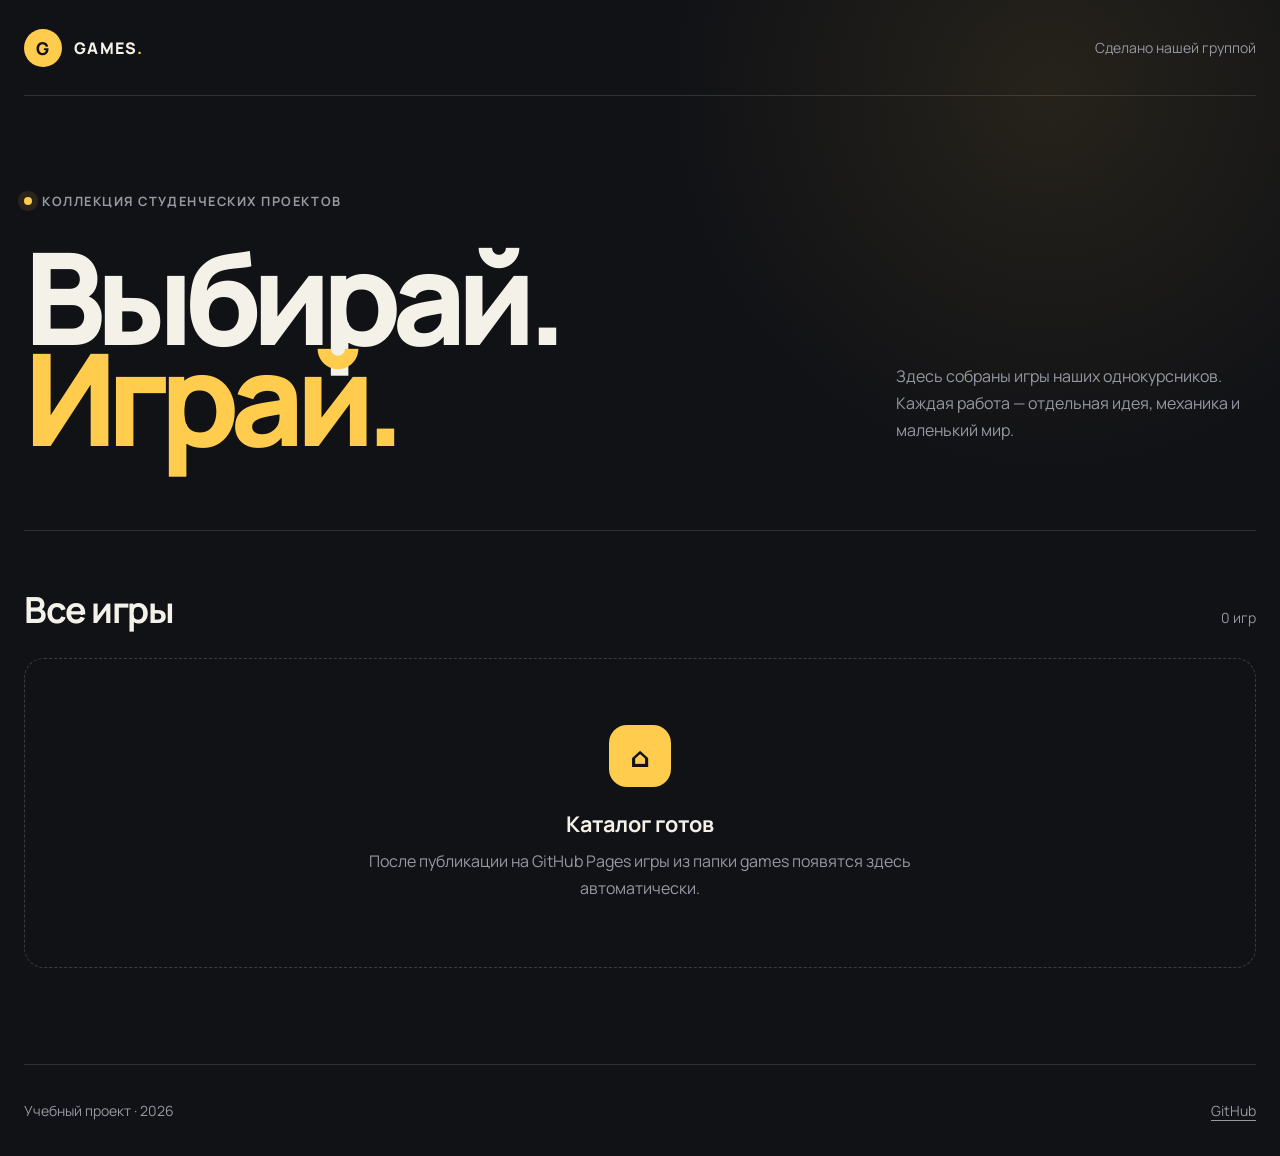
<file: index.html>
<!doctype html>
<html lang="ru">
  <head>
    <meta charset="UTF-8" />
    <meta name="viewport" content="width=device-width, initial-scale=1.0" />
    <meta
      name="description"
      content="Каталог браузерных игр, созданных нашей группой"
    />
    <meta name="theme-color" content="#111216" />
    <link
      rel="icon"
      type="image/svg+xml"
      href="data:image/svg+xml,%3Csvg xmlns='http://www.w3.org/2000/svg' viewBox='0 0 64 64'%3E%3Crect width='64' height='64' rx='16' fill='%23ffcc4d'/%3E%3Cpath d='M20 23h24a10 10 0 0 1 9 14l-4 10a6 6 0 0 1-10 2l-3-4h-8l-3 4a6 6 0 0 1-10-2l-4-10a10 10 0 0 1 9-14Z' fill='%23111216'/%3E%3Cpath d='M21 32v8m-4-4h8' stroke='%23ffcc4d' stroke-width='3' stroke-linecap='round'/%3E%3Ccircle cx='42' cy='33' r='2' fill='%23ffcc4d'/%3E%3Ccircle cx='46' cy='38' r='2' fill='%23ffcc4d'/%3E%3C/svg%3E"
    />
    <title>Игры нашей группы</title>
    <link rel="stylesheet" href="./style.css" />
  </head>
  <body>
    <header class="site-header">
      <a class="brand" href="./" aria-label="Игры нашей группы — главная">
        <span class="brand-mark" aria-hidden="true">G</span>
        <span>GAMES<span class="brand-dot">.</span></span>
      </a>
      <p class="header-note">Сделано нашей группой</p>
    </header>

    <main>
      <section class="intro" aria-labelledby="page-title">
        <p class="eyebrow"><span></span> Коллекция студенческих проектов</p>
        <div class="intro-row">
          <h1 id="page-title">Выбирай.<br /><em>Играй.</em></h1>
          <p class="intro-copy">
            Здесь собраны игры наших однокурсников. Каждая работа — отдельная
            идея, механика и маленький мир.
          </p>
        </div>
      </section>

      <section class="catalog-section" aria-labelledby="catalog-title">
        <div class="section-heading">
          <h2 id="catalog-title">Все игры</h2>
          <span id="games-count" class="games-count" aria-live="polite"></span>
        </div>

        <div id="catalog" class="catalog" aria-live="polite" aria-busy="true">
          <div class="status-card">
            <span class="loader" aria-hidden="true"></span>
            <h3>Загружаем игры</h3>
            <p>Собираем последние проекты из каталога.</p>
          </div>
        </div>
      </section>
    </main>

    <footer>
      <p>Учебный проект · <span id="year"></span></p>
      <a href="https://github.com/" target="_blank" rel="noreferrer">GitHub</a>
    </footer>

    <template id="game-card-template">
      <article class="game-card">
        <div class="game-visual" aria-hidden="true">
          <span class="game-number"></span>
          <span class="game-symbol"></span>
        </div>
        <div class="game-info">
          <p class="game-label">Игра</p>
          <h3 class="game-title"></h3>
          <a class="play-link" href="#">
            Запустить
            <span aria-hidden="true">↗</span>
          </a>
        </div>
      </article>
    </template>

    <script src="./script.js" defer></script>
  </body>
</html>
</file>
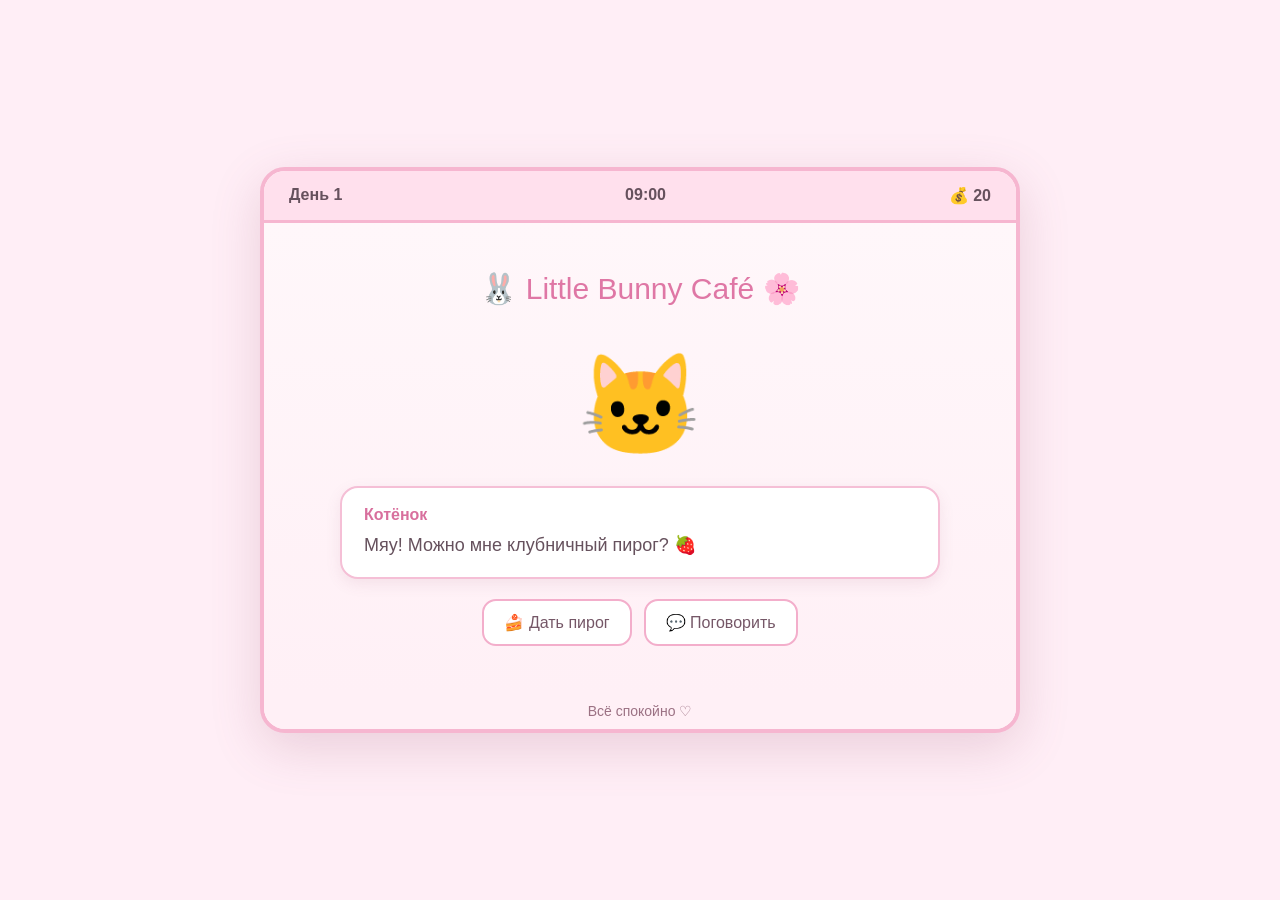
<file: sweet cafe/index.html>
<!DOCTYPE html>
<html lang="ru">
<head>
    <meta charset="UTF-8">
    <meta name="viewport" content="width=device-width, initial-scale=1.0">

    <title>Little Bunny Café</title>

    <link rel="stylesheet" href="style.css">
</head>

<body>

    <div class="game">

        <!-- Верхняя панель -->
        <header class="top-bar">
            <div id="day">День 1</div>
            <div id="time">09:00</div>
            <div id="money">💰 20</div>
        </header>


        <!-- Само кафе -->
        <main class="cafe">

            <div class="cafe-name">
                🐰 Little Bunny Café 🌸
            </div>

            <!-- Посетитель -->
            <div id="customer" class="customer">
                🐱
            </div>

            <!-- Реплика -->
            <div class="dialogue">

                <div id="customer-name" class="customer-name">
                    Котёнок
                </div>

                <div id="dialogue-text">
                    Мяу! Можно мне клубничный пирог? 🍓
                </div>

            </div>


            <!-- Кнопки -->
            <div id="choices" class="choices">

                <button onclick="serveCake()">
                    🍰 Дать пирог
                </button>

                <button onclick="talkToCustomer()">
                    💬 Поговорить
                </button>

            </div>

        </main>


        <!-- Нижняя панель -->
        <footer>
            <span id="status">
                Всё спокойно ♡
            </span>
        </footer>

    </div>

    <script src="script.js"></script>

</body>
</html>
</file>
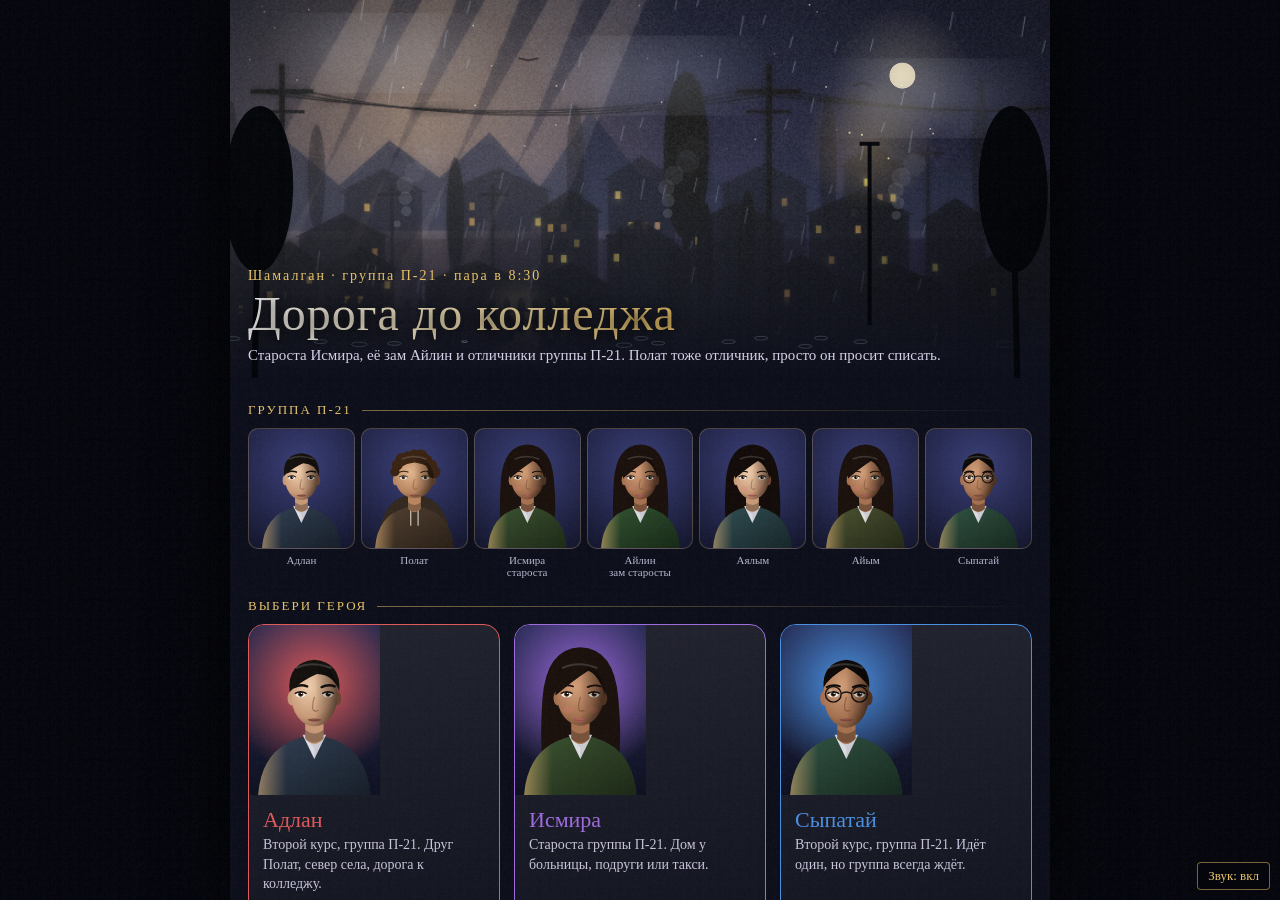
<file: games/12345капрнн/index.html>
<!DOCTYPE html>
<html lang="ru">
<head>
<meta charset="utf-8">
<meta name="viewport" content="width=device-width, initial-scale=1">
<title>Дорога до колледжа</title>
<style>
*{box-sizing:border-box}
html,body{height:100%;margin:0}
body{font-family:Georgia,"Times New Roman",serif;background:#05060d;color:#e8e6f0}
#app{max-width:820px;height:100%;margin:0 auto;display:flex;flex-direction:column;background:#0c0e1a;box-shadow:0 0 60px #000}
#stage{flex:1;min-height:180px;position:relative;display:flex;align-items:center;justify-content:center;transition:background .6s;overflow:hidden}
#stage::after{content:"";position:absolute;inset:0;background:radial-gradient(ellipse at center,transparent 35%,rgba(0,0,0,.65) 100%);pointer-events:none}
#scene{font-size:min(30vw,170px);filter:drop-shadow(0 8px 14px rgba(0,0,0,.6)) brightness(.85)}
#sp{position:absolute;right:6%;bottom:-18px;font-size:min(22vw,110px);z-index:2;animation:pop .25s;filter:drop-shadow(0 0 12px rgba(0,0,0,.8))}
@keyframes pop{from{transform:translateY(20px);opacity:0}to{transform:none;opacity:1}}
#clock,#place{position:absolute;top:10px;z-index:3;background:rgba(5,6,13,.75);color:#e9c46a;padding:4px 10px;border-radius:4px;font-size:14px;border:1px solid rgba(233,196,106,.35)}
#clock{left:12px}
#place{right:12px;color:#c9c6dc;border-color:rgba(255,255,255,.2)}
#box{background:rgba(8,9,18,.96);border-top:2px solid #e9c46a;padding:18px 18px 22px;min-height:230px;display:flex;flex-direction:column;gap:12px}
#name{align-self:flex-start;background:#e9c46a;color:#0c0e1a;font-weight:700;padding:3px 14px;border-radius:4px;min-height:26px;letter-spacing:.5px}
#name:empty{visibility:hidden}
#txt{font-size:19px;line-height:1.55;min-height:84px;cursor:pointer;color:#f1eff8}
#ch{display:flex;flex-direction:column;gap:8px}
button{font:inherit;cursor:pointer}
.opt{background:rgba(255,255,255,.06);color:#f1eff8;border:1px solid rgba(233,196,106,.45);border-radius:6px;padding:12px 14px;text-align:left;font-size:17px}
.opt:hover,.opt:focus-visible{background:#e9c46a;color:#0c0e1a;outline:none}
#hint{font-size:13px;opacity:.5;align-self:flex-end;font-style:italic}
.menu{padding:28px 18px;overflow:auto;flex:1;background:radial-gradient(circle at 50% 0,#1d2144,#0c0e1a 70%)}
.menu h1{margin:0 0 4px;font-size:32px;color:#e9c46a;font-weight:400;letter-spacing:1px}
.menu p{margin:0 0 20px;color:#b9b6cf}
.card{display:flex;gap:14px;align-items:center;width:100%;background:rgba(255,255,255,.05);border:1px solid rgba(233,196,106,.4);border-radius:8px;padding:12px 14px;margin-bottom:12px;text-align:left;color:#e8e6f0}
.card:hover,.card:focus-visible{background:rgba(233,196,106,.18);outline:none}
.card .e{font-size:44px}
.card b{font-size:20px;display:block;color:#e9c46a;font-weight:400}
.card small{font-size:14px;color:#b9b6cf}
.end{padding:22px 18px;background:#05060d;color:#e8e6f0;text-align:center;display:flex;flex-direction:column;gap:10px;align-items:center;border-top:2px solid #e9c46a}
.end h2{margin:0;font-size:28px;color:#e9c46a;font-weight:400}
.end p{margin:0;font-size:18px;line-height:1.5;max-width:560px}
.row{display:flex;gap:8px;flex-wrap:wrap;justify-content:center}
.btn{background:#e9c46a;color:#0c0e1a;border:0;border-radius:6px;padding:11px 16px;font-weight:700}
.btn.alt{background:transparent;color:#e9c46a;border:1px solid #e9c46a}

@keyframes fall{from{transform:translateY(-30px) rotate(0);opacity:0}15%{opacity:.8}to{transform:translateY(105vh) rotate(300deg);opacity:0}}
@keyframes shk{0%,100%{transform:none}20%{transform:translate(-9px,5px)}40%{transform:translate(8px,-6px)}60%{transform:translate(-6px,-4px)}80%{transform:translate(5px,6px)}}
@keyframes fin{from{opacity:0}to{opacity:1}}
.pt{position:absolute;top:0;z-index:1;pointer-events:none;animation:fall linear infinite}
.dec{position:absolute;bottom:6px;z-index:1;opacity:.5;filter:brightness(.7);pointer-events:none}
#stage.shake #scene{animation:shk .5s 2}
#stage{animation:fin .7s}

#cv{position:absolute;inset:0;width:100%;height:100%;animation:zm 40s linear forwards}
@keyframes zm{to{transform:scale(1.1)}}
@keyframes gr{to{background-position:60px 40px}}
body::after{content:"";position:fixed;inset:0;pointer-events:none;z-index:9;opacity:.08;background-image:url("data:image/svg+xml;utf8,<svg xmlns='http://www.w3.org/2000/svg' width='160' height='160'><filter id='n'><feTurbulence baseFrequency='.9' numOctaves='2'/></filter><rect width='160' height='160' filter='url(%23n)'/></svg>");animation:gr .5s steps(3) infinite}
#stage::before{content:"";position:absolute;inset:0;z-index:2;pointer-events:none;background:linear-gradient(#000 0 5%,transparent 5% 95%,#000 95%)}
#stage::after{z-index:2}
#clock,#place{z-index:4;top:calc(5% + 8px)}
#sp{z-index:3;right:3%;bottom:0;width:min(34%,210px);font-size:0}
#sp svg{width:100%;display:block;filter:drop-shadow(0 0 18px #000) brightness(.78) contrast(1.1)}
.menu{padding:0;display:flex;flex-direction:column;background:#0c0e1a}
.hd{flex:0 0 42%;min-height:230px;position:relative;overflow:hidden}
.hd::after{content:"";position:absolute;inset:0;background:linear-gradient(transparent 40%,#0c0e1a)}
.ttl{position:absolute;left:18px;bottom:14px;z-index:3}
.ttl small{color:#e9c46a;letter-spacing:2px;font-size:14px}
.ttl h1{margin:2px 0 0;font-size:clamp(30px,8vw,48px);text-shadow:0 2px 14px #000}
.list{padding:8px 18px 22px}
.card{background:linear-gradient(90deg,rgba(255,255,255,.07),rgba(255,255,255,.02))}
.card svg{width:54px;height:70px;border-radius:6px;background:linear-gradient(#2b3260,#10121f);flex:none}
#snd{position:fixed;right:10px;bottom:10px;z-index:10;background:rgba(5,6,13,.8);color:#e9c46a;border:1px solid rgba(233,196,106,.5);border-radius:4px;padding:5px 10px;font-size:13px}
.end{max-height:58%;overflow:auto}

.tcard{position:absolute;z-index:5;left:50%;top:42%;transform:translate(-50%,-50%);font-size:clamp(22px,6vw,36px);letter-spacing:3px;color:#e9c46a;text-shadow:0 2px 14px #000;white-space:nowrap;opacity:0;animation:tc 2.6s ease forwards;pointer-events:none}
@keyframes tc{0%{opacity:0;letter-spacing:12px}25%,70%{opacity:1;letter-spacing:3px}100%{opacity:0}}
.wcap{position:absolute;z-index:5;left:50%;bottom:11%;transform:translateX(-50%);width:86%;text-align:center;font-size:19px;line-height:1.4;color:#f1eff8;text-shadow:0 2px 10px #000;animation:fin 1.4s}
.wskip{position:absolute;right:12px;bottom:8px;z-index:5;font-size:12px;opacity:.5}
@keyframes br{50%{transform:translateY(-3px) scale(1.012)}}
#sp svg{animation:br 3.6s ease-in-out infinite;transform-origin:bottom}
.opt{transition:transform .15s,background .15s}.opt:hover{transform:translateX(6px)}
@media (prefers-reduced-motion:reduce){.tcard,.wcap,#sp svg{animation:none}.tcard{opacity:1}}
@media (prefers-reduced-motion:reduce){.pt,#stage,#stage.shake #scene,#sp{animation:none}#stage{transition:none}}
#sp svg{filter:drop-shadow(0 0 18px #000) brightness(.92) contrast(1.08)}
</style>
</head>
<body>
<div id="app"></div>
<script>
// ====== ДАННЫЕ ======
var BG={home_a:['#2b2a4c','#7a4e6b','🏢','7:30','Дом Адлана'],home_i:['#3a2540','#a0566e','🏡','7:30','Дом Исмиры'],home_s:['#1c3a3a','#4d6b4a','🛖','7:30','Дом Сыпатая'],street:['#1e2a4a','#3e5a6e','🏙️','8:10','Улица'],park:['#10302a','#2d6a4f','🌳','8:10','Парк'],bus:['#20263a','#4a5670','🚌','8:10','Маршрутка'],college:['#23284d','#4a5fa8','🏫','8:30','Колледж'],taxi:['#3a2d14','#9a6a26','🚕','8:05','Такси'],yard:['#2e2418','#6a7a3a','🏘️','7:50','Дворы'],stop:['#1c2f3a','#4a5a9a','🚏','7:55','Остановка']};
var SP={'Адлан':'🧑‍🎓','Полат':'😎','Исмира':'👩‍🎓','Айлин':'👧','Аялым':'👩‍🦰','Айым':'👱‍♀️','Сыпатай':'🧒','Староста':'🧐','Таксист':'👨‍✈️','Старичок':'👴','Девушка':'🙍‍♀️','Препод':'👨‍🏫'};
var HEROES={a:['Адлан','🧑‍🎓','Ходит с другом Полатом. Ждать его или уйти?','a0'],i:['Исмира','👩‍🎓','Подруги, такси или пешком — и риск опоздать.','i0'],s:['Сыпатай','🧒','Идёт один: велосипед, автобус, самокат или дворы.','s0']};
var S={};
function sc(id,bg,lines,ch){S[id]={bg:bg,lines:lines,ch:ch}}
function en(id,bg,title,text,icon){S[id]={bg:bg,end:1,title:title,text:text,icon:icon}}

// --- АДЛАН ---
sc('a0','home_a',['|Утро. Будильник орёт в третий раз, до пары в колледже, а она начинается в 8:30, остался час.','|Телефон вибрирует — пишет Полат.','Полат|Адлан, я проснулся! Подожди меня у подъезда, я выйду через пять минут.','Адлан|Твои «пять минут» меряют геологическими эпохами. За это время вымирали мамонты.','|Ты уже одет и стоишь у двери.'],[['Подождать Полата','a_wait'],['Уйти без него','a_go']]);
sc('a_wait','street',['|Проходит пять минут. Потом десять.','Адлан|Полат, ты где?','Полат|Уже бегу! Только носок найду!','Адлан|Один носок найдёшь, второй потеряешь по дороге. Я тебя знаю.'],[['Подождать ещё','a_wait2'],['Сказать «догоняй» и уйти','a_go']]);
sc('a_wait2','street',['|Из-за поворота выскакивает Полат: куртка нараспашку, волосы торчат в разные стороны, в зубах зажат кусок хлеба.','Полат|Всё, я тут! Побежали?','Адлан|У тебя носки разные.','Полат|Это стиль. Называется «авангард».','|Часы показывают 8:10. Пара в 8:30.'],[['Бежать на маршрутку','a_bus'],['Идти пешком через парк','a_park']]);
sc('a_bus','bus',['|Маршрутка застряла позади трактора на Жибек Жолы. Водитель разводит руками.','Полат|Может, выйдем и побежим?','Адлан|Мы стоим так долго, что рядом уже начали строить дом.'],[['Выйти и бежать','e_a_run'],['Ждать, вдруг поедет','e_a_late']]);
sc('a_park','park',['Полат|Адлан, ты лабораторную по программированию сделал? Дай списать, как всегда.','Адлан|Конечно сделал. А свою ты опять не открывал?','Полат|Открывал! Открыл и закрыл. Это считается?','Адлан|Это считается, как похороны: пришёл, постоял, ушёл.'],[['Дать списать','e_a_cheat'],['Объяснить тему по дороге','e_a_help']]);
sc('a_go','street',['|Ты идёшь один. Через пару минут телефон вибрирует.','Полат|Серьёзно?! Я же сказал, что бегу…','Полат|Ты бросил меня, как мою лабораторную: на самом интересном месте.'],[['Ответить: «Встретимся на паре»','e_a_solo'],['Позвонить и извиниться','e_a_sorry']]);
en('e_a_run','college','Спринтеры','Вы влетаете в аудиторию за секунду до препода. Полат падает на парту: «Адлан, я сейчас упаду». Но вы успели!','🏃');
en('e_a_late','college','Опоздали вместе','Маршрутка дотащилась в 8:50. Препод посмотрел на вас и на часы. Зато было о чём поговорить в пробке.','🕘');
en('e_a_cheat','college','Одинаковые ошибки','Препод сразу заметил две одинаковые ошибки в программах. Теперь вы оба пересдаёте, а отличникам это обидно вдвойне. Дружба крепкая, репутация — нет.','📝');
en('e_a_help','college','Верный друг','Пока шли через парк, Адлан объяснил тему, и Полат впервые за месяц написал код сам. На паре он получил пятёрку, как и положено отличнику, и купил тебе шаурму.','🤝');
en('e_a_solo','college','Сам по себе','Ты пришёл первым и занял лучшее место. Полат появился на третьей паре и три дня делал вид, что обижен.','🪑');
en('e_a_sorry','college','Мир восстановлен','Полат вздохнул в трубку: «Ладно, в следующий раз жду я». Вы встретились у входа и вместе пошли на пару.','☮️');

// --- ИСМИРА ---
sc('i0','home_i',['|Исмира красит ресницы у зеркала. В чате девочек шумно.','Айлин|Выходим в 8:00 у остановки! Не опаздывай!','Аялым|Я возьму тебе булочку 🥐','Айым|А я возьму хорошее настроение. Бегом!','|А за окном как раз стоит свободное такси.'],[['Пойти с подругами','i_girls'],['Вызвать такси','i_taxi'],['Пойти пешком одной','i_walk']]);
sc('i_girls','stop',['|У остановки возле больницы стоят три знакомые фигуры. Айлин машет рукой, Аялым что-то жуёт, а Айым уже достала телефон для первого кадра.','Айлин|Наконец-то! Автобус через две минуты.','Аялым|Рядом кофейня. Я бы выпила кофе…','Айым|А я бы сфоткалась на фоне рассвета!','Исмира|Девочки, пара через двадцать минут.'],[['Зайти за кофе','e_i_coffee'],['Сразу на автобус','i_girls2']]);
sc('i_girls2','college',['|Вы вбегаете в колледж. У входа стоит строгая кураторша с журналом.','Куратор|Почему вы позже звонка на две минуты?'],[['Сказать правду','e_i_honest'],['Придумать отмазку','e_i_excuse']]);
sc('i_taxi','taxi',['Таксист|Куда едем?','Исмира|В колледж, пожалуйста. Быстро.','Таксист|Быстро — это как в кино или по правилам?','Исмира|По правилам. Но если опоздаю, то как в кино.','Таксист|Тогда пристегнись. У меня три правила: не хлопать дверью, не плакать и не говорить «уже скоро».'],[['Поболтать с таксистом','e_i_chat'],['Уткнуться в телефон','e_i_phone']]);
sc('i_walk','street',['|Исмира идёт пешком. На часах 8:10, пара в 8:30, а идти ещё двадцать пять минут.','Исмира|Ну всё, я опоздаю…','Исмира|А староста, между прочим, должна подавать пример. Пример: как красиво опаздывать.','Айым|Исмира, ты где? Мы заняли тебе место!'],[['Бежать изо всех сил','e_i_run'],['Идти спокойно и написать, что опоздаешь','e_i_calm']]);
en('e_i_coffee','college','Весёлое опоздание','Кофе был отличный, фото тоже. На пару вы пришли в 8:45 с пластиковыми стаканчиками. Препод только вздохнул.','☕');
en('e_i_honest','college','Честность — лучшая политика','Кураторша выслушала и записала только «замечание». Вы получили лёгкий выговор и уважение за честность.','📋');
en('e_i_excuse','college','Отмазка не прошла','«Автобус сломался!» — сказала Исмира. Кураторша: «Я на нём приехала». Дежурство по аудитории на неделю на четверых.','🧹');
en('e_i_chat','college','Семейные связи','Оказалось, таксист — дядя Айым! Он отвёз бесплатно и высадил прямо у входа. Ты пришла вовремя.','👨‍👧');
en('e_i_phone','college','Королева такси','Ты приехала на десять минут раньше. Подруги пишут, что застряли у кофейни. Ты заняла им места и держала оборону.','👑');
en('e_i_run','college','Пробежка на каблуках','Ты влетела в класс красная и запыхавшаяся. Опоздала на минуту, зато девочки зааплодировали.','👠');
en('e_i_calm','college','Спокойно и с опозданием','Ты пришла на двадцать минут позже. Преподаватель принял извинение, а подруги сохранили конспект.','📓');

// --- СЫПОТАЙ ---
sc('s0','home_s',['|Сыпатай человек самостоятельный. Друзья ещё спят, а он уже на ногах.','Сыпатай|Сегодня иду один. Вопрос только — на чём?','Сыпатай|Варианты: ноги, надежда и чудо. Чудо сейчас в пробке.'],[['Велосипед','s_bike'],['Автобус','s_bus'],['Пешком дворами','s_walk'],['Самокат','s_scooter']]);
sc('s_bike','street',['|Утро только начинается: над крышами висит туман, в соседнем дворе кукарекает петух, а с гор тянет холодом.','|Цепь звякает. Впереди развилка.','Сыпатай|По дороге короче, но там машины. Через парк дольше, зато красиво.'],[['По дороге','e_s_road'],['Через парк','s_park']]);
sc('s_park','park',['|В парке на лавке сидит старичок с шахматами.','Старичок|Молодой человек, партию? Пять минут!'],[['Сыграть','e_s_chess'],['Вежливо отказаться','e_s_ride']]);
sc('s_bus','bus',['|Автобус забит как банка с шпротами. Следующий через двенадцать минут.'],[['Втиснуться','e_s_crowd'],['Подождать следующий','s_wait']]);
sc('s_wait','stop',['|На остановке стоит девушка с тубусом и вздыхает.','Девушка|Мой автобус тоже не пришёл. А мне на экзамен.'],[['Предложить такси на двоих','e_s_taxi'],['Пойти пешком','e_s_late']]);
sc('s_walk','yard',['|Во дворах пахнет жареной картошкой. Вдруг из-за забора выскакивает огромная собака.','Сыпатай|Спокойно, спокойно…','Сыпатай|Это не паника. Это ускоренная версия спокойствия.'],[['Угостить печеньем','e_s_dog'],['Обойти стороной','s_walk2']]);
sc('s_walk2','yard',['|Ты обходишь двор и попадаешь в тупик. Впереди невысокий забор.'],[['Перелезть через забор','e_s_fence'],['Вернуться назад','e_s_late']]);
sc('s_scooter','street',['|Самокат летит как ветер. Впереди огромная лужа.'],[['Прыгнуть через лужу','e_s_jump'],['Объехать','e_s_ride']]);
en('e_s_road','college','Быстро, но нервно','Ты приехал за 15 минут, но дважды чудом не попал под машину. Нервов хватит до конца недели.','🚦');
en('e_s_chess','college','Шахматный гений','Ты выиграл партию за пять минут. Старичок оказался преподавателем колледжа. Он поставил тебе «отлично» вперёд.','♟️');
en('e_s_ride','college','Идеальное утро','Ты приехал вовремя, в хорошем настроении, и ни с кем не поссорился. Редкий случай.','🌞');
en('e_s_crowd','college','Консервы','Ты доехал, но тебя прижало к двери. Вышел помятый, с чужим зонтиком в рюкзаке. Вовремя, но странно.','☂️');
en('e_s_taxi','college','Новая знакомая','В такси выяснилось, что вы идёте в один колледж, только она на втором курсе. Теперь есть с кем ходить на обед.','🤝');
en('e_s_late','college','Опоздал, но живой','Ты опоздал на 25 минут, но принёс отличное оправдание и конспект друга.','🕘');
en('e_s_dog','college','Друг на всю жизнь','Собака съела печенье и проводила тебя до угла. Теперь она каждое утро ждёт тебя у забора.','🐕');
en('e_s_fence','college','Паркур','Ты перемахнул забор и приземлился в клумбе. В колледж пришёл с цветком в волосах и вовремя.','🌼');
en('e_s_jump','college','Мокрый герой','Ты прыгнул, самокат остался в луже, а ты на другой стороне. Пара началась в мокрых кроссовках.','💦');


// ====== РАСШИРЕНИЕ ИСТОРИИ ======
function sk(){for(var i=0;i<arguments.length;i++)S[arguments[i]].shake=1}
// --- Адлан ---
sc('a0','home_a',['|Утро в Шамалгане. Будильник орёт в третий раз. За окном серо и моросит, где-то лает собака, а на улице Макатаева пахнет дымом из печных труб.','|Адлан натягивает куртку и пытается найти второй кроссовок. Пара в колледже в 8:30, а на часах уже 7:30.','Мама|Адлан, завтрак на столе! Хоть бутерброд возьми!','Адлан|Мам, некогда!','|Телефон вибрирует — пишет Полат.','Полат|Адлан, я проснулся! Подожди меня у подъезда, я выйду через пять минут.','Адлан|Твои «пять минут» меряют геологическими эпохами. За это время вымирали мамонты.','|Адлан знает, что у Полата «пять минут» могут растянуться на полчаса.'],[['Подождать Полата','a_wait'],['Уйти без него','a_go'],['Взять бутерброд и подождать','a_wait']]);
SP['Мама']='👩';
sc('a_wait2','street',['|Из-за поворота выскакивает Полат: куртка нараспашку, волосы торчат в разные стороны, в зубах зажат кусок хлеба.','Полат|Всё, я тут! Побежали?','Адлан|У тебя носки разные.','Полат|Это стиль. Называется «авангард».','|Он запыхался, шнурки не завязаны, а в руке — недоеденная булка.','|Часы показывают 8:10. Пара в 8:30.','Полат|У меня идея, но она тебе не понравится.'],[['Бежать на маршрутку','a_bus'],['Идти пешком через парк','a_park'],['Зайти в магазин за шаурмой','a_shop']]);
sc('a_shop','street',['|В магазине у кассы очередь, пахнет свежей выпечкой.','Продавщица|Молодые люди, вам что-нибудь?','Полат|Две шаурмы! Нет, три!','Адлан|Три? Ты собрался завтракать или открывать филиал?','Адлан|Полат, мы опоздаем!','Полат|Давай хотя бы по одной возьмём. На голодную голову я всё равно ничего не запомню.','Адлан|Это не голова, это системный блок без питания.'],[['Купить и бежать','e_a_shawarma'],['Отказаться и тащить Полата за рукав','a_park']]);
SP['Продавщица']='👩‍🍳';
sc('a_park','park',['|В парке туман, на лужах плёнка льда. Под ногами хрустят листья.','Полат|Адлан, ты лабораторную по программированию сделал? Дай списать, как всегда.','Адлан|Конечно сделал. А свою ты опять не открывал?','Полат|Открывал! Открыл и закрыл. Это считается?','Адлан|Это считается, как похороны: пришёл, постоял, ушёл.','|Впереди развилка: по дорожке или напрямик через стройку.'],[['Дать списать на ходу','e_a_cheat'],['Объяснить тему по дороге','e_a_help'],['Срезать через стройку','a_site']]);
sc('a_site','park',['|За забором стройка. Гудит экскаватор, лежат трубы.','Охранник|Эй, вы куда?! Здесь нельзя!','Полат|Бежим!!!'],[['Побежать за Полатом','e_a_site'],['Остановиться и извиниться','e_a_guard']]);
SP['Охранник']='💂';
sc('a_go','street',['|Адлан идёт один. На душе легко, но в телефоне ещё тише, чем обычно.','|Через пару минут телефон вибрирует.','Полат|Серьёзно?! Я же сказал, что бегу…','Полат|Ты бросил меня, как мою лабораторную: на самом интересном месте.','|Следом приходит ещё одно сообщение: фото брошенных кроссовок и подпись «я уже на улице».'],[['Ответить: «Встретимся на паре»','e_a_solo'],['Позвонить и извиниться','e_a_sorry'],['Вернуться за ним','a_wait2']]);
sk('a_site','a_bus');
en('e_a_shawarma','college','Сытые и довольные','Вы опоздали на десять минут, но с шаурмой. Препод учуял запах и забыл поставить пропуск. Полат даже поделился.','🌯');
en('e_a_site','college','Беглецы со стройки','Вы перелезли через трубы и вылетели к колледжу. Полат потерял телефон, но нашёл его в кармане. Успели за минуту до звонка.','🏗️');
en('e_a_guard','college','Вежливость города берёт','Охранник вздохнул и показал безопасную дорожку. Из-за этого вы опоздали на пять минут, зато с новым другом-охранником.','💂');
// --- Исмира ---
sc('i0','home_i',['|Исмира красит ресницы у зеркала. На подоконнике дремлет кот, а в окне серое утро. Дом стоит недалеко от сельской больницы, на тихой улице, где по утрам пахнет свежим хлебом.','Мама|Исмира, возьми шарф, на улице ветер!','Исмира|Хорошо, мам!','|В чате девочек шумно.','Айлин|Выходим в 8:00 у остановки! Не опаздывай!','Аялым|Я возьму тебе булочку 🥐','Айым|А я возьму хорошее настроение. Бегом!','|Пара в 8:30. А за окном как раз стоит свободное такси.'],[['Пойти с подругами','i_girls'],['Вызвать такси','i_taxi'],['Пойти пешком одной','i_walk']]);
sc('i_girls','stop',['|У остановки возле больницы стоят три знакомые фигуры. Айлин машет рукой, Аялым что-то жуёт, а Айым уже достала телефон для первого кадра.','Айлин|Наконец-то! Автобус через две минуты.','Аялым|Рядом кофейня. Я бы выпила кофе…','Айым|А я бы сфоткалась на фоне рассвета! Смотрите, какой свет!','Исмира|Девочки, пара через двадцать минут.','Айлин|Ой, а у меня реферат не распечатан!'],[['Зайти за кофе','e_i_coffee'],['Сразу на автобус','i_girls2'],['Сделать общее фото','e_i_photo']]);
sc('i_taxi','taxi',['Таксист|Куда едем?','Исмира|В колледж, пожалуйста. Быстро.','Таксист|Быстро — это как в кино или по правилам?','Исмира|По правилам. Но если опоздаю, то как в кино.','Таксист|Тогда пристегнись. У меня три правила: не хлопать дверью, не плакать и не говорить «уже скоро».','|За окном проплывают заборы, тополя и низкие дома. Тихо играет радио.'],[['Поболтать с таксистом','e_i_chat'],['Уткнуться в телефон','e_i_phone'],['Попросить заехать за подругами','i_taxi2']]);
sc('i_taxi2','taxi',['|Такси тормозит у остановки. Три знакомые фигуры замирают.','Айлин|Исмира?!','Аялым|Ты на такси?! Предательница!','Айым|Подвези нас, пожалуйста! Мы тебе булочку отдадим!'],[['Посадить всех','e_i_squad'],['Сказать «увидимся на паре»','e_i_phone']]);
sc('i_walk','street',['|Исмира идёт пешком. На часах 8:10, пара в 8:30, а идти ещё двадцать пять минут.','Исмира|Ну всё, я опоздаю…','Исмира|А староста, между прочим, должна подавать пример. Пример: как красиво опаздывать.','Айым|Исмира, ты где? Мы заняли тебе место!','|Мимо проезжает маршрутка, водитель машет рукой.'],[['Бежать изо всех сил','e_i_run'],['Идти спокойно и написать, что опоздаешь','e_i_calm'],['Запрыгнуть в маршрутку','e_i_bus']]);
SP['Мама']='👩';
en('e_i_photo','college','Фото года','Снимок получился идеальный, его даже репостнул колледж. На пару вы вошли в 8:40. Кураторша поставила пропуск, но фото повесила на стенд.','📸');
en('e_i_squad','college','Все вместе','Таксист ехал, пока девочки делили булочку и сочиняли оправдание. Приехали вовремя и дружно сказали «здравствуйте».','🚕');
en('e_i_bus','college','Приключение в маршрутке','Ты стояла на подножке, пока бабушка рассказывала про внуков. Приехала с пирожком и ещё одним другом. Опоздала на пять минут.','🥟');
// --- Сыпатай ---
sc('s0','home_s',['|Сыпатай живёт на западной окраине Шамалгана, недалеко от музея «Атамекен». С утра во дворе пахнет дымом и мокрой травой.','|Друзья ещё спят, а он уже во дворе. Рюкзак за плечом, шнурки завязаны. Пара в 8:30.','Сыпатай|Сегодня иду один. Вопрос только — на чём?','Сыпатай|Варианты: ноги, надежда и чудо. Чудо сейчас в пробке.','|В сарае стоят велосипед и самокат. А до остановки пять минут.'],[['Велосипед','s_bike'],['Автобус','s_bus'],['Пешком дворами','s_walk'],['Самокат','s_scooter']]);
sc('s_bike','street',['|Утро только начинается: над крышами висит туман, в соседнем дворе кукарекает петух, а с гор тянет холодом.','|Цепь звякает. Впереди развилка.','Сыпатай|По дороге короче, но там машины. Через парк дольше, зато красиво. А ещё есть гаражи — самая короткая, но странная дорога.'],[['По дороге','e_s_road'],['Через парк','s_park'],['Через гаражи','s_garage']]);
sc('s_garage','yard',['|Между гаражами узко, пахнет бензином. На стене кто-то нарисовал огромного дракона.','Сыпатай|Красиво… но тут ли поворот?'],[['Ехать прямо','e_s_garage'],['Свернуть налево','e_s_lost']]);
sc('s_bus','bus',['|Автобус забит как банка с шпротами. Следующий через двенадцать минут.','|В салоне на сиденье у окна сидит бабушка с огромной сумкой. Она еле держится.'],[['Втиснуться','e_s_crowd'],['Подождать следующий','s_wait'],['Помочь бабушке с сумкой','e_s_granny']]);
sc('s_scooter','street',['|Самокат летит как ветер. Впереди огромная лужа, а за ней — знакомая остановка.','|На ней стоит одноклассник и машет рукой: «Подвези!»'],[['Прыгнуть через лужу','e_s_jump'],['Объехать','e_s_ride'],['Затормозить и подвезти друга','e_s_friend']]);
sc('s_walk','yard',['|Во дворах пахнет жареной картошкой. Из окна доносится радио.','|Вдруг из-за забора выскакивает огромная собака.','Сыпатай|Спокойно, спокойно…','Сыпатай|Это не паника. Это ускоренная версия спокойствия.'],[['Угостить печеньем','e_s_dog'],['Обойти стороной','s_walk2'],['Зайти в пекарню','e_s_bakery']]);
sk('s_walk','s_scooter','s_garage');
en('e_s_garage','college','Драконий путь','Ты проскочил гаражи и вылетел прямо к колледжу. Дракон на стене мигнул тебе глазом. Ты на месте за 12 минут.','🐉');
en('e_s_lost','college','Лабиринт гаражей','Налево оказался тупик. Ты кружил сорок минут и пришёл к концу пары. Зато знаешь все гаражи района.','🧭');
en('e_s_granny','college','Подарок от бабушки','Ты донёс сумку до остановки. Бабушка дала пирожок и пожелала хорошего дня. Ты опоздал на пять минут, но тебе улыбались.','👵');
en('e_s_friend','college','Вдвоём на самокате','Вы мчались вдвоём, и друг кричал от восторга. Приехали раньше всех и растрёпанные.','🛴');
en('e_s_bakery','college','Сладкое утро','Ты вышел из пекарни с пакетом булочек. Сторож в колледже получил одну и пустил тебя на пять минут позже.','🥐');

// ====== ДВИЖОК ======

var X={home_a:['🛋️ 📚 🪴 🕰️','✨'],home_i:['🪞 🧸 🌷 🎀','🌸'],home_s:['🪵 🐈 🧺 🎣','🍃'],street:['🚗 🚦 🏢 🚲','🌧️'],park:['🌲 🌳 🪑 🦆','🍂'],bus:['🧳 🪟 👵 🎒','💨'],college:['🚪 🪧 🎓 📚','✨'],taxi:['🛣️ 🌆 🚦 🎶','💨'],yard:['🧺 🐕 🚲 🌻','🍃'],stop:['🚏 ☂️ 🕰️ 🐦','🌧️']};
for(var k in X)BG[k]=BG[k].concat(X[k]);
function fx(st,b){
  var d=cur.end?[]:(b[5]||'').split(' '),p=cur.end?cur.icon:b[6],i;
  d.forEach(function(e,i){var n=el('span','dec',e);n.style.left=(6+i*22)+'%';n.style.fontSize=(30+(i*17)%28)+'px';st.appendChild(n)});
  for(i=0;i<16&&p;i++){var n=el('span','pt',p);n.style.left=(i*6.3)%100+'%';n.style.fontSize=(13+(i*7)%14)+'px';n.style.animationDuration=(4+(i*3)%6)+'s';n.style.animationDelay=(-(i*5)%8)+'s';st.appendChild(n)}
}
var app=document.getElementById('app'),cur,li,typing,timer,hero;
function store(){try{return JSON.parse(localStorage.getItem('collegeEnds')||'{}')}catch(e){return {}}}
function save(id){try{var s=store();s[id]=1;localStorage.setItem('collegeEnds',JSON.stringify(s))}catch(e){}}
function total(c){return Object.keys(S).filter(function(k){return k.indexOf('f_'+c+'_')==0}).length}
function found(c){var s=store();return Object.keys(s).filter(function(k){return k.indexOf('f_'+c+'_')==0}).length}
function el(t,c,h){var e=document.createElement(t);if(c)e.className=c;if(h!=null)e.innerHTML=h;return e}

function menu(){
  clearInterval(timer);app.innerHTML='';
  var m=el('div','menu');
  m.appendChild(el('h1',0,'Дорога до колледжа'));
  m.appendChild(el('p',0,'Выбери героя. Твои решения определяют, как пройдёт утро.'));
  Object.keys(HEROES).forEach(function(k){
    var h=HEROES[k],b=el('button','card','<span class="e">'+h[1]+'</span><span><b>'+h[0]+'</b><small>'+h[2]+'<br>Концовки: '+found(k)+' / '+total(k)+'</small></span>');
    b.onclick=function(){hero=k;go(h[3])};m.appendChild(b);
  });
  app.appendChild(m);
}

function go(id){
  if(S[id].pick)return go(S[id].pick());
  if(S[id].bg&&S[id].bg.indexOf('home')!=0&&lastBg.indexOf('home')==0&&!S[id].end){lastBg=S[id].bg;return walk(function(){go(id)})}
  cur=Object.assign({},S[id],{id:id});cur.lines=(cur.lines||[]).map(function(l){var m=l.match(/^(!?)([a-z0-9]+)\?([\s\S]*)$/);if(!m)return l;return (!!G[m[2]])!==(m[1]=='!')?m[3]:null}).filter(function(l){return l!==null});li=0;lastBg=cur.bg;clearInterval(timer);app.innerHTML='';
  var b=BG[cur.bg],st=el('div'),stage=el('div');stage.id='stage';
  stage.style.background='linear-gradient(180deg,'+b[0]+','+b[1]+')';
  stage.innerHTML='<div id="clock">'+(cur.end?(ARR[id]!=null?'8:30':'15:40'):(cur.tm||b[3]))+((cur.tm||id[0]=='f')?' · конец пар в 15:40':' · пара в 8:30')+'</div><div id="place">'+(PL[id]||b[4])+'</div><div id="sp"></div>';
  stage.className=cur.shake?'shake':'';fx(stage,b);if(cur.card)stage.appendChild(el('div','tcard',cur.card));app.appendChild(stage);
  if(cur.end){endScreen(id);return}
  var box=el('div');box.id='box';
  box.innerHTML='<div id="name"></div><div id="txt"></div><div id="ch"></div><div id="hint">нажми на текст, чтобы продолжить</div>';
  app.appendChild(box);
  document.getElementById('txt').onclick=advance;
  line();
}

function line(){
  var p=cur.lines[li].split('|'),who=p[0],text=p[1];
  document.getElementById('name').textContent=who;
  document.getElementById('sp').textContent=SP[who]||'';
  document.getElementById('ch').innerHTML='';
  var t=document.getElementById('txt'),i=0;typing=true;t.textContent='';
  document.getElementById('hint').style.visibility='visible';
  clearInterval(timer);
  timer=setInterval(function(){i++;t.textContent=text.slice(0,i);if(i>=text.length)finish(text)},18);
}
function finish(text){
  clearInterval(timer);typing=false;
  document.getElementById('txt').textContent=text;
  if(li>=cur.lines.length-1){
    document.getElementById('hint').style.visibility='hidden';
    var ch=document.getElementById('ch');
    cur.ch.forEach(function(c){var b=el('button','opt',c[0]);b.onclick=function(){if(c[2])G[c[2]]=1;go(c[1])};ch.appendChild(b)});
  }
}
function advance(){
  var text=cur.lines[li].split('|')[1];
  if(typing){finish(text);return}
  if(li<cur.lines.length-1){li++;line()}
}

function endScreen(id){
  save(id);
  var e=el('div','end');
  e.innerHTML='<h2>'+cur.title+'</h2><p>'+cur.text+'</p><p>Концовок найдено: '+found(hero)+' / '+total(hero)+'</p>';
  var r=el('div','row'),a=el('button','btn','Сыграть ещё раз'),b=el('button','btn alt','В меню');
  a.onclick=function(){go(HEROES[hero][3])};b.onclick=menu;
  r.appendChild(a);r.appendChild(b);e.appendChild(r);app.appendChild(e);
}

// ====== РЕАЛИЗМ: рисованные сцены, туман, дождь, звук ======
var raf,AC,gain,filt,snd=true,F=['Исмира','Айлин','Аялым','Айым','Мама','Продавщица','Девушка'];
var KIND={home_a:'tower',home_i:'house',home_s:'house',street:'city',park:'trees',bus:'city',college:'college',taxi:'city',yard:'house',stop:'city'};
var FXK={home_a:'dust',home_i:'dust',home_s:'leaf',street:'rain',park:'leaf',bus:'rain',college:'dust',taxi:'rain',yard:'leaf',stop:'rain'};
function R(x){return function(){x=(x*16807)%2147483647;return x/2147483647}}
function win(g,x,y,w,h,r,L){g.save();for(var yy=y+10;yy<y+h-6;yy+=14)for(var xx=x+6;xx<x+w-8;xx+=12)if(r()<.22-L*.05){g.fillStyle='rgba(255,'+(190+r()*50|0)+',110,'+(.5+r()*.4)+')';g.fillRect(xx,yy,5,7)}g.restore()}
function mk(w,h,kind,c){var cr=kind=='crowd';if(cr)kind='college';
  var o=document.createElement('canvas');o.width=w;o.height=h;
  var g=o.getContext('2d'),r=R(w+kind.length*97),L,x,sk=g.createLinearGradient(0,0,0,h);
  sk.addColorStop(0,c[0]);sk.addColorStop(1,c[1]);g.fillStyle=sk;g.fillRect(0,0,w,h);
  var gl=g.createRadialGradient(w*.25,h*.35,0,w*.25,h*.35,h*.7);gl.addColorStop(0,'rgba(255,214,150,.35)');gl.addColorStop(1,'rgba(255,214,150,0)');g.fillStyle=gl;g.fillRect(0,0,w,h);
  if(!IN.test(kind))mtn(g,w,h,r);
  if(IN.test(kind))inter(g,w,h,kind,r);else for(L=0;L<3;L++){
    var base=h*(.6+L*.1);g.fillStyle='rgba('+(14-L*4)+','+(16-L*4)+','+(28-L*7)+','+(.55+L*.22)+')';x=-10;
    while(x<w){
      if(kind=='trees'){var tw=30+r()*50,th=80+r()*140-L*20;g.beginPath();g.moveTo(x,base);g.lineTo(x+tw/2,base-th);g.lineTo(x+tw,base);g.fill();x+=tw*.6}
      else if(kind=='house'){var bw=60+r()*70,bh=40+r()*50-L*8;g.fillRect(x,base-bh,bw,bh+h);g.beginPath();g.moveTo(x-6,base-bh);g.lineTo(x+bw/2,base-bh-30);g.lineTo(x+bw+6,base-bh);g.fill();win(g,x,base-bh,bw,bh,r,L);x+=bw+r()*20}
      else if(kind=='village'){var q=r();if(q<.55){var vw=50+r()*50,vh=30+r()*30-L*5;g.fillRect(x,base-vh,vw,vh+h);g.beginPath();g.moveTo(x-5,base-vh);g.lineTo(x+vw/2,base-vh-22);g.lineTo(x+vw+5,base-vh);g.fill();win(g,x,base-vh,vw,vh,r,L);x+=vw+r()*30}else if(q<.85){var ph=90+r()*70-L*15;g.beginPath();g.ellipse(x+8,base-ph/2,8,ph/2,0,0,7);g.fill();x+=22+r()*20}else{g.fillRect(x,base-80,3,80);g.fillRect(x-12,base-72,28,3);x+=30+r()*40}}else{var bw2=40+r()*60,bh2=(kind=='tower'?170:62)*(.4+r())-L*25;if(kind=='college'&&L==0&&x>w*.3&&x<w*.7){bw2=w*.4;bh2=h*.34}g.fillRect(x,base-bh2,bw2,bh2+h);win(g,x,base-bh2,bw2,bh2,r,L);x+=bw2+r()*8}
    }
  }
  var gr=g.createLinearGradient(0,h*.8,0,h);gr.addColorStop(0,'rgba(8,9,16,0)');gr.addColorStop(1,'rgba(4,5,10,.95)');g.fillStyle=gr;g.fillRect(0,h*.8,w,h*.2);
  if(cr)for(var pi=0;pi<26;pi++){var px=r()*w,ph=26+r()*18,py=h*(.82+r()*.12);g.fillStyle='rgba(8,9,16,.9)';g.fillRect(px-ph*.2,py-ph,ph*.4,ph);g.beginPath();g.arc(px,py-ph-ph*.18,ph*.18,0,7);g.fill()}
  return o}
function scene(box,kind,c,fo){
  cancelAnimationFrame(raf);
  var cv=el('canvas');cv.id='cv';box.insertBefore(cv,box.firstChild);
  requestAnimationFrame(function(){
    var w=cv.width=box.clientWidth,h=cv.height=box.clientHeight,bgc=mk(w,h,kind,c),g=cv.getContext('2d'),P=[],i,t=0;
    for(i=0;i<90;i++)P.push({x:Math.random()*w,y:Math.random()*h,v:.5+Math.random()});
    (function loop(){
      t++;g.drawImage(bgc,0,0);
      for(i=0;i<3;i++){var fxp=((t*.25*(i+1)+i*w*.4)%(w*1.6))-w*.3,fy=h*(.7+i*.05),fg=g.createRadialGradient(fxp,fy,0,fxp,fy,w*.45);fg.addColorStop(0,'rgba(190,200,220,.13)');fg.addColorStop(1,'rgba(190,200,220,0)');g.fillStyle=fg;g.fillRect(0,0,w,h)}
      if(OUT.test(kind)){g.strokeStyle='rgba(8,9,16,.7)';g.lineWidth=1.5;for(i=0;i<3;i++){var bx=((t*(.8+i*.3)+i*w*.35)%(w+80))-40,by=h*(.14+i*.06)+Math.sin(t/20+i)*6,wf=Math.sin(t/5+i)*5;g.beginPath();g.moveTo(bx-9,by+wf);g.lineTo(bx,by);g.lineTo(bx+9,by+wf);g.stroke()}g.lineWidth=1}
      g.strokeStyle='rgba(190,205,230,.35)';
      P.forEach(function(p){
        if(fo=='rain'){g.beginPath();g.moveTo(p.x,p.y);g.lineTo(p.x-3,p.y+14*p.v);g.stroke();p.y+=14*p.v;p.x-=2}
        else if(fo=='leaf'){g.fillStyle='rgba(200,130,50,.7)';g.fillRect(p.x,p.y,3,2);p.y+=.8*p.v;p.x+=Math.sin(t/30+p.v*9)*1.1}
        else{g.fillStyle='rgba(255,235,200,.5)';g.beginPath();g.arc(p.x,p.y,p.v*1.1,0,7);g.fill();p.y-=.2*p.v;p.x+=Math.sin(t/60+p.v*5)*.3}
        if(p.y>h||p.y<0||p.x<0||p.x>w){p.y=fo=='dust'?h:-5;p.x=Math.random()*w}
      });
      g.fillStyle='rgba(255,200,120,'+Math.max(0,.03+.02*Math.sin(t/17)*Math.sin(t/5.3))+')';g.fillRect(0,0,w,h);
      raf=requestAnimationFrame(loop)})();
  })}
function fx(st){var k=cur.bg;scene(st,KIND[k],BG[k],cur.end?'dust':FXK[k]);sound(FXK[k])}
function portrait(w){
  var f=F.indexOf(w)>=0,h=0,i;for(i=0;i<w.length;i++)h=(h*31+w.charCodeAt(i))%360;
  var hair=f?'#1b1210':(w=='Старичок'?'#aaa':'#15110f'),cl='hsl('+h+',22%,20%)';
  return '<svg viewBox="0 0 200 260" xmlns="http://www.w3.org/2000/svg"><defs><linearGradient id="sk"><stop offset="0" stop-color="#e0b894"/><stop offset=".6" stop-color="#8a6347"/><stop offset="1" stop-color="#2b1d15"/></linearGradient><linearGradient id="rm"><stop offset="0" stop-color="#ffc882"/><stop offset=".3" stop-color="#ffc882" stop-opacity="0"/></linearGradient></defs>'
  +(f?'<path d="M45 110Q40 230 60 250L140 250Q165 220 155 110Q150 40 100 38Q50 40 45 110Z" fill="'+hair+'"/>':'')
  +'<path d="M20 260Q25 175 100 165Q175 175 180 260Z" fill="'+cl+'"/><path d="M20 260Q25 175 100 165Q175 175 180 260Z" fill="url(#rm)" opacity=".5"/>'
  +'<rect x="86" y="140" width="28" height="35" fill="#6b4a35"/><ellipse cx="100" cy="108" rx="38" ry="48" fill="url(#sk)"/>'
  +'<path d="M62 100Q62 55 100 55Q140 55 138 100Q125 78 100 76Q75 78 62 100Z" fill="'+hair+'"/></svg>'}
function sound(k){
  if(!snd)return;
  try{
    if(!AC){
      AC=new (window.AudioContext||window.webkitAudioContext)();
      var b=AC.createBuffer(1,AC.sampleRate*2,AC.sampleRate),d=b.getChannelData(0),l=0,i;
      for(i=0;i<d.length;i++){l=(l+.02*(Math.random()*2-1))/1.02;d[i]=l*3.5}
      var sr=AC.createBufferSource();sr.buffer=b;sr.loop=true;filt=AC.createBiquadFilter();filt.type='lowpass';
      gain=AC.createGain();gain.gain.value=.3;sr.connect(filt);filt.connect(gain);gain.connect(AC.destination);sr.start();
    }
    AC.resume();filt.frequency.value=k=='rain'?1400:(k=='leaf'?500:250);
  }catch(e){}}
function line(){
  var p=cur.lines[li].split('|'),who=p[0],text=p[1],t=document.getElementById('txt'),i=0,sp=document.getElementById('sp');
  document.getElementById('name').textContent=who;
  sp.innerHTML=who?portrait(who):'';sp.style.animation='none';void sp.offsetWidth;sp.style.animation='';
  document.getElementById('ch').innerHTML='';typing=true;t.textContent='';
  document.getElementById('hint').style.visibility='visible';
  clearInterval(timer);
  autoSfx(text);timer=setInterval(function(){i++;t.textContent=text.slice(0,i);if(i>=text.length)finish(text)},18);
}
function menu(){
  cancelAnimationFrame(raf);clearInterval(timer);app.innerHTML='';
  var m=el('div','menu'),hd=el('div','hd','<div class="ttl"><small>Шамалган · группа П-21 · программирование · пара в 8:30</small><h1>Дорога до колледжа</h1></div>'),l=el('div','list');
  m.appendChild(hd);
  Object.keys(HEROES).forEach(function(k){
    var h=HEROES[k],b=el('button','card',portrait(h[0])+'<span><b>'+h[0]+'</b><small>'+h[2]+'<br>Концовки: '+found(k)+' / '+total(k)+'</small></span>');
    b.onclick=function(){hero=k;G={};go(h[3])};l.appendChild(b);
  });
  l.insertAdjacentHTML('beforeend',MAP);m.appendChild(l);app.appendChild(m);scene(hd,'village',['#141a33','#3b3556'],'rain');
}
var sb=el('button',0,'Звук: вкл');sb.id='snd';
sb.onclick=function(){snd=!snd;sb.textContent='Звук: '+(snd?'вкл':'выкл');if(gain)gain.gain.value=snd?.3:0;else if(snd)sound('dust')};
document.body.appendChild(sb);

// ====== ГЛАВА 2: КОЛЛЕДЖ, ЗВУКИ, НОВЫЕ МЕСТА ======
var G={};
BG.hall=['#262a40','#5a5f80','','10:50','Коридор колледжа'];BG['class']=['#2a2f3d','#6a6f55','','8:30','Аудитория'];
BG.canteen=['#3a2a20','#8a5a30','','13:00','Столовая'];BG.dusk=['#3a2040','#d08a50','','15:40','Двор колледжа'];
KIND.hall='hall';KIND['class']='room';KIND.canteen='room';KIND.dusk='college';KIND.bus='room';
FXK.hall='dust';FXK['class']='dust';FXK.canteen='dust';FXK.dusk='leaf';
F.push('Айша');
function inter(g,w,h,kind,r){
  var x,i,L;
  if(kind=='room'){
    for(x=w*.08;x<w*.9;x+=w*.3){var wg=g.createLinearGradient(0,h*.1,0,h*.6);wg.addColorStop(0,'rgba(190,210,255,.55)');wg.addColorStop(1,'rgba(120,140,190,.12)');g.fillStyle=wg;g.fillRect(x,h*.1,w*.18,h*.5);g.fillStyle='rgba(10,12,20,.8)';g.fillRect(x+w*.09-2,h*.1,4,h*.5);g.fillRect(x,h*.33,w*.18,4)}
    for(L=0;L<3;L++){var dy=h*(.66+L*.1),dw=w*(.2+L*.05);g.fillStyle='rgba('+(16-L*4)+','+(14-L*4)+',20,.92)';for(x=w*.04+L*18;x<w;x+=dw*1.3){g.fillRect(x,dy,dw,10+L*4);g.fillRect(x+6,dy,6,h*.3);g.fillRect(x+dw-12,dy,6,h*.3)}}
  }else{
    g.fillStyle='rgba(8,9,18,.78)';g.beginPath();g.moveTo(0,h);g.lineTo(w*.38,h*.5);g.lineTo(w*.62,h*.5);g.lineTo(w,h);g.fill();
    for(i=0;i<6;i++){var f=1-i/6;g.fillStyle='rgba(255,230,180,'+(.2+.5*(1-f))+')';g.fillRect(w/2-w*.12*f,h*(.1+(1-f)*.34),w*.24*f,6*f+2)}
    for(i=0;i<4;i++){var q=1-i/4;g.fillStyle='rgba(30,26,44,.9)';g.fillRect(w*.5-w*.46*q,h*.5-h*.3*q,w*.09*q,h*.34*q);g.fillRect(w*.5+w*.37*q,h*.5-h*.3*q,w*.09*q,h*.34*q)}
  }
}
function ns(d,f,v,t0){var b=AC.createBuffer(1,AC.sampleRate*d,AC.sampleRate),a=b.getChannelData(0),i;for(i=0;i<a.length;i++)a[i]=(Math.random()*2-1)*(1-i/a.length);var o=AC.createBufferSource(),fl=AC.createBiquadFilter(),g=AC.createGain();o.buffer=b;fl.frequency.value=f;g.gain.value=v;o.connect(fl);fl.connect(g);g.connect(AC.destination);o.start(AC.currentTime+t0)}
function tn(ty,f1,f2,d,v,t0){var o=AC.createOscillator(),g=AC.createGain(),T=AC.currentTime+t0;o.type=ty;o.frequency.setValueAtTime(f1,T);o.frequency.exponentialRampToValueAtTime(f2,T+d);g.gain.setValueAtTime(v,T);g.gain.exponentialRampToValueAtTime(.001,T+d);o.connect(g);g.connect(AC.destination);o.start(T);o.stop(T+d)}
function sfx(n){
  if(!snd||!AC)return;
  try{AC.resume();var i;
    if(n=='dog')for(i=0;i<3;i++){tn('sawtooth',420,180,.14,.18,i*.28);ns(.14,900,.15,i*.28)}
    if(n=='door'){tn('sine',110,40,.25,.5,0);tn('sawtooth',220,120,.5,.06,.2)}
    if(n=='horn'){tn('square',440,438,.4,.07,0);tn('square',349,347,.4,.07,0)}
    if(n=='bell')for(i=0;i<5;i++)tn('sine',1800,1790,.12,.2,i*.16);
    if(n=='phone'){tn('sine',880,879,.1,.2,0);tn('sine',880,879,.1,.2,.18)}
    if(n=='bus')ns(1.4,160,.5,0);
    if(n=='steps')for(i=0;i<5;i++)ns(.07,500,.6,i*.28);
    if(n=='bird')for(i=0;i<3;i++)tn('sine',3000+i*300,4500,.08,.08,i*.15);
  }catch(e){}}
var KW=[[/собак|лает/i,'dog'],[/звонок|звонка/i,'bell'],[/вибрир|сообщени|пишет/i,'phone'],[/маршрутк|автобус|такси/i,'bus'],[/гудок|гудит|сигнал|машин/i,'horn'],[/двер|подъезд|пекарн/i,'door'],[/бежи|бегом|шаг|пешком|идёт|ведёт/i,'steps'],[/птиц|щебет/i,'bird']];
function autoSfx(t){for(var i=0;i<KW.length;i++)if(KW[i][0].test(t)){sfx(KW[i][1]);return}}
function fx(st){var k=cur.bg;scene(st,KIND[k],BG[k],cur.end?'dust':FXK[k]);sound(FXK[k]);if(cur.end&&cur.id[0]=='f')sfx('bell');else if(/park|home_s|yard/.test(k))sfx('bird')}
var ARR={e_a_run:'',e_a_late:'late',e_a_cheat:'cheat',e_a_help:'friend',e_a_solo:'',e_a_sorry:'friend',e_a_shawarma:'late',e_a_site:'',e_a_guard:'late',e_i_coffee:'late',e_i_honest:'late',e_i_excuse:'late ex',e_i_chat:'',e_i_phone:'',e_i_run:'late',e_i_calm:'late',e_i_photo:'late',e_i_squad:'',e_i_bus:'late',e_s_road:'',e_s_chess:'',e_s_ride:'',e_s_crowd:'',e_s_taxi:'met',e_s_late:'late',e_s_dog:'',e_s_fence:'',e_s_jump:'',e_s_garage:'',e_s_lost:'late',e_s_granny:'late',e_s_friend:'',e_s_bakery:'late'};
var CH={a:'ca0',i:'ci0',s:'cs0'};
HEROES.a[2]='Второй курс. Друг Полат, дорога, пары и вечер до 15:40.';HEROES.i[2]='Второй курс. Подруги, такси или пешком, и целый день в колледже.';HEROES.s[2]='Второй курс. Идёт один, но день может изменить знакомство.';
function endScreen(id){
  save(id);
  var e=el('div','end'),r=el('div','row'),a,b=el('button','btn alt','В меню');
  b.onclick=menu;
  e.innerHTML='<h2>'+cur.title+'</h2><p>'+cur.text+'</p>';
  if(ARR[id]!=null){
    (ARR[id]||'').split(' ').forEach(function(f){if(f)G[f]=1});
    a=el('button','btn','Идти на пары');a.onclick=function(){go(CH[hero])};
  }else{
    e.innerHTML+='<p>Концовок найдено: '+found(hero)+' / '+total(hero)+'</p>';
    a=el('button','btn','Сыграть ещё раз');a.onclick=function(){G={};go(HEROES[hero][3])};
  }
  r.appendChild(a);r.appendChild(b);e.appendChild(r);app.appendChild(e);
}
en('e_s_taxi','college','Новая знакомая','В такси ты наконец узнал её имя: Айша, третий курс, архитектурное отделение. Ты сказал, что учишься на втором. Она кивнула на тубус на коленях: сегодня защита макета, и она очень волнуется.','🚕');

// --- Адлан: колледж ---
sc('ca0','class',['late?|Дверь аудитории скрипит громче, чем хотелось бы. Все оборачиваются.','late?Препод|Адлан, Полат. Вы решили, что звонок — это просто рекомендация?','Полат|Мы думали, звонок — это такая песня для настроения.','!late?|Колледж стоит рядом с гимназией на улице Байтурсынова, и сюда сходится пол-села. Вы садитесь за парту за секунду до преподавателя. В аудитории пахнет мелом и мокрыми куртками. Второй курс, группа П-21, программирование: за окном дождь, а на проекторе уже светится код на JavaScript.','cheat?Препод|Кстати, Адлан, лабораторные ваша и Полата совпадают до последней запятой. Даже ошибки в одних и тех же местах.','Препод|Итак, кто объяснит, чем let отличается от var?','Препод|И ответ «они обе из трёх букв» не принимается. Уже пробовали.','|Полат сползает под парту. Он, как всегда, рассчитывал списать у Адлана.','Полат|Если что, моё тело передайте науке. Код оставьте себе: он всё равно не запускается.'],[['Поднять руку и ответить','ca_ans'],['Уткнуться в тетрадь','ca_hide']]);
sc('ca_ans','class',['Адлан|let видна только внутри блока, а var живёт во всей функции. Поэтому var лучше не брать.','Препод|Хорошо. Садитесь, Адлан. Полат, а вы что скажете?','Полат|Я… полностью согласен с Адланом.','Препод|С каким из трёх предложений, Полат? Я никуда не спешу.','Полат|Со вторым. Оно самое… убедительное.','|По аудитории прокатывается смех. Полат смотрит на друга умоляюще.'],[['Тихо подсказать Полату','ca_break','friend'],['Промолчать','ca_break']]);
sc('ca_hide','class',['Препод|Полат, к доске.','Полат|Я?! Но я же…','|Он идёт к доске, как на казнь. Мел крошится в руках.','Полат|Передайте маме, что я её любил. И что котлету из холодильника съел не я.'],[['Вмешаться и вытащить друга','ca_break','friend'],['Молча смотреть','ca_break']]);
sc('ca_break','hall',['|Звонок. Коридор наполняется шумом: хлопают двери, кто-то спорит про расписание, пахнет кофе из автомата.','friend?Полат|Спасибо, ты меня выручил. Обед с меня.','!friend?Полат|Ну спасибо… Я чуть сквозь пол не провалился.','|На подоконнике сидят девочки с конспектами, а у окна кто-то репетирует выступление шёпотом.','|Мимо проходит Исмира, староста группы, с папкой.','Исмира|Ребята, сегодня после пар репетиция КВН в актовом зале. Нужны люди!','Полат|А если я не смешной? Меня освободят?','Исмира|Смешных у нас хватает. Не хватает тех, кто выучил текст.'],[['Согласиться участвовать','ca_lunch','kvn'],['Отказаться: надо доделать реферат','ca_lunch']]);
sc('ca_lunch','canteen',['|В столовой гул, звенят подносы, из кухни тянет борщом. Вы садитесь у окна.','|На подносе у Адлана остывает гречка с котлетой, а Полат уже допивает компот и косится на его порцию.','Полат|Адлан, скинь мне лабораторную. Ну дай списать, как всегда!','Адлан|Ты списываешь у меня так давно, что я скоро пришлю тебе счёт за авторские права.','Полат|Согласен платить компотом. Это валюта нашей дружбы.','|Адлан смотрит на друга: у Полата одни пятёрки, и почти все со списанных лабораторных.'],[['Помочь Полату с лабораторной','ca_yard','help'],['Просто болтать и смотреть ролики','ca_yard']]);
sc('ca_last','class',['|Последняя пара. За окном темнеет, лампы гудят под потолком. Контрольная по программированию на сорок минут.','Препод|Время идёт. Звонок в 15:40, и ни секундой позже.','Полат|Тсс! Адлан! Третий вопрос — какой ответ?','Адлан|Если нас поймают, на памятнике напишут: «Списывал, но неудачно».'],[['Подсказать','ca_end','cheat2'],['Не подсказывать','ca_end']]);
S.ca_end={pick:function(){return G.help&&G.friend?'f_a_best':G.kvn?'f_a_kvn':(G.cheat||G.cheat2)?'f_a_cheat':'f_a_calm'}};
sc('ca_dummy','class',[''],[]);
S.ca_end.lines=[];
en('f_a_best','dusk','Лучшие друзья второго курса','Когда в 15:40 прозвенел звонок, вы с Полатом вышли из аудитории последними. Контрольная осталась позади, Полат уже прикидывал, у кого списать завтра, а в телефоне уже лежал план на вечер.<br><br>На улице темнело раньше обычного, и моросил тот же дождь, что и утром. Полат шёл рядом и впервые за день молчал по-настоящему, без шуток. «Знаешь, — сказал он, — я бы без тебя на втором курсе не продержался». Адлан улыбнулся и ответил, что и сам бы скучал.<br><br>Домой вы шли вместе, как в первый день. Иногда обычный вторник оказывается началом дружбы на много лет.','🤝');
en('f_a_kvn','dusk','Голос команды','Репетиция КВН затянулась до семи. Адлан сначала только слушал, а потом придумал шутку про расписание. Зал смеялся так, что Исмира закрыла дверь.<br><br>Тебя взяли в основной состав. Полат, красный от смеха, шептал, что это лучшая пара в его жизни. Во дворе колледжа горели фонари, и ты впервые почувствовал себя частью чего-то большего.<br><br>Домой ты шёл уставший, но улыбался. Завтра в расписании снова история, но теперь у тебя есть сцена.','🎤');
en('f_a_cheat','dusk','Цена шпаргалки','Препод заметил, как Полат разворачивает лист, и молча положил свою ладонь на ваши работы. Контрольная ушла на пересдачу, а в журнале появилась строчка с замечанием.<br><br>Вы вышли в сумерки молча. Дождь стучал по козырьку, фонари отражались в лужах. Полат наконец тихо сказал: «Прости, что втянул тебя». Адлан пожал плечами, но было видно, что он тоже расстроен.<br><br>Через неделю вы пересдали на пятёрки и поклялись, что больше никогда. Урок вышел дорогим, но запомнился надолго.','📝');
en('f_a_calm','dusk','Обычный хороший день','Пары закончились ровно в 15:40. Ты собрал сумку, надел куртку и вышел во двор, где пахло мокрым асфальтом и первой осенью.<br><br>Полат убежал на остановку, крикнув, что напишет вечером. Ты шёл один, слушал шум дождя и думал о том, что день прошёл спокойно: без побед и без провалов.<br><br>Дома мама уже накрыла на стол. Иногда лучший день — тот, о котором потом и рассказать нечего.','🌧️');

// --- Исмира: колледж ---
sc('ci0','class',['late?|Ты проскальзываешь на последнюю парту, стараясь не греметь стулом. Преподаватель делает вид, что не заметил.','!late?|Ты староста группы П-21, Айлин твой зам. Группа занимает два ряда у окна: Адлан, Полат и Сыпатай сидят впереди, а вы вчетвером позади. За стеклом шумит дождь, в аудитории тепло и пахнет мандариновым гелем для рук.','ex?Куратор|Исмира, помните про вашу отмазку? С сегодняшнего дня дежурите по аудитории.','Айлин|Исмира, передай конспект!','Аялым|Тсс! Он смотрит на нас!','|На проекторе блок-схема и кусок кода на JavaScript, а до конца пар ещё целый день.'],[['Передать записку Айлин','ci_break','notes'],['Слушать урок','ci_break']]);
sc('ci_break','hall',['|Перемена. Коридор гудит, как улей. Кто-то спорит про расписание, кто-то обнимается после каникул.','|Из соседнего кабинета выглядывает преподаватель и просит потише, но коридор всё равно гудит.','Аялым|Слышали? В субботу вечер колледжа!','Айым|Я иду в фотозону! Нужно платье!','Аялым|У тебя платьев больше, чем у Полата списанных лабораторных.','Айлин|Как зам старосты объявляю: нужны люди в оргкомитет. Записывайтесь!'],[['Записаться в оргкомитет','ci_lunch','org'],['Отказаться: надо учиться','ci_lunch']]);
sc('ci_lunch','canteen',['|В столовой стоит запах свежей выпечки. Вы занимаете столик у окна.','Айлин|Девочки, у меня отчёт по лабораторной не напечатан. А сдавать сегодня!','Аялым|Я знаю, где работает принтер, но он вечно жуёт бумагу. Характер как у препода: всё сожрёт и ещё посмотрит с укором.','Айым|Моя справка у него уже третий день в желудке. Я его простила. Пока.'],[['Пойти печатать в библиотеку','ci_yard','print'],['Заказать булочки и болтать','ci_yard','talk']]);
sc('ci_last','class',['|Последняя пара. Лампы гудят, за окном совсем темно. Зачёт на сорок минут.','Препод|Звонок в 15:40, не раньше.','Айлин|Исмира… я совсем не помню четвёртое задание.','Айлин|Если провалю, скажите, что я героически пала в бою с условием задачи.','Исмира|Похороним с почестями. И с пересдачей в пятницу.'],[['Помочь Айлин','ci_end','friend'],['Решать самой','ci_end']]);
S.ci_end={pick:function(){return G.friend&&G.org?'f_i_party':G.friend?'f_i_friends':G.talk?'f_i_talk':'f_i_study'}};
en('f_i_party','dusk','Вечер, который запомнят','После пар вы вчетвером остались в актовом зале. Айым развешивала гирлянды, Аялым спорила про музыку, Айлин искала скотч. Ты стояла на стремянке и думала, что давно так не смеялась.<br><br>Кураторша, обычно строгая, принесла чай и сказала: «Вы лучшая команда этого года». За окном погасли фонари, а в зале мерцали огоньки.<br><br>Домой вы шли толпой, обнявшись, под одним зонтом. И каждая из вас знала, что в субботу будет что-то настоящее.','🎉');
en('f_i_friends','dusk','Зачёт на четверых','Ты тихонько объяснила Айлин задачу, и она, вздохнув, решила её сама. К звонку вы сдали работы вместе.<br><br>На выходе Аялым достала булочки, которые приберегла с утра. Они остыли, но вкуснее вы ничего не ели. Айым сфотографировала вас на ступеньках, и снимок вышел тёплым, несмотря на дождь.<br><br>В тот день ты поняла, что дружба измеряется не оценками, а тем, кто останется с тобой после последнего звонка.','📚');
en('f_i_talk','dusk','Болтали до звонка','Обед растянулся на час, потом на перемену, потом на половину пары. Вы смеялись так, что соседний столик оборачивался.<br><br>Зачёт ты написала на «отлично»: болтовня болтовнёй, а материал ты знала. Так что даже ленивый день у отличницы остаётся отличным. На выходе Айлин сказала: «Зато мы так хорошо поговорили!»<br><br>Вечером ты поймала себя на мысли, что завтра обязательно подготовишься. Обязательно. Почти точно.','☕');
en('f_i_study','dusk','Отличница','Ты писала зачёт, не поднимая головы. Лампы гудели, дождь стучал в окно, а время шло к 15:40. Ты сдала работу первой и получила «отлично».<br><br>Девочки вышли позже: уставшие, но живые. Айлин обняла тебя за плечи и сказала, что без твоих конспектов они бы пропали. Ты улыбнулась, но внутри было странное чувство, будто ты что-то пропустила.<br><br>В автобусе по дороге домой ты открыла чат. Там уже ждали сообщения от всех троих. И стало легче.','🏅');

// --- Сыпатай и Айша (третий курс) ---
sc('cs0','hall',['late?|Ты влетаешь в колледж на ходу, ещё запыхавшийся. В коридоре пахнет кофе и мокрыми куртками.','!late?|В колледже у гимназии шумно, как обычно: на крыльце толпятся ребята из соседних сёл. Второй курс — уже не новичок, но и не старшекурсник.','met?Айша|О, мой спаситель с остановки! Ты тоже тут учишься?','met?Сыпатай|Второй курс. А ты, значит, третий?','!met?|Впереди девушка с огромным тубусом. Она идёт быстро, ломает шаг и вдруг роняет всё на пол. Листы разлетаются по плитке.','!met?Айша|Ой! Осторожно, там чертежи!'],[['Помочь собрать листы','cs_break','help'],['Пройти мимо','cs_break']]);
sc('cs_break','hall',['|Перемена. Дождь стучит в большие окна коридора.','Айша|Спасибо. Я Айша, третий курс, архитектурное отделение. А ты?','Сыпатай|Сыпатай, второй курс.','help?Айша|Ты хорошо ориентируешься в чертежах для первого раза.','!help?Айша|Ты тот, кто прошёл мимо? Ладно, мне всё равно нужен человек с руками.','Адлан|Сыпатай, лабораторная через десять минут, вся группа ждёт!','Айша|У меня в два защита макета. Ты не поможешь донести его из мастерской?'],[['Согласиться помочь','cs_lunch','carry'],['Сказать, что у тебя пара','cs_lunch']]);
sc('cs_lunch','canteen',['|В столовой шумно. За соседним столом вся группа П-21 машет тебе рукой: Адлан показывает на свободный стул, Айлин кричит: «Сыпатай, мы тебе булочку оставили! Она уже остыла и считает тебя предателем!»','|Но ты садишься к Айше. На её подносе остывает чай, она даже не притронулась к нему.','Айша|Макет — это дом у реки. Три месяца работы. Если комиссия скажет, что он «скучный», я не знаю, что буду делать.','|Её пальцы чуть дрожат, когда она крутит чашку.'],[['Подбодрить','cs_carry','kind'],['Предложить прогнать речь','cs_carry','rehearse'],['Пошутить про комиссию','cs_carry','joke']]);
sc('cs_def','class',['|В аудитории тихо. На столе стоит макет: белый картон, тонкие линии, маленькие деревья из проволоки.','carry?|Ты стоишь у входа с коробкой и боишься дышать. Айша кивает тебе и выходит к комиссии.','careful?|Макет доехал целым, ни одного обломка.','!careful?|Один угол макета слегка погнулся, но Айша быстро поправила его пальцем.','Айша|Дом стоит на склоне, чтобы река была видна из каждой комнаты…','|Голос у неё сначала срывается, но потом становится ровным и уверенным. Комиссия молчит, кто-то кивает.'],[['Остаться на защите и слушать','cs_last','stay'],['Уйти на свою пару','cs_last']]);
sc('cs_last','dusk',['|Последняя пара подходит к концу. За окном сумерки, фонари включаются один за другим.','Айша|Я справилась. Они сказали, что макет живой.','Сыпатай|Главное, что живой хотя бы макет. Про нас этого не скажешь: мы с утра на кофе и упрямстве.','Айша|Ты не проводишь меня до остановки? Мне нужно выдохнуть.'],[['Пойти вместе','cs_end','walk'],['Попрощаться и уйти','cs_end']]);
S.cs_end={pick:function(){return G.stay&&G.walk?'f_s_close':(G.stay||G.walk||G.carry)?'f_s_friend':'f_s_alone'}};
en('f_s_close','dusk','Теперь вы знакомы по-настоящему','Вы вышли из колледжа в ранние сумерки. Дождь почти закончился, на асфальте дрожали отражения фонарей. Айша шла рядом и вдруг начала смеяться: тихо, потом громче. «Три месяца, — сказала она. — Три месяца я боялась именно этого дня».<br><br>Вы дошли до остановки пешком, хотя автобус стоял прямо у входа. Она рассказывала про свой первый чертёж, про город, который хочет построить, про то, как трудно быть старше всех на проекте. Ты слушал и понимал, что давно не слушал так никого.<br><br>На прощание она записала тебе свой номер на обороте билета. «Завтра покажу, как делать макеты. Если ты захочешь». Автобус ушёл, а вы ещё минуту стояли под фонарём.','🌆');
en('f_s_friend','dusk','Старшая подруга','День прошёл так, как редко проходят дни второго курса: ты узнал человека, который старше тебя на год, но уже знает, чего хочет. Айша поделилась с тобой конспектами и обещала познакомить со своей группой.<br><br>На выходе вы попрощались тепло, но без лишних слов. Ты шёл домой и думал о её макете: маленьком доме на склоне, где вода видна из каждого окна.<br><br>Может быть, это начало чего-то большего. А может, просто хорошая дружба. Время покажет.','🏠');
en('f_s_alone','dusk','Девушка с тубусом','День закончился, и ты вышел во двор один. Дождь прекратился, воздух стал прозрачным, а на асфальте остались лужи, в которых отражалось небо.<br><br>Ты вспомнил девушку с тубусом: как она нервничала, как держала чашку чая обеими руками. И подумал, что мог бы остаться, мог бы помочь, мог бы просто сказать слово.<br><br>Ты шёл домой и надеялся, что завтра увидишь её снова в том же коридоре. А если нет, то хотя бы узнаешь, чем всё закончилось.','🌫️');

// ====== ШАМАЛГАН: село, карта, места ======
function mtn(g,w,h,r){
  var x,hz=g.createLinearGradient(0,h*.4,0,h*.62);g.fillStyle='rgba(26,32,58,.8)';g.beginPath();g.moveTo(0,h*.6);
  for(x=0;x<=w;x+=w/9){g.lineTo(x,h*(.26+.2*r()));g.lineTo(x+w/18,h*(.46+.06*r()))}
  g.lineTo(w,h*.6);g.fill();
  hz.addColorStop(0,'rgba(190,200,230,0)');hz.addColorStop(1,'rgba(190,200,230,.22)');g.fillStyle=hz;g.fillRect(0,h*.4,w,h*.22)}
KIND.home_a='house';KIND.street='village';KIND.stop='village';KIND.taxi='village';KIND.yard='village';
BG.home_a[4]='Дом Адлана';BG.street[4]='Сельская улица';BG.park[4]='Роща у арыка';BG.stop[4]='Остановка на Жибек Жолы';BG.yard[4]='Дворы';BG.taxi[4]='Такси';BG.college[4]='Колледж, ул. Байтурсынова';BG.bus[4]='Маршрутка';
var PL={a0:'Дом Адлана, север села',a_wait:'ул. Макатаева',a_wait2:'ул. Макатаева',a_go:'ул. Макатаева',a_shop:'Магазин на Жибек Жолы',a_bus:'Маршрутка, ул. Жибек Жолы',a_park:'Роща у арыка',a_site:'Стройка у ул. Байтурсынова',
i0:'Дом Исмиры, у больницы',i_girls:'Остановка у больницы',i_taxi:'Такси, ул. Жибек Жолы',i_taxi2:'Остановка у больницы',i_walk:'Дорога к колледжу',i_girls2:'Вход в колледж',
s0:'Дом Сыпатая, у музея Атамекен',s_bike:'ул. Алжан',s_park:'Роща у арыка',s_garage:'Гаражи у ул. Алжан',s_bus:'Маршрутка',s_wait:'Остановка на Жибек Жолы',s_walk:'Дворы у ул. Алжан',s_walk2:'Тупик во дворах',s_scooter:'Жибек Жолы'};
var MAP='<svg viewBox="0 0 1162 743" style="width:100%;height:auto;background:#0f1220;border:1px solid rgba(233,196,106,.35);border-radius:8px;margin-top:6px;display:block"><g fill="none" stroke-linecap="round"><path d="M607 0C600 150 640 300 620 400S760 560 880 743" stroke="#3b7ea1" stroke-width="7"/><path d="M30 665L1150 60" stroke="#6b7599" stroke-width="14"/><path d="M480 140L700 720" stroke="#3a4160" stroke-width="7"/><path d="M945 225L1140 540" stroke="#3a4160" stroke-width="7"/><path d="M800 700L1130 520" stroke="#3a4160" stroke-width="7"/></g><g font-size="28" fill="#9aa0bd" font-family="Georgia,serif"><text x="650" y="330">Больница</text><text x="190" y="540">Музей Атамекен</text><text x="1020" y="590">Гимназия</text><text x="700" y="500" transform="rotate(-27 700 500)">ул. Жибек Жолы</text></g><circle cx="337" cy="383" r="22" fill="#2f8fe8"/><circle cx="895" cy="420" r="22" fill="#9a4fc0"/><circle cx="882" cy="129" r="22" fill="#d63a5a"/><circle cx="968" cy="648" r="26" fill="#000" stroke="#e9c46a" stroke-width="5"/><g font-size="34" fill="#f1eff8" font-family="Georgia,serif"><text x="270" y="345">Сыпатай</text><text x="920" y="470">Исмира</text><text x="800" y="100">Адлан</text><text x="860" y="705">Колледж</text></g></svg>';

// ====== ЛЕСТНИЦЫ, КАБИНЕТЫ, ПРОГУЛКА ======
var IN=/^(room|hall|cabinet|stairs)$/,OUT=/^(village|house|trees|college|crowd)$/,lastBg='';
BG.entr=['#2b2f50','#8a7a9a','','8:20','Крыльцо колледжа'];BG.yardc=['#3a2f4a','#c98a5a','','14:20','Двор колледжа'];BG.stairs=['#262a40','#6a6070','','8:25','Лестница колледжа'];
KIND.entr='crowd';KIND.yardc='crowd';KIND.stairs='stairs';KIND['class']='cabinet';KIND.dusk='crowd';
FXK.entr='leaf';FXK.yardc='leaf';FXK.stairs='dust';
BG['class'][4]='Кабинет';BG.hall[4]='Коридор колледжа';BG.canteen[4]='Столовая';BG.dusk[4]='Двор после пар';
F.push('Охранник');
function inter(g,w,h,kind,r){
  var x,i,L;
  if(kind=='room'||kind=='cabinet'){
    if(kind=='cabinet'){
      g.fillStyle='rgba(66,42,24,.9)';g.fillRect(w*.1,h*.1,w*.54,h*.34);
      g.fillStyle='rgba(18,46,36,.97)';g.fillRect(w*.11,h*.115,w*.52,h*.31);
      g.strokeStyle='rgba(235,235,225,.45)';g.lineWidth=2;for(i=0;i<4;i++){g.beginPath();g.moveTo(w*.14,h*(.17+i*.06));g.lineTo(w*(.2+r()*.38),h*(.17+i*.06));g.stroke()}g.lineWidth=1;
      var wg0=g.createLinearGradient(0,h*.1,0,h*.6);wg0.addColorStop(0,'rgba(190,210,255,.55)');wg0.addColorStop(1,'rgba(120,140,190,.12)');g.fillStyle=wg0;g.fillRect(w*.72,h*.1,w*.2,h*.5);g.fillStyle='rgba(10,12,20,.8)';g.fillRect(w*.82-2,h*.1,4,h*.5);g.fillRect(w*.72,h*.33,w*.2,4);
      g.fillStyle='rgba(30,22,16,.95)';g.fillRect(w*.16,h*.54,w*.26,h*.05);g.fillRect(w*.18,h*.59,6,h*.12);g.fillRect(w*.38,h*.59,6,h*.12);
    }else for(x=w*.08;x<w*.9;x+=w*.3){var wg=g.createLinearGradient(0,h*.1,0,h*.6);wg.addColorStop(0,'rgba(190,210,255,.55)');wg.addColorStop(1,'rgba(120,140,190,.12)');g.fillStyle=wg;g.fillRect(x,h*.1,w*.18,h*.5);g.fillStyle='rgba(10,12,20,.8)';g.fillRect(x+w*.09-2,h*.1,4,h*.5);g.fillRect(x,h*.33,w*.18,4)}
    for(L=0;L<3;L++){var dy=h*(.66+L*.1),dw=w*(.2+L*.05);g.fillStyle='rgba('+(16-L*4)+','+(14-L*4)+',20,.92)';for(x=w*.04+L*18;x<w;x+=dw*1.3){g.fillRect(x,dy,dw,10+L*4);g.fillRect(x+6,dy,6,h*.3);g.fillRect(x+dw-12,dy,6,h*.3)}}
  }else if(kind=='stairs'){
    g.fillStyle='rgba(190,210,255,.4)';g.fillRect(w*.4,h*.1,w*.2,h*.28);g.fillStyle='rgba(10,12,20,.8)';g.fillRect(w*.5-2,h*.1,4,h*.28);
    for(i=0;i<9;i++){var y=h*(.9-i*.055),hw=w*(.46-i*.025);g.fillStyle='rgba('+(18+i*3)+','+(18+i*3)+','+(30+i*4)+',.95)';g.fillRect(w/2-hw,y,hw*2,h*.05);g.fillStyle='rgba(255,230,180,'+(.05+i*.012)+')';g.fillRect(w/2-hw,y,hw*2,3)}
    g.strokeStyle='rgba(120,100,70,.85)';g.lineWidth=5;g.beginPath();g.moveTo(w*.04,h*.95);g.lineTo(w*.3,h*.42);g.moveTo(w*.96,h*.95);g.lineTo(w*.7,h*.42);g.stroke();g.lineWidth=1;
  }else{
    g.fillStyle='rgba(8,9,18,.78)';g.beginPath();g.moveTo(0,h);g.lineTo(w*.38,h*.5);g.lineTo(w*.62,h*.5);g.lineTo(w,h);g.fill();
    for(i=0;i<6;i++){var f=1-i/6;g.fillStyle='rgba(255,230,180,'+(.2+.5*(1-f))+')';g.fillRect(w/2-w*.12*f,h*(.1+(1-f)*.34),w*.24*f,6*f+2)}
    for(i=0;i<4;i++){var q=1-i/4;g.fillStyle='rgba(30,26,44,.9)';g.fillRect(w*.5-w*.46*q,h*.5-h*.3*q,w*.09*q,h*.34*q);g.fillRect(w*.5+w*.37*q,h*.5-h*.3*q,w*.09*q,h*.34*q)}
  }
}
function man(g,x,y,t,s,d){
  g.save();g.translate(x,y);if(d<0)g.scale(-1,1);g.fillStyle='#04050a';g.strokeStyle='#04050a';g.lineCap='round';g.lineWidth=7*s;
  var sw=Math.sin(t/6)*14*s;
  var q=Math.cos(t/6);g.beginPath();g.moveTo(0,-40*s);g.lineTo(sw,-Math.max(0,q)*9*s);g.moveTo(0,-40*s);g.lineTo(-sw,-Math.max(0,-q)*9*s);g.stroke();
  g.fillRect(-9*s,-80*s,18*s,42*s);g.beginPath();g.arc(0,-90*s,9*s,0,7);g.fill();
  g.lineWidth=5*s;g.beginPath();g.moveTo(0,-74*s);g.lineTo(-sw*.7,-48*s);g.moveTo(0,-74*s);g.lineTo(sw*.7,-48*s);g.stroke();
  g.fillRect(-15*s,-76*s,7*s,24*s);g.restore()}
var WALK={a:'Адлан выходит из дома и идёт по улице Макатаева на юг, к Жибек Жолы. Воздух сырой, пахнет дымом.',i:'Исмира выходит из калитки и идёт к остановке у больницы. Под ногами хрустит гравий.',s:'Сыпатай выходит со двора и идёт вдоль улицы Алжан. Над горами светает.'};
function walk(done){
  cancelAnimationFrame(raf);clearInterval(timer);app.innerHTML='';
  var st=el('div'),cv=el('canvas'),fin=0;st.id='stage';cv.id='cv';cv.style.animation='none';st.appendChild(cv);
  st.appendChild(el('div','wcap',WALK[hero]||'Ты выходишь из дома.'));st.appendChild(el('div','wskip','нажми, чтобы пропустить'));app.appendChild(st);
  function end(){if(fin)return;fin=1;cancelAnimationFrame(raf);done()}
  st.onclick=end;
  requestAnimationFrame(function(){
    var w=cv.width=st.clientWidth,h=cv.height=st.clientHeight,W=w*2,bg=mk(W,h,'village',['#233055','#c58a6a']),g=cv.getContext('2d'),t=0,gy=h*.84;
    (function loop(){
      if(fin)return;t++;
      var o=(t*1.2)%W;g.drawImage(bg,-o,0);g.drawImage(bg,W-o,0);
      g.fillStyle='rgba(6,7,14,.92)';g.fillRect(0,gy,w,h-gy);
      var fo=(t*2.5)%70;g.fillStyle='rgba(26,29,48,.95)';
      for(var x=-fo;x<w;x+=70)g.fillRect(x,gy-46,6,46);
      g.fillRect(0,gy-34,w,4);g.fillRect(0,gy-18,w,4);
      man(g,w*.4,gy+14-Math.abs(Math.sin(t/6))*3,t,1.5);
      if(t%20==0&&AC&&snd)try{ns(.07,500,.5,0)}catch(e){}
      if(t>150){g.fillStyle='rgba(0,0,0,'+((t-150)/40)+')';g.fillRect(0,0,w,h)}
      if(t>190)end();else raf=requestAnimationFrame(loop)})();
  })}
function cd(id,t,tm){S[id].card=t;if(tm)S[id].tm=tm}

// --- Адлан ---
sc('ca_in','entr',['|Колледж встречает шумом. На крыльце толпятся второкурсники, у забора кто-то спорит про футбол, а из окон второго этажа пахнет кофе и мелом.','!late?|Часы над входом показывают 8:22. До звонка почти десять минут, можно выдохнуть.','late?|Часы над входом показывают без пяти девять. Пара давно идёт, во дворе пусто. Дверь уже закрыта.','!late?Охранник|Доброе утро! Куртки в гардероб, там дождь с вас течёт.','late?Охранник|Опять опаздываете? Давайте быстрее, пока Исмира с журналом не заметила.','friend?Полат|Ну что, второй курс — это уже не страшно, да?','Аялым|Адлан, Полат! Наша группа уже заняла вам места, быстрее!'],[['Подняться по лестнице','ca_st'],['Сначала сдать куртку в гардероб','ca_st','cloak']]);
sc('ca_st','stairs',['|Лестница широкая, ступени стёрты тысячами подошв. На стене висят расписание, листовки про кружки и чьё-то забытое объявление про пропавший зонт.','|Где-то наверху хлопает дверь, и по перилам катится эхо шагов.','cloak?|В гардеробе осталась мокрая куртка, и теперь идти налегке приятно.','Полат|Наш кабинет на втором этаже. Опять программирование, а я даже редактор не открывал.'],[['Идти в кабинет','ca0']]);
sc('ca_yard','yardc',['|Большая перемена во дворе. Ребята сидят на ступенях, кто-то гоняет мяч, в воздухе пахнет мокрой листвой и жареной картошкой из столовой.','Полат|Слушай, сыграем в футбол? Ты против меня, проигравший покупает компот.','|Из окна второго этажа выглядывает Исмира, староста группы.','kvn?Исмира|Адлан, репетиция в пять. Не забудь!','!kvn?Исмира|Ребята, в актовом зале ещё есть места на репетицию, если надумаете.'],[['Сыграть в футбол с Полатом','ca_last','ball'],['Посидеть на ступенях и поговорить','ca_last']]);
// --- Исмира ---
sc('ci_in','entr',['|Вы идёте по двору колледжа вчетвером. Асфальт блестит от дождя, у входа стоит старая берёза с жёлтыми листьями.','Айым|Стойте, фото на ступеньках! Свет сегодня идеальный!','!late?Айлин|Девочки, звонок через три минуты. Быстро в кабинет!','late?Айлин|Нет, уже не быстро. Звонок был двадцать минут назад. Но в журнал опоздавших я вас, так и быть, не запишу.','!late?Айлин|Успели! Я уж думала, что мы всё пропустили.','!late?Адлан|Девчонки, привет! Исмира, ты с нами сегодня в паре на лабораторной?','!late?Исмира|С вами, конечно. Только Полату код не показывайте, он опять спишет.','!late?Полат|Эй, я всё слышу!'],[['Подняться по лестнице','ci_st']]);
sc('ci_st','stairs',['|На лестнице толпа: кто-то спускается с кружкой кофе, кто-то бежит наверх, прижимая к груди папки.','Аялым|Слышали? Говорят, в субботу вечер колледжа будет с живой музыкой.','Айлин|А я реферат в рюкзаке нашла! Смятый, но целый.','Айым|Исмира, сфоткай нас на лестнице. Только вот здесь, где свет.'],[['Идти в кабинет','ci0']]);
sc('ci_yard','yardc',['|Большая перемена. Двор колледжа гудит: кто-то играет в мяч, кто-то фотографируется на фоне стены с граффити.','Айым|Исмира, давай общее фото! Айлин, не смотри в тетрадь!','Айлин|Это не тетрадь. Это бронежилет.','Аялым|У меня телефон садится, быстрее!','org?Айлин|Исмира, организаторы собираются на репетицию вечера. Ты с нами?'],[['Сфотографироваться с девочками','ci_last','photo'],['Повторить материал к зачёту','ci_last','prep']]);
// --- Сыпатай и Айша ---
sc('cs_in','entr',['|Колледж стоит у гимназии, за невысоким забором. Во дворе уже толпятся ребята из соседних сёл, пахнет мокрой листвой и чьими-то пирожками.','late?|Двор почти пуст: звонок давно прозвенел.','met?|У ворот ты замечаешь знакомый тубус: Айша стоит там же и нервно оглядывается.','!met?|Ты поправляешь рюкзак. Старшекурсники держатся отдельно: у них свои разговоры, свои проекты.','!late?Адлан|Сыпатай! Иди к нам, мы заняли тебе место у окна!','!late?Полат|Опять один пришёл? Мы же одна группа!'],[['Войти и подняться по лестнице','cs_st']]);
sc('cs_st','stairs',['|Лестница узкая и скрипучая. На стенах висят макеты и чертежи третьекурсников: дома, мосты, целые кварталы из картона.','Сыпатай|Вот это да… Такое делают прямо здесь?','Сыпатай|Мой проект называется «проект». Их проект называется «проект». Но у них хотя бы стоит.','|Где-то наверху звякает ключ в замке, и сверху доносится запах свежей краски.'],[['Идти в коридор','cs0']]);
sc('cs_carry','stairs',['carry?|Вы несёте макет вдвоём по лестнице: Айша спереди, ты сзади. Картон скрипит, проволочные деревья дрожат.','!carry?|Айша несёт макет сама, оглядываясь на каждую ступень.','Айша|Только не наклоняй! Там окошки из пластика, они лопнут!','|До кабинета защиты остаётся два пролёта.'],[['Нести аккуратно, шаг за шагом','cs_def','careful'],['Поторопиться','cs_def']]);
CH.a='ca_in';CH.i='ci_in';CH.s='cs_in';
cd('ca_in','Колледж · 8:20');cd('ca_st','Лестница');cd('ca0','Первая пара · 8:30');cd('ca_break','Перемена · 10:50');cd('ca_lunch','Обед · 13:00');cd('ca_yard','Большая перемена · 14:20');cd('ca_last','Последняя пара · 15:00');
cd('ci_in','Колледж · 8:20');cd('ci_st','Лестница');cd('ci0','Первая пара · 8:30');cd('ci_break','Перемена · 10:50');cd('ci_lunch','Обед · 13:00');cd('ci_yard','Большая перемена · 14:20');cd('ci_last','Зачёт · 15:00');
cd('cs_in','Колледж · 8:20');cd('cs_st','Лестница');cd('cs0','Коридор · 8:30');cd('cs_break','Перемена · 10:50');cd('cs_lunch','Обед · 13:00');cd('cs_carry','Лестница · 13:40','13:40');cd('cs_def','Защита макета · 14:00','14:00');cd('cs_last','Конец пар · 15:40');
Object.keys(S).forEach(function(k){if(/^c[ais]/.test(k)&&S[k].bg&&!S[k].tm)S[k].tm=BG[S[k].bg][3]});
S.ca_yard.tm='14:20';S.ci_yard.tm='14:20';S.ca_last.tm='15:00';S.ci_last.tm='15:00';

// ====== ГРУППА П-21: все друзья ======
var GCHAT={a:'Вечером в чате группы П-21 все семеро писали одновременно: Аялым скинула конспект, Айым шутила про баги, Айлин присылала стикеры с котом, Исмира отправила мем про циклы, а Полат клялся, что завтра сам напишет лабораторную, и никто ему не поверил. Сыпатай ответил одним словом: «Сдадим вместе». Айым добавила: «Если завтра меня не будет на паре, считайте, что я пала смертью храбрых в борьбе с дедлайном». Полат ответил: «Тогда твои конспекты по наследству мои». Адлан поставил на это сообщение реакцию «бессмертно».',
i:'Вечером в чате группы П-21 было шумно: Адлан с Полатом спорили, чей код короче, Сыпатай присылал смешные скриншоты ошибок, а Айым с Аялым сравнивали свои пятёрки и делились планами на субботу. Ты смотрела на экран и улыбалась: такой группы нет больше нигде. Аялым написала: «Если завтра провалюсь, похороните меня в обнимку с конспектом». Адлан ответил: «Похороним. Но сначала дашь списать». Полат тут же написал: «Я первый в очереди на конспект». Все отправили ему стикер с кладбищем.',
s:'Вечером в чате группы П-21 ребята звали тебя на субботний вечер колледжа. Адлан написал: «Сыпатай, без тебя не начинаем», Айлин прислала стикер с котом, Исмира спросила, какую музыку ты любишь, а Полат добавил, что у него наконец запустилась программа, и, кажется, он написал её сам. Ты ответил: «Приду», и поймал себя на том, что ждёшь субботы. Потом пришло сообщение от Полата: «Если завтра не сдам, считайте меня героем. Завещаю вам свой код, он всё равно не работает». Адлан ответил: «Поставим тебе памятник из твоих же баг-репортов».'};
Object.keys(S).forEach(function(k){if(/^f_[ais]_/.test(k))S[k].text+='<br><br>'+GCHAT[k[2]]});
HEROES.a[2]='Второй курс, группа П-21. Друг Полат, север села, дорога к колледжу.';HEROES.i[2]='Староста группы П-21. Дом у больницы, подруги или такси.';HEROES.s[2]='Второй курс, группа П-21. Идёт один, но группа всегда ждёт.';
// ====== ВЕРСИЯ 3: реалистичная графика, портреты, новые концовки ======
var _mk=mk,pc=0;
function enh(o,kind){
  var w=o.width,h=o.height,g=o.getContext('2d'),r=R(w*7+kind.length),out=!IN.test(kind),i,x;
  g.save();g.globalCompositeOperation='lighter';
  var sx=out?w*.2:w*.78;
  for(i=0;i<5;i++){var a=sx+i*w*.07,gr=g.createLinearGradient(a,0,a-w*.25,h);gr.addColorStop(0,'rgba(255,214,150,.15)');gr.addColorStop(1,'rgba(255,214,150,0)');g.fillStyle=gr;g.beginPath();g.moveTo(a,0);g.lineTo(a+w*.035,0);g.lineTo(a-w*.15,h);g.lineTo(a-w*.26,h);g.fill()}
  g.restore();
  if(out){
    var y0=h*.76;g.save();g.beginPath();g.rect(0,y0,w,h-y0);g.clip();g.globalAlpha=.28;g.translate(0,2*y0);g.scale(1,-1);g.drawImage(o,0,0);g.restore();
    for(i=0;i<6;i++){var px=r()*w,py=h*(.86+r()*.1),pg=g.createRadialGradient(px,py,0,px,py,60);pg.addColorStop(0,'rgba(200,215,240,.22)');pg.addColorStop(1,'rgba(200,215,240,0)');g.save();g.translate(px,py);g.scale(1,.18);g.translate(-px,-py);g.fillStyle=pg;g.fillRect(px-60,py-60,120,120);g.restore()}
    if(kind!='trees'){
      [.1,.64].forEach(function(f){var p=w*f;g.fillStyle='rgba(6,7,12,.93)';g.fillRect(p,h*.2,5,h*.68);g.fillRect(p-26,h*.26,57,4);g.fillRect(p-18,h*.31,41,3)});
      g.strokeStyle='rgba(6,7,12,.7)';g.lineWidth=1.2;
      for(i=0;i<3;i++){g.beginPath();g.moveTo(w*.1-24+i*24,h*.265);g.quadraticCurveTo(w*.37,h*(.36+i*.01),w*.64-24+i*24,h*.265);g.quadraticCurveTo(w*.9,h*.35,w+20,h*.28);g.stroke()}
    }
    g.fillStyle='rgba(3,4,8,.95)';
    for(x=0;x<w;x+=5+r()*7){var gh=10+r()*30;g.beginPath();g.moveTo(x,h);g.lineTo(x+2,h-gh);g.lineTo(x+5,h);g.fill()}
  }
  var t=document.createElement('canvas');t.width=Math.max(2,w>>3);t.height=Math.max(2,h>>3);t.getContext('2d').drawImage(o,0,0,t.width,t.height);
  g.save();g.imageSmoothingEnabled=true;g.globalCompositeOperation='soft-light';g.globalAlpha=.8;g.drawImage(t,0,0,w,h);g.globalCompositeOperation='lighter';g.globalAlpha=.07;g.drawImage(t,0,0,w,h);
  var cg=g.createLinearGradient(0,0,0,h);cg.addColorStop(0,'rgba(60,90,150,.35)');cg.addColorStop(1,'rgba(255,150,70,.25)');g.globalCompositeOperation='overlay';g.fillStyle=cg;g.fillRect(0,0,w,h);g.restore();
  var gc=document.createElement('canvas');gc.width=gc.height=96;var gg=gc.getContext('2d'),id=gg.createImageData(96,96);
  for(i=0;i<id.data.length;i+=4){var v=r()*255;id.data[i]=id.data[i+1]=id.data[i+2]=v;id.data[i+3]=20}
  gg.putImageData(id,0,0);g.fillStyle=g.createPattern(gc,'repeat');g.fillRect(0,0,w,h);
  var vg=g.createRadialGradient(w/2,h/2,h*.3,w/2,h/2,w*.75);vg.addColorStop(0,'rgba(0,0,0,0)');vg.addColorStop(1,'rgba(0,0,0,.4)');g.fillStyle=vg;g.fillRect(0,0,w,h);
}
mk=function(w,h,kind,c){var o=_mk(w,h,kind,c);try{enh(o,kind=='crowd'?'college':kind)}catch(e){}return o};

function man(g,x,y,t,s,d){
  g.save();g.translate(x,y);if(d<0)g.scale(-1,1);
  g.fillStyle='rgba(0,0,0,.4)';g.beginPath();g.ellipse(0,2*s,28*s,5*s,0,0,7);g.fill();
  g.fillStyle='#07080e';g.strokeStyle='#07080e';g.lineCap='round';g.lineWidth=8*s;
  var sw=Math.sin(t/6)*16*s;
  var q=Math.cos(t/6);g.beginPath();g.moveTo(0,-40*s);g.lineTo(sw,-Math.max(0,q)*9*s);g.moveTo(0,-40*s);g.lineTo(-sw,-Math.max(0,-q)*9*s);g.stroke();
  g.fillRect(-10*s,-80*s,20*s,42*s);g.beginPath();g.arc(0,-91*s,9.5*s,0,7);g.fill();
  g.fillRect(-19*s,-78*s,9*s,28*s);
  g.lineWidth=5*s;g.beginPath();g.moveTo(0,-74*s);g.lineTo(-sw*.7,-48*s);g.moveTo(0,-74*s);g.lineTo(sw*.7,-48*s);g.stroke();
  g.strokeStyle='rgba(255,190,120,.4)';g.lineWidth=1.6*s;g.beginPath();g.moveTo(10*s,-80*s);g.lineTo(10*s,-40*s);g.moveTo(8*s,-97*s);g.quadraticCurveTo(12*s,-91*s,8*s,-84*s);g.stroke();
  g.restore()}

function portrait(w){
  var f=F.indexOf(w)>=0,old=w=='Старичок',h=0,i,u='q'+(pc++);
  for(i=0;i<w.length;i++)h=(h*31+w.charCodeAt(i))%360;
  var sk=[['#f0cfae','#c99a78','#6b4530'],['#e3b890','#b98660','#5a3a28'],['#d4a07a','#a67150','#4d3020']][h%3],
  hr=old?'#c9c9cf':(f?['#120b09','#24150f','#1a100c'][h%3]:['#0e0a08','#201510'][h%2]),
  cl='hsl('+h+',26%,26%)',cl2='hsl('+h+',30%,12%)',lip=f?'#b0605a':'#8c5246',P='M14 260Q20 178 100 168Q180 178 186 260Z';
  var s='<svg viewBox="0 0 200 260" xmlns="http://www.w3.org/2000/svg"><defs>'
  +'<radialGradient id="'+u+'f" cx=".38" cy=".38" r=".8"><stop offset="0" stop-color="'+sk[0]+'"/><stop offset=".6" stop-color="'+sk[1]+'"/><stop offset="1" stop-color="'+sk[2]+'"/></radialGradient>'
  +'<linearGradient id="'+u+'c" x1="0" y1="0" x2="1" y2="1"><stop offset="0" stop-color="'+cl+'"/><stop offset="1" stop-color="'+cl2+'"/></linearGradient>'
  +'<linearGradient id="'+u+'s" x1="0" x2="1"><stop offset=".5" stop-color="#000" stop-opacity="0"/><stop offset="1" stop-color="#000" stop-opacity=".45"/></linearGradient>'
  +'<linearGradient id="'+u+'r" x1="0" x2="1"><stop offset="0" stop-color="#ffc882" stop-opacity=".5"/><stop offset=".25" stop-color="#ffc882" stop-opacity="0"/></linearGradient></defs>';
  if(f)s+='<path d="M42 112Q34 235 58 252L142 252Q168 225 158 112Q152 36 100 34Q48 36 42 112Z" fill="'+hr+'"/>';
  s+='<path d="'+P+'" fill="url(#'+u+'c)"/><path d="M82 168L100 205L118 168Z" fill="#e8e4ee" opacity=".85"/><path d="M82 168L100 205L100 188Z" fill="#fff" opacity=".4"/>'
  +'<path d="M86 138h28v36Q100 190 86 174Z" fill="'+sk[1]+'"/><path d="M86 160Q100 172 114 160V174Q100 186 86 174Z" fill="#000" opacity=".28"/>'
  +'<ellipse cx="62" cy="112" rx="6" ry="11" fill="'+sk[1]+'"/><ellipse cx="138" cy="112" rx="6" ry="11" fill="'+sk[2]+'"/>'
  +'<ellipse cx="100" cy="106" rx="38" ry="47" fill="url(#'+u+'f)"/>';
  [78,122].forEach(function(x){s+='<ellipse cx="'+x+'" cy="106" rx="8" ry="4.6" fill="#f4efe8"/><circle cx="'+x+'" cy="106" r="3.8" fill="#3a2518"/><circle cx="'+x+'" cy="106" r="1.8" fill="#050403"/><circle cx="'+(x+1.4)+'" cy="104.6" r="1.1" fill="#fff"/><path d="M'+(x-9)+' 105Q'+x+' 99 '+(x+9)+' 105" stroke="'+hr+'" fill="none" stroke-width="2.2"/><path d="M'+(x-10)+' 95Q'+x+' 90 '+(x+10)+' 94" stroke="'+hr+'" fill="none" stroke-width="3" stroke-linecap="round"/>'});
  s+='<path d="M100 110Q95 128 99 131Q104 133 106 130" stroke="#5a3322" stroke-opacity=".45" fill="none" stroke-width="2"/>'
  +'<path d="M89 144Q100 150 111 144Q100 140 89 144Z" fill="'+lip+'"/><path d="M90 144Q100 147 110 144" stroke="#000" stroke-opacity=".25" fill="none"/>'
  +(f?'<ellipse cx="74" cy="130" rx="8" ry="5" fill="#e07a7a" opacity=".22"/><ellipse cx="126" cy="130" rx="8" ry="5" fill="#e07a7a" opacity=".18"/>':'')
  +(f?'<path d="M60 108Q54 52 100 48Q146 52 140 108Q128 76 112 70Q90 84 60 108Z" fill="'+hr+'"/>':'<path d="M60 100Q56 50 100 50Q146 50 140 100Q132 74 104 70Q84 78 60 100Z" fill="'+hr+'"/>')
  +'<path d="M72 66Q96 54 126 66" stroke="#fff" stroke-opacity=".18" fill="none" stroke-width="3"/>'
  +'<ellipse cx="100" cy="106" rx="38" ry="47" fill="url(#'+u+'s)"/><path d="'+P+'" fill="url(#'+u+'r)"/></svg>';
  return s}

// --- Новые концовки: по две на каждого героя ---
en('f_a_derby','dusk','Матч до темноты','Во дворе вы с Полатом доиграли ещё до звонка, а после пар к вам присоединилась вся группа. Ворота сделали из рюкзаков, мяч то и дело тонул в луже, а Аялым судила, не скрывая, что болеет за обоих.<br><br>Счёт вышел 7:7, и компот пришлось покупать вместе. Исмира махнула рукой из окна второго этажа: ей тоже захотелось выйти.<br><br>Домой Адлан возвращался в мокрой куртке, с грязными коленями и странной лёгкостью. Иногда день удаётся оттого, что ты просто побегал.','⚽');
en('f_a_tutor','dusk','Репетитор Полата','Лабораторная Полата за обедом ожила: цикл наконец заработал, и Полат хлопнул по клавиатуре так, что соседи обернулись.<br><br>После звонка Адлан задержался у преподавателя, и тот сказал: «Вы объясняете лучше, чем я». Это прозвучало как шутка, но запомнилось всерьёз.<br><br>Вечером Полат прислал скриншот зелёных тестов с подписью «Мой репетитор». Адлан улыбнулся и подумал, что объяснять другому значит понимать вдвое глубже.','💻');
en('f_i_photo','dusk','Кадр дня','Айым сняла вас на фоне стены с граффити, и снимок вышел таким живым, что кураторша попросила его для стенда колледжа. Айлин на нём смеётся с закрытыми глазами, Аялым держит булочку, как трофей.<br><br>Зачёт Исмира сдала на «отлично», как всегда, и почти без напряжения. Зато вечером под фото набралась сотня лайков, а Полат переименовал снимок в «Лучшую пару года».<br><br>Она долго смотрела на экран и думала, что такие кадры потом вспоминаются лучше любых оценок.','📸');
en('f_i_notes','dusk','Записки с последней парты','Записка для Айлин ходила по ряду всю первую пару. Внутри были шутки про преподавателя, рисунок кота и тайный план на субботу. Преподаватель сделал вид, что ничего не заметил.<br><br>К концу пары Айлин ответила целой страницей, и вы вдвоём прыснули в рукав. Оценок это не улучшило, зато вы стали ближе.<br><br>Вечером Исмира достала записку из кармана и положила между страниц тетради. Когда-нибудь будет приятно её перечитать.','✉️');
en('f_s_speech','dusk','Речь без бумажки','Вы дважды прогнали защиту в пустой аудитории: Сыпатай изображал комиссию с самым строгим лицом, Айша смеялась и сбивалась. На третий раз слова легли ровно.<br><br>Комиссия слушала молча, а потом спросила про реку под домом. Айша ответила так, будто рассказывала о собственном дворе. Ты стоял у двери и впервые за день не знал, куда деть руки.<br><br>На остановке она сказала, что запомнит, как её слушали не перебивая. Ты кивнул и понял, что запомнишь это тоже.','🎤');
en('f_s_model','dusk','Запасное деревце','Ты нёс макет шаг за шагом, и ни одно проволочное деревце не дрогнуло. Айша заметила это только на защите, когда комиссия подошла ближе, а поправлять ничего не пришлось.<br><br>После пар она протянула тебе крошечную проволочную ёлочку: «Запасная. Она тоже видела, как ты шёл по лестнице». Ты положил её в карман, как что-то хрупкое.<br><br>Дома ёлочка встала у монитора. Ты не мог объяснить, почему улыбаешься, глядя на кусок проволоки.','🌲');
S.ca_end.pick=function(){return G.help&&G.friend?'f_a_best':G.kvn?'f_a_kvn':(G.ball&&!G.cheat&&!G.cheat2)?'f_a_derby':(G.help&&!G.cheat&&!G.cheat2)?'f_a_tutor':(G.cheat||G.cheat2)?'f_a_cheat':'f_a_calm'};
S.ci_end.pick=function(){return G.friend&&G.org?'f_i_party':G.friend?'f_i_friends':G.photo?'f_i_photo':G.notes?'f_i_notes':G.talk?'f_i_talk':'f_i_study'};
S.cs_end.pick=function(){return G.stay&&G.walk?'f_s_close':(G.rehearse&&G.stay)?'f_s_speech':(G.careful&&G.carry)?'f_s_model':(G.stay||G.walk||G.carry)?'f_s_friend':'f_s_alone'};
['f_a_derby','f_a_tutor','f_i_photo','f_i_notes','f_s_speech','f_s_model'].forEach(function(k){S[k].text+='<br><br>'+GCHAT[k[2]]});
// ====== ВЕРСИЯ 4: у каждого свой облик ======
F.push('Староста');
var SKN=[['#f0cfae','#c99a78','#6b4530'],['#e3b890','#b98660','#5a3a28'],['#d4a07a','#a67150','#4d3020']];
var PR={
'Адлан':{k:0,h:'#14100d',st:'side',fw:36,fh:49,br:3.6,cl:215},
'Полат':{k:1,h:'#3a2312',st:'curly',fw:42,fh:45,br:2.4,cl:28,hood:1},
'Сыпатай':{k:2,h:'#0c0908',st:'buzz',fw:35,fh:51,br:3,cl:150,g:1},
'Препод':{k:0,h:'#7a7a80',st:'side',fw:39,fh:48,br:3.2,cl:230,g:1,sb:.16,tie:1,mu:1},
'Таксист':{k:2,h:'#1d1612',st:'cap',fw:42,fh:46,br:4,cl:20,sb:.32,mu:1},
'Охранник':{k:1,h:'#222',st:'cap',fw:43,fh:47,br:4,cl:215,sb:.22,uni:1},
'Старичок':{k:0,h:'#d6d6da',st:'bald',fw:36,fh:47,br:3,cl:35,wr:1,g:1}};
function portrait(w){
  var f=F.indexOf(w)>=0,h=0,i,u='q'+(pc++),p=PR[w];
  for(i=0;i<w.length;i++)h=(h*31+w.charCodeAt(i))%360;
  p=p||{k:h%3,h:f?['#120b09','#24150f','#1a100c'][h%3]:'#0e0a08',st:f?['part','bangs','part'][h%3]:'side',fw:f?36:38,fh:f?48:47,br:f?2.6:3.2,cl:h};
  var sk=SKN[p.k],hr=p.h,fw=p.fw,fh=p.fh,L=100-fw-2,Rr=100+fw+2,T=106-fh-4,st=p.st,ex=Math.round(fw*.57),
  cl='hsl('+p.cl+',26%,26%)',cl2='hsl('+p.cl+',30%,12%)',lip=f?'#b0605a':'#8c5246',P='M14 260Q20 178 100 168Q180 178 186 260Z';
  var s='<svg viewBox="0 0 200 260" xmlns="http://www.w3.org/2000/svg"><defs>'
  +'<radialGradient id="'+u+'f" cx=".38" cy=".38" r=".8"><stop offset="0" stop-color="'+sk[0]+'"/><stop offset=".6" stop-color="'+sk[1]+'"/><stop offset="1" stop-color="'+sk[2]+'"/></radialGradient>'
  +'<linearGradient id="'+u+'c" x1="0" y1="0" x2="1" y2="1"><stop offset="0" stop-color="'+cl+'"/><stop offset="1" stop-color="'+cl2+'"/></linearGradient>'
  +'<linearGradient id="'+u+'s" x1="0" x2="1"><stop offset=".5" stop-color="#000" stop-opacity="0"/><stop offset="1" stop-color="#000" stop-opacity=".45"/></linearGradient>'
  +'<linearGradient id="'+u+'r" x1="0" x2="1"><stop offset="0" stop-color="#ffc882" stop-opacity=".5"/><stop offset=".25" stop-color="#ffc882" stop-opacity="0"/></linearGradient></defs>';
  if(f)s+='<path d="M42 112Q34 235 58 252L142 252Q168 225 158 112Q152 36 100 34Q48 36 42 112Z" fill="'+hr+'"/>';
  if(p.hood)s+='<path d="M24 230Q30 150 100 142Q170 150 176 230Z" fill="hsl('+p.cl+',24%,16%)"/>';
  s+='<path d="'+P+'" fill="url(#'+u+'c)"/>';
  if(p.hood)s+='<path d="M92 176v34M108 176v34" stroke="#d8d4cc" stroke-width="2.4" stroke-linecap="round"/>';
  else s+='<path d="M82 168L100 205L118 168Z" fill="'+(p.uni?'#2a3350':'#e8e4ee')+'" opacity=".85"/><path d="M82 168L100 205L100 188Z" fill="#fff" opacity=".35"/>';
  if(p.tie)s+='<path d="M95 180L105 180L108 230L100 240L92 230Z" fill="#7a2330"/>';
  if(p.uni)s+='<rect x="38" y="196" width="26" height="8" rx="2" fill="#c9a24a"/><rect x="136" y="196" width="26" height="8" rx="2" fill="#c9a24a"/>';
  s+='<path d="M86 138h28v36Q100 190 86 174Z" fill="'+sk[1]+'"/><path d="M86 160Q100 172 114 160V174Q100 186 86 174Z" fill="#000" opacity=".28"/>'
  +'<ellipse cx="'+(L+3)+'" cy="112" rx="6" ry="11" fill="'+sk[1]+'"/><ellipse cx="'+(Rr-3)+'" cy="112" rx="6" ry="11" fill="'+sk[2]+'"/>'
  +'<ellipse cx="100" cy="106" rx="'+fw+'" ry="'+fh+'" fill="url(#'+u+'f)"/>';
  if(p.sb)s+='<path d="M'+(L+6)+' 116Q'+(L+8)+' '+(106+fh)+' 100 '+(106+fh)+'Q'+(Rr-8)+' '+(106+fh)+' '+(Rr-6)+' 116Q100 134 '+(L+6)+' 116Z" fill="#000" opacity="'+p.sb+'"/>';
  if(p.wr)s+='<path d="M80 80Q100 75 120 80M82 88Q100 84 118 88M70 120Q74 126 72 134M130 120Q126 126 128 134" stroke="#5a3a28" stroke-opacity=".35" fill="none" stroke-width="1.6"/>';
  [100-ex,100+ex].forEach(function(x){s+='<ellipse cx="'+x+'" cy="106" rx="8" ry="4.6" fill="#f4efe8"/><circle cx="'+x+'" cy="106" r="3.8" fill="#3a2518"/><circle cx="'+x+'" cy="106" r="1.8" fill="#050403"/><circle cx="'+(x+1.4)+'" cy="104.6" r="1.1" fill="#fff"/><path d="M'+(x-9)+' 105Q'+x+' 99 '+(x+9)+' 105" stroke="'+hr+'" fill="none" stroke-width="2.2"/><path d="M'+(x-10)+' 95Q'+x+' 90 '+(x+10)+' 94" stroke="'+hr+'" fill="none" stroke-width="'+p.br+'" stroke-linecap="round"/>'});
  if(p.g)s+='<g fill="none" stroke="#14110f" stroke-width="2.2"><circle cx="'+(100-ex)+'" cy="106" r="12"/><circle cx="'+(100+ex)+'" cy="106" r="12"/><path d="M'+(100-ex+12)+' 105Q100 100 '+(100+ex-12)+' 105"/></g><circle cx="'+(100-ex-4)+'" cy="101" r="3" fill="#fff" opacity=".25"/>';
  s+='<path d="M100 110Q95 128 99 131Q104 133 106 130" stroke="#5a3322" stroke-opacity=".45" fill="none" stroke-width="2"/>'
  +(p.mu?'<path d="M86 141Q100 134 114 141Q100 139 86 141Z" fill="'+hr+'" stroke="'+hr+'" stroke-width="2.5"/>':'')
  +'<path d="M89 145Q100 151 111 145Q100 141 89 145Z" fill="'+lip+'"/><path d="M90 145Q100 148 110 145" stroke="#000" stroke-opacity=".25" fill="none"/>'
  +(f?'<ellipse cx="'+(100-ex+2)+'" cy="130" rx="8" ry="5" fill="#e07a7a" opacity=".22"/><ellipse cx="'+(100+ex-2)+'" cy="130" rx="8" ry="5" fill="#e07a7a" opacity=".18"/>':'');
  if(st=='part')s+='<path d="M'+L+' 108Q'+(L-6)+' 52 100 48Q'+(Rr+6)+' 52 '+Rr+' 108Q128 76 112 70Q90 84 '+L+' 108Z" fill="'+hr+'"/>';
  else if(st=='bangs')s+='<path d="M'+L+' 108Q'+(L-6)+' 50 100 46Q'+(Rr+6)+' 50 '+Rr+' 108Q'+(Rr-6)+' 84 100 86Q'+(L+6)+' 84 '+L+' 108Z" fill="'+hr+'"/>';
  else if(st=='side')s+='<path d="M'+L+' 102Q'+(L-4)+' '+(T+4)+' 100 '+T+'Q'+(Rr+4)+' '+(T+4)+' '+Rr+' 102Q'+(Rr-8)+' 76 104 '+(T+22)+'Q84 '+(T+30)+' '+L+' 102Z" fill="'+hr+'"/>';
  else if(st=='buzz')s+='<path d="M'+(L+2)+' 96Q'+L+' '+(T+6)+' 100 '+(T+2)+'Q'+Rr+' '+(T+6)+' '+(Rr-2)+' 96Q'+(Rr-10)+' 80 100 '+(T+14)+'Q'+(L+10)+' 80 '+(L+2)+' 96Z" fill="'+hr+'"/>';
  else if(st=='curly'){s+='<path d="M'+(L+2)+' 98Q'+L+' '+(T+8)+' 100 '+(T+4)+'Q'+Rr+' '+(T+8)+' '+(Rr-2)+' 98Q'+(Rr-8)+' 78 100 '+(T+16)+'Q'+(L+8)+' 78 '+(L+2)+' 98Z" fill="'+hr+'"/>';for(i=0;i<9;i++){var an=Math.PI*(1.05+i*.113);s+='<circle cx="'+(100+Math.cos(an)*(fw+1)).toFixed(1)+'" cy="'+(100+Math.sin(an)*(fh-1)).toFixed(1)+'" r="'+(10+i%3*2)+'" fill="'+hr+'"/>'}}
  else if(st=='bald')s+='<path d="M'+(L+3)+' 104Q'+(L-2)+' 90 '+(L+6)+' 76Q'+(L+10)+' 90 '+(L+12)+' 106Z" fill="'+hr+'"/><path d="M'+(Rr-3)+' 104Q'+(Rr+2)+' 90 '+(Rr-6)+' 76Q'+(Rr-10)+' 90 '+(Rr-12)+' 106Z" fill="'+hr+'"/><ellipse cx="92" cy="70" rx="10" ry="5" fill="#fff" opacity=".18"/>';
  else if(st=='cap')s+='<path d="M'+(L-2)+' 90Q'+L+' '+(T-8)+' 100 '+(T-8)+'Q'+(Rr)+' '+(T-8)+' '+(Rr+2)+' 90Z" fill="hsl('+p.cl+',22%,18%)"/><ellipse cx="100" cy="91" rx="'+(fw+8)+'" ry="5" fill="hsl('+p.cl+',22%,12%)"/>';
  if(st!='cap'&&st!='bald')s+='<path d="M72 66Q96 54 126 66" stroke="#fff" stroke-opacity=".16" fill="none" stroke-width="3"/>';
  s+='<ellipse cx="100" cy="106" rx="'+fw+'" ry="'+fh+'" fill="url(#'+u+'s)"/><path d="'+P+'" fill="url(#'+u+'r)"/></svg>';
  return s}
// ====== ВЕРСИЯ 5: больше анимации, объектов и красивое меню ======
var _base=_mk;
_mk=function(w,h,kind,c){var o=_base(w,h,kind,c);try{objs(o,kind=='crowd'?'college':kind)}catch(e){}return o};
function objs(o,kind){
  var w=o.width,h=o.height,g=o.getContext('2d'),r=R(w*3+kind.length*13),x,i,j,gy=h*.84;
  if(!IN.test(kind)){
    for(i=0;i<3;i++){x=r()*w;g.fillStyle='rgba(6,8,12,.9)';g.fillRect(x-2,gy-h*.3,4,h*.3);g.beginPath();g.ellipse(x,gy-h*.42,w*.016+6,h*.2,0,0,7);g.fill()}
    if(kind!='trees'){x=w*(.3+r()*.4);g.fillStyle='rgba(8,9,15,.95)';g.beginPath();g.moveTo(x-44,gy);g.lineTo(x-44,gy-16);g.lineTo(x-26,gy-18);g.lineTo(x-16,gy-32);g.lineTo(x+18,gy-32);g.lineTo(x+30,gy-18);g.lineTo(x+46,gy-14);g.lineTo(x+46,gy);g.fill();
      g.beginPath();g.arc(x-24,gy,8,0,7);g.arc(x+26,gy,8,0,7);g.fill();var hl=g.createRadialGradient(x+48,gy-10,0,x+48,gy-10,40);hl.addColorStop(0,'rgba(255,230,160,.6)');hl.addColorStop(1,'rgba(255,230,160,0)');g.fillStyle=hl;g.fillRect(x+8,gy-50,90,80)}
    g.fillStyle='rgba(10,12,20,.9)';g.fillRect(0,gy-20,w,3);g.fillRect(0,gy-9,w,3);
    for(x=0;x<w;x+=13){g.beginPath();g.moveTo(x,gy+2);g.lineTo(x,gy-26);g.lineTo(x+3,gy-30);g.lineTo(x+6,gy-26);g.lineTo(x+6,gy+2);g.fill()}
    for(i=0;i<8;i++){x=r()*w;g.fillStyle='rgba(5,8,10,.9)';for(j=0;j<4;j++){g.beginPath();g.arc(x+j*9,gy+4-(j%2)*6,10+j%2*4,0,7);g.fill()}}
  }else if(kind=='hall'||kind=='stairs'){
    for(x=0;x<w*.28;x+=w*.05)[x,w-x-w*.045].forEach(function(lx){g.fillStyle='rgba(30,38,60,.9)';g.fillRect(lx,h*.3,w*.045,h*.5);g.fillStyle='rgba(120,140,190,.25)';g.fillRect(lx+4,h*.34,w*.045-8,3)});
  }else{
    var cx=w*.68,cy=h*.08;g.fillStyle='rgba(235,230,215,.85)';g.beginPath();g.arc(cx,cy+14,14,0,7);g.fill();g.strokeStyle='#14110f';g.lineWidth=2;g.beginPath();g.moveTo(cx,cy+14);g.lineTo(cx+7,cy+10);g.moveTo(cx,cy+14);g.lineTo(cx,cy+3);g.stroke();
    g.fillStyle='rgba(8,12,10,.9)';g.fillRect(w*.94,h*.5,10,h*.2);g.fillStyle='rgba(20,70,40,.85)';for(i=0;i<5;i++){g.beginPath();g.ellipse(w*.945+i*2-4,h*.48-i*3,6,16,i-2,0,7);g.fill()}
  }
}
var raf2;
var _sc=scene;
scene=function(box,kind,c,fo){
  cancelAnimationFrame(raf2);_sc(box,kind,c,fo);
  var cv2=document.createElement('canvas');cv2.style.cssText='position:absolute;inset:0;width:100%;height:100%;pointer-events:none;z-index:1';
  box.insertBefore(cv2,box.children[1]||null);
  requestAnimationFrame(function(){
    var w=cv2.width=box.clientWidth,h=cv2.height=box.clientHeight,g=cv2.getContext('2d'),t=0,i,k,out=!IN.test(kind),hd=box.className=='hd',gy=h*.86,
    St=[],Sp=[],Dm=[];
    for(i=0;i<45;i++)St.push([Math.random()*w,Math.random()*h*.4,Math.random()*6]);
    for(i=0;i<14;i++)Sp.push({x:Math.random()*w,a:Math.random()*80});
    for(i=0;i<36;i++)Dm.push({x:Math.random()*w,y:Math.random()*h,v:.1+Math.random()*.3,p:Math.random()*6});
    (function loop(){
      if(!cv2.isConnected)return;t++;g.clearRect(0,0,w,h);
      if(hd)St.forEach(function(s){g.fillStyle='rgba(255,245,220,'+(.35+.35*Math.sin(t/20+s[2]))+')';g.fillRect(s[0],s[1],1.6,1.6)});
      if(hd){var mg=g.createRadialGradient(w*.82,h*.2,0,w*.82,h*.2,70);mg.addColorStop(0,'rgba(255,240,200,.9)');mg.addColorStop(.18,'rgba(255,240,200,.85)');mg.addColorStop(.19,'rgba(255,240,200,.18)');mg.addColorStop(1,'rgba(255,240,200,0)');g.fillStyle=mg;g.fillRect(w*.82-70,h*.2-70,140,140)}
      if(out){
        for(i=0;i<4;i++){var cx=((t*.14*(1+i*.35)+i*w*.33)%(w+360))-180,cy=h*(.08+i*.06);for(k=0;k<3;k++){var cg=g.createRadialGradient(cx+k*50,cy,0,cx+k*50,cy,70);cg.addColorStop(0,'rgba(205,212,235,.13)');cg.addColorStop(1,'rgba(205,212,235,0)');g.fillStyle=cg;g.fillRect(cx+k*50-70,cy-40,140,80)}}
        [.2,.52,.8].forEach(function(f,n){for(i=0;i<7;i++){var a=(t+i*17+n*31)%120,px=w*f+Math.sin(a/12)*6+a*.3,py=h*.6-a*.75;g.fillStyle='rgba(190,195,210,'+(.2*(1-a/120))+')';g.beginPath();g.arc(px,py,3+a*.1,0,7);g.fill()}});
        if(fo=='rain')Sp.forEach(function(p){p.a+=1.2;if(p.a>26){p.a=0;p.x=Math.random()*w}g.strokeStyle='rgba(200,215,240,'+(.4*(1-p.a/26))+')';g.beginPath();g.ellipse(p.x,gy+10+(p.x%12),p.a*.5,p.a*.14,0,0,7);g.stroke()});
        if(kind!='trees'&&!hd){
          var dx=((t*1.3)%(w+160))-80;g.save();g.translate(w-dx,gy+16);g.scale(-1,1);g.fillStyle='rgba(5,6,10,.92)';g.strokeStyle='rgba(5,6,10,.92)';g.lineWidth=3;
          g.beginPath();g.ellipse(0,-14,16,7,0,0,7);g.fill();g.beginPath();g.arc(17,-20,6,0,7);g.fill();g.beginPath();g.moveTo(-16,-16);g.quadraticCurveTo(-24,-24,-22,-28+Math.sin(t/3)*4);g.stroke();
          var ls=Math.sin(t/4)*8;g.beginPath();g.moveTo(10,-10);g.lineTo(10+ls,0);g.moveTo(-10,-10);g.lineTo(-10-ls,0);g.stroke();g.restore();
          man(g,((t*1.05+w*.3)%(w+120))-60,gy+10,t,.62,1)}
        var sw=Math.sin(t/55)*.025;[.03,.96].forEach(function(f){g.save();g.translate(w*f,h);g.rotate(sw*(f<.5?1:-1));g.fillStyle='rgba(3,5,8,.96)';g.fillRect(-3,-h*.45,6,h*.45);g.beginPath();g.ellipse(0,-h*.5,w*.03+10,h*.22,0,0,7);g.fill();g.restore()});
        var lx=w*.78,pl=.7+.3*Math.sin(t/13)*Math.sin(t/4.1),lg=g.createRadialGradient(lx,h*.38,0,lx,h*.38,60+pl*14);lg.addColorStop(0,'rgba(255,215,140,'+(.55*pl)+')');lg.addColorStop(1,'rgba(255,215,140,0)');g.fillStyle=lg;g.fillRect(lx-90,h*.38-90,180,180);
        g.fillStyle='rgba(4,5,9,.95)';g.fillRect(lx-2,h*.38,4,gy-h*.38);g.fillRect(lx-10,h*.375,20,4);
        for(i=0;i<3;i++){g.fillStyle='rgba(255,240,190,.8)';g.fillRect(lx+Math.cos(t/9+i*2)*(18+i*6),h*.38+Math.sin(t/7+i*2)*(14+i*4),1.8,1.8)}
      }else{
        var fl=.06+.05*Math.sin(t/7)*Math.sin(t/3.1),lm=g.createRadialGradient(w/2,0,0,w/2,0,h*.7);lm.addColorStop(0,'rgba(255,225,160,'+fl*2+')');lm.addColorStop(1,'rgba(255,225,160,0)');g.fillStyle=lm;g.fillRect(0,0,w,h);
        Dm.forEach(function(d){d.y-=d.v;d.x+=Math.sin(t/60+d.p)*.3;if(d.y<0){d.y=h;d.x=Math.random()*w}g.fillStyle='rgba(255,236,190,'+(.25+.25*Math.sin(t/15+d.p))+')';g.beginPath();g.arc(d.x,d.y,1.2,0,7);g.fill()});
        if(kind=='hall'||kind=='stairs'){g.globalAlpha=.55;man(g,((t*.58)%(w*.5+100))+w*.25-50,h*.62,t,.34,1);man(g,w*.75-((t*.51)%(w*.5+100)),h*.64,t+9,.3,-1);g.globalAlpha=1}
      }
      raf2=requestAnimationFrame(loop)})();
  })};

// --- Красивое главное меню ---
var css=document.createElement('style');css.textContent='.menu h1{background:linear-gradient(90deg,#fff,#e9c46a 60%,#f4a261);-webkit-background-clip:text;background-clip:text;color:transparent;animation:rise .9s both}.ttl small{animation:rise .9s .1s both}.ttl p{margin:6px 0 0;color:#d6d2ea;font-size:15px;animation:rise .9s .25s both}'
+'@keyframes rise{from{opacity:0;transform:translateY(16px)}to{opacity:1;transform:none}}@keyframes glow{50%{box-shadow:0 0 28px -4px var(--ac)}}'
+'.gt{color:#e9c46a;letter-spacing:2px;font-size:13px;text-transform:uppercase;margin:16px 0 10px;display:flex;align-items:center;gap:10px}.gt::after{content:"";flex:1;height:1px;background:linear-gradient(90deg,rgba(233,196,106,.5),transparent)}'
+'.gr{display:flex;gap:6px;overflow:auto;padding-bottom:4px}.gm{flex:1;min-width:58px;text-align:center;font-size:11px;color:#b9b6cf;animation:rise .7s both}.gm svg{width:100%;aspect-ratio:3/3.4;border-radius:10px;background:radial-gradient(circle at 50% 30%,#3a3f78,#12142a);border:1px solid rgba(233,196,106,.25);margin-bottom:3px}'
+'.cards{display:grid;grid-template-columns:repeat(auto-fit,minmax(190px,1fr));gap:14px}'
+'.hc{--ac:#e9c46a;position:relative;display:flex;flex-direction:column;text-align:left;color:#f1eff8;background:linear-gradient(170deg,rgba(255,255,255,.09),rgba(255,255,255,.02));border:1px solid var(--ac);border-radius:16px;padding:0 0 14px;overflow:hidden;animation:rise .8s both;transition:transform .25s,box-shadow .25s}'
+'.hc:hover,.hc:focus-visible{transform:translateY(-8px) scale(1.02);box-shadow:0 14px 30px -10px var(--ac);outline:none}.hc .pt2{height:170px;background:radial-gradient(circle at 50% 35%,var(--ac),transparent 70%),linear-gradient(#232850,#0e1020);display:flex;justify-content:center;overflow:hidden}.hc .pt2 svg{height:100%;animation:br 3.6s ease-in-out infinite;transform-origin:bottom}'
+'.hc b{display:block;font-size:22px;font-weight:400;color:var(--ac);margin:12px 14px 2px}.hc small{display:block;margin:0 14px;color:#c9c6dc;font-size:14px;line-height:1.4}.pb{height:6px;margin:12px 14px 0;border-radius:3px;background:rgba(255,255,255,.12);overflow:hidden}.pb i{display:block;height:100%;background:var(--ac);border-radius:3px}.hc em{margin:5px 14px 0;font-size:12px;color:#b9b6cf;font-style:normal}'
+'.hc::after{content:"";position:absolute;inset:0;background:linear-gradient(115deg,transparent 40%,rgba(255,255,255,.12) 50%,transparent 60%);transform:translateX(-120%);transition:transform .7s;pointer-events:none}.hc:hover::after{transform:translateX(120%)}';
document.head.appendChild(css);
var ACC={a:'#e05a5a',i:'#a06be0',s:'#4a90e2'};
function menu(){
  cancelAnimationFrame(raf);cancelAnimationFrame(raf2);clearInterval(timer);app.innerHTML='';
  var m=el('div','menu'),hd=el('div','hd','<div class="ttl"><small>Шамалган · группа П-21 · пара в 8:30</small><h1>Дорога до колледжа</h1><p>Староста Исмира, её зам Айлин и отличники группы П-21. Полат тоже отличник, просто он просит списать.</p></div>'),l=el('div','list'),gr=el('div','gr'),cs=el('div','cards');
  m.appendChild(hd);
  ['Адлан','Полат','Исмира','Айлин','Аялым','Айым','Сыпатай'].forEach(function(n,i){var d=el('div','gm',portrait(n)+n+(n=='Исмира'?'<br>староста':n=='Айлин'?'<br>зам старосты':''));d.style.animationDelay=(.3+i*.08)+'s';gr.appendChild(d)});
  l.appendChild(el('div','gt','Группа П-21'));l.appendChild(gr);l.appendChild(el('div','gt','Выбери героя'));
  Object.keys(HEROES).forEach(function(k,i){
    var h=HEROES[k],n=found(k),tt=total(k),b=el('button','hc','<div class="pt2">'+portrait(h[0])+'</div><b>'+h[0]+'</b><small>'+h[2]+'</small><div class="pb"><i style="width:'+Math.round(100*n/Math.max(1,tt))+'%"></i></div><em>Концовки: '+n+' / '+tt+'</em>');
    b.style.setProperty('--ac',ACC[k]);b.style.animationDelay=(.5+i*.15)+'s';
    b.onclick=function(){hero=k;G={};go(h[3])};cs.appendChild(b)});
  l.appendChild(cs);l.insertAdjacentHTML('beforeend',MAP);m.appendChild(l);app.appendChild(m);
  scene(hd,'village',['#141a33','#3b3556'],'rain')}
F.push('Куратор');
menu();
</script>
</body>
</html>
</file>
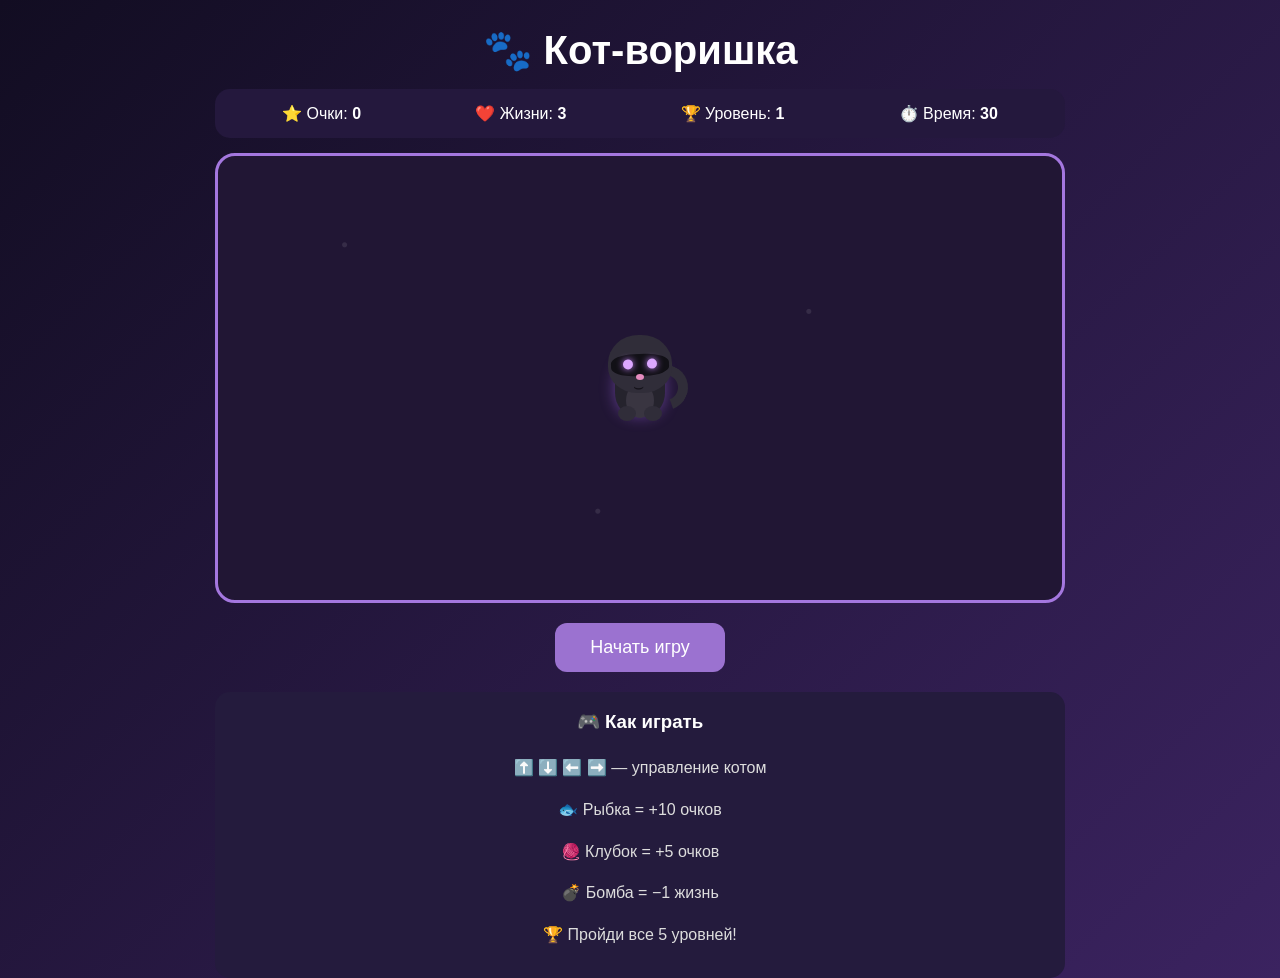
<file: games/cat-game/index.html>
<!DOCTYPE html>
<html lang="ru">
<head>
    <meta charset="UTF-8">
    <meta name="viewport" content="width=device-width, initial-scale=1.0">
    <title>Кот-воришка 🐱</title>
    <link rel="stylesheet" href="style.css">
</head>

<body>

<div class="game-container">

    <h1>🐾 Кот-воришка</h1>

    <div class="info">
        <span>⭐ Очки: <b id="score">0</b></span>
        <span>❤️ Жизни: <b id="lives">3</b></span>
        <span>🏆 Уровень: <b id="level">1</b></span>
        <span>⏱️ Время: <b id="time">30</b></span>
    </div>

    <div id="game">

        <!-- КОТ -->
        <div id="cat">

            <div class="cat-tail"></div>

            <div class="cat-body">

                <div class="ear left-ear"></div>
                <div class="ear right-ear"></div>

                <div class="cat-head">

                    <div class="mask">

                        <div class="eye left-eye"></div>
                        <div class="eye right-eye"></div>

                    </div>

                    <div class="nose"></div>

                    <div class="mouth">⌣</div>

                </div>

                <div class="cat-belly"></div>

                <div class="paw left-paw"></div>
                <div class="paw right-paw"></div>

            </div>

            <div id="bombs"></div>

        </div>

    </div>

    <button id="startBtn">Начать игру</button>

    <div class="rules">

        <h3>🎮 Как играть</h3>

        <p>⬆️ ⬇️ ⬅️ ➡️ — управление котом</p>
        <p>🐟 Рыбка = +10 очков</p>
        <p>🧶 Клубок = +5 очков</p>
        <p>💣 Бомба = −1 жизнь</p>
        <p>🏆 Пройди все 5 уровней!</p>

    </div>

</div>

<script src="script.js"></script>

</body>
</html>
</file>
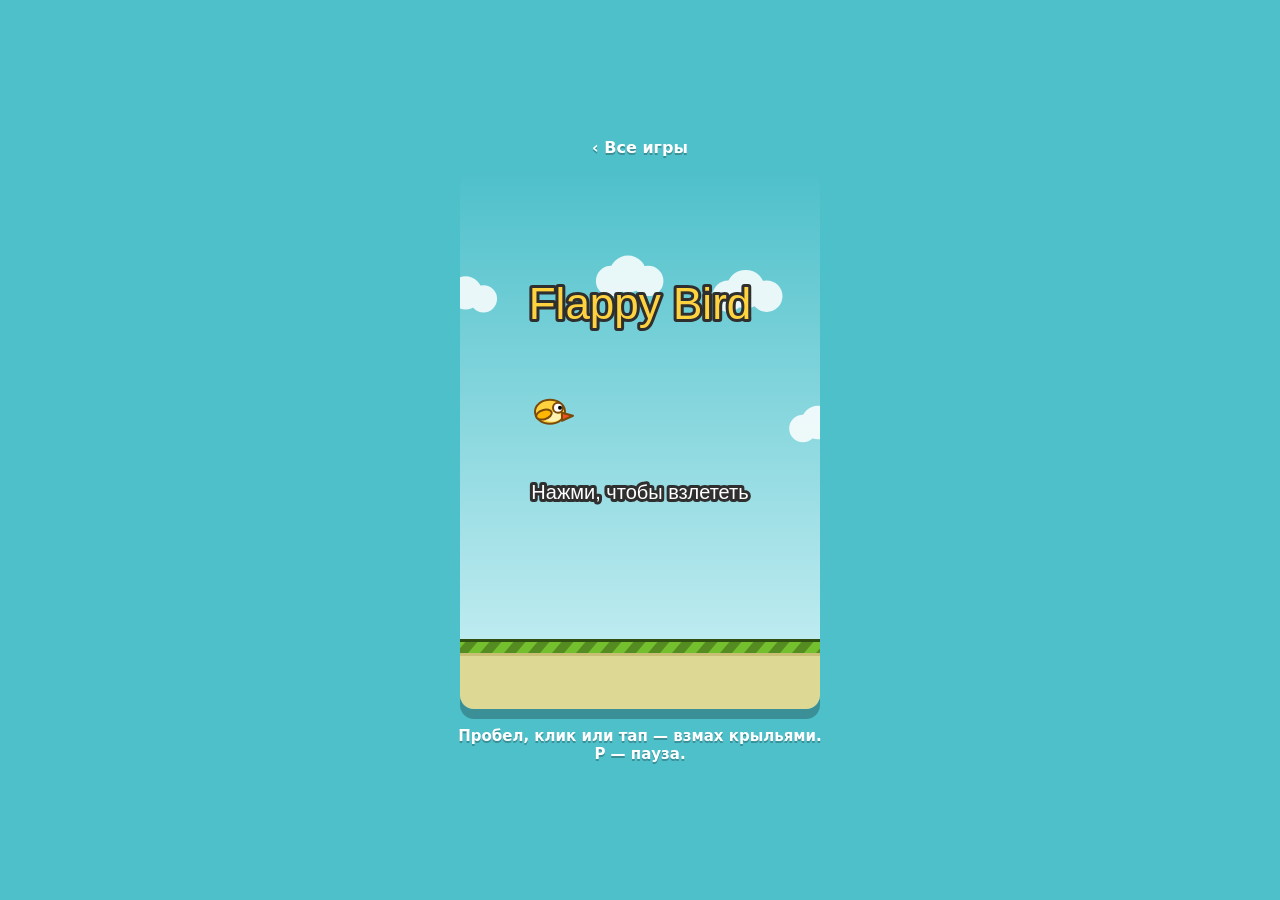
<file: games/flappy-bird/index.html>
<!DOCTYPE html>
<html lang="ru">
<head>
<meta charset="UTF-8">
<meta name="viewport" content="width=device-width, initial-scale=1, user-scalable=no">
<title>Flappy Bird</title>
<link rel="stylesheet" href="style.css">
</head>
<body>
<main>
  <a class="back" href="../../index.html">‹ Все игры</a>
  <canvas id="game" width="360" height="540" aria-label="Игра Flappy Bird"></canvas>
  <p class="hint">Пробел, клик или тап — взмах крыльями. P — пауза.</p>
</main>
<script src="script.js"></script>
</body>
</html>
</file>
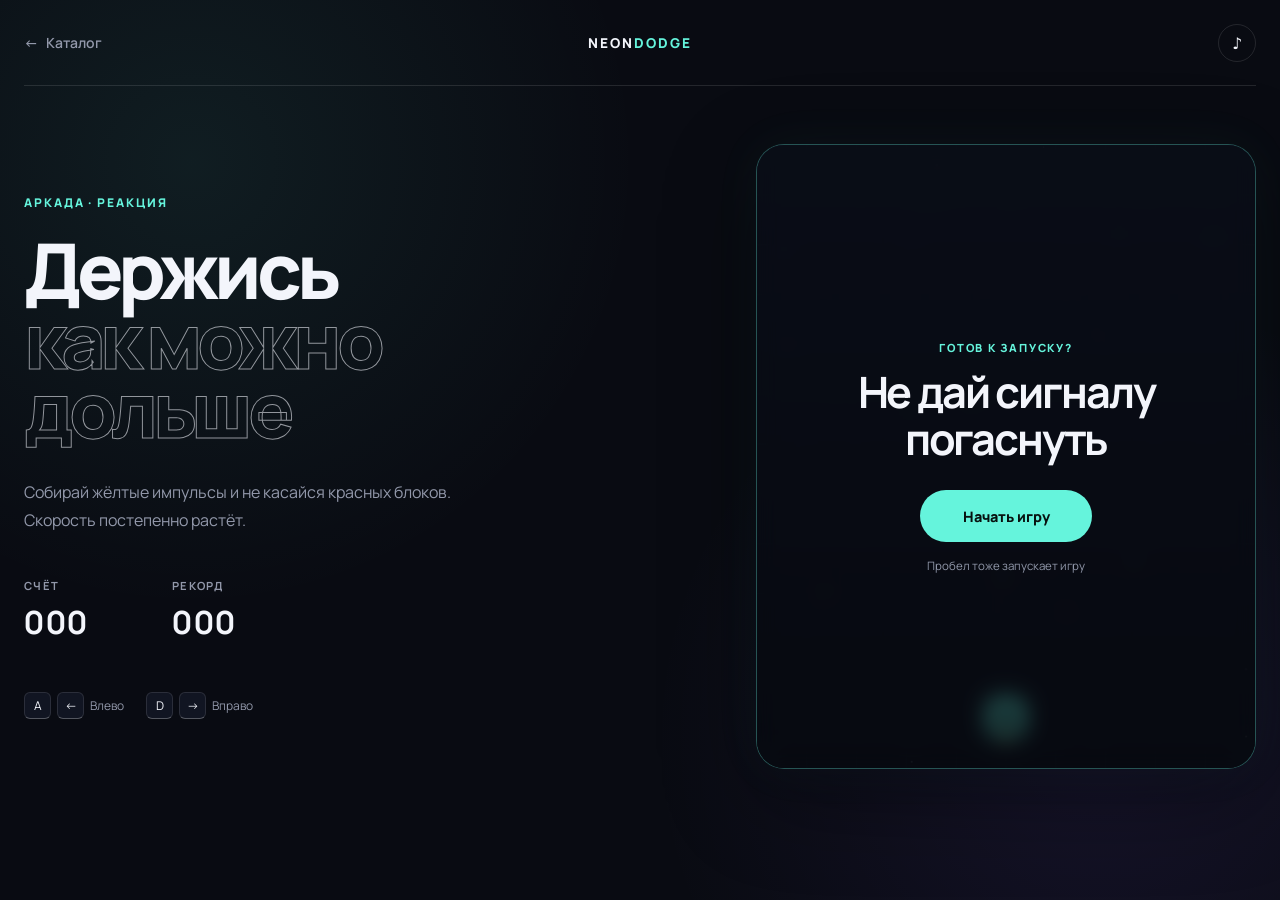
<file: games/neon-dodge/index.html>
<!doctype html>
<html lang="ru">
  <head>
    <meta charset="UTF-8" />
    <meta name="viewport" content="width=device-width, initial-scale=1.0" />
    <meta name="theme-color" content="#090b12" />
    <meta
      name="description"
      content="Neon Dodge — мини-игра, в которой нужно собирать энергию и уклоняться от препятствий"
    />
    <title>Neon Dodge</title>
    <link rel="stylesheet" href="./style.css" />
  </head>
  <body>
    <main class="game-shell">
      <header class="topbar">
        <a class="back-link" href="../../" aria-label="Вернуться в каталог игр">
          <span aria-hidden="true">←</span> Каталог
        </a>
        <div class="logo">NEON<span>DODGE</span></div>
        <button id="sound-button" class="icon-button" type="button" aria-label="Выключить звук">
          <span aria-hidden="true">♪</span>
        </button>
      </header>

      <section class="game-area" aria-labelledby="game-title">
        <div class="game-copy">
          <p class="eyebrow">Аркада · реакция</p>
          <h1 id="game-title">Держись<br /><em>как можно дольше</em></h1>
          <p class="instructions">
            Собирай жёлтые импульсы и не касайся красных блоков.
            Скорость постепенно растёт.
          </p>

          <dl class="stats" aria-label="Результаты игры">
            <div>
              <dt>Счёт</dt>
              <dd id="score">000</dd>
            </div>
            <div>
              <dt>Рекорд</dt>
              <dd id="best-score">000</dd>
            </div>
          </dl>

          <div class="desktop-controls">
            <span><kbd>A</kbd><kbd>←</kbd> Влево</span>
            <span><kbd>D</kbd><kbd>→</kbd> Вправо</span>
          </div>
        </div>

        <div class="canvas-wrap">
          <canvas id="game-canvas" width="720" height="900" aria-label="Игровое поле Neon Dodge"></canvas>

          <div id="start-screen" class="overlay">
            <p class="overlay-kicker">Готов к запуску?</p>
            <h2>Не дай сигналу погаснуть</h2>
            <button id="start-button" class="primary-button" type="button">Начать игру</button>
            <p class="overlay-tip">Пробел тоже запускает игру</p>
          </div>

          <div id="game-over-screen" class="overlay" hidden>
            <p class="overlay-kicker">Сигнал потерян</p>
            <h2>Твой счёт: <span id="final-score">0</span></h2>
            <button id="restart-button" class="primary-button" type="button">Ещё раз</button>
            <p class="overlay-tip">Нажми пробел для новой попытки</p>
          </div>

          <div class="mobile-controls" aria-label="Управление игрой">
            <button id="left-button" type="button" aria-label="Двигаться влево">←</button>
            <button id="right-button" type="button" aria-label="Двигаться вправо">→</button>
          </div>
        </div>
      </section>
    </main>

    <script src="./script.js" defer></script>
  </body>
</html>
</file>
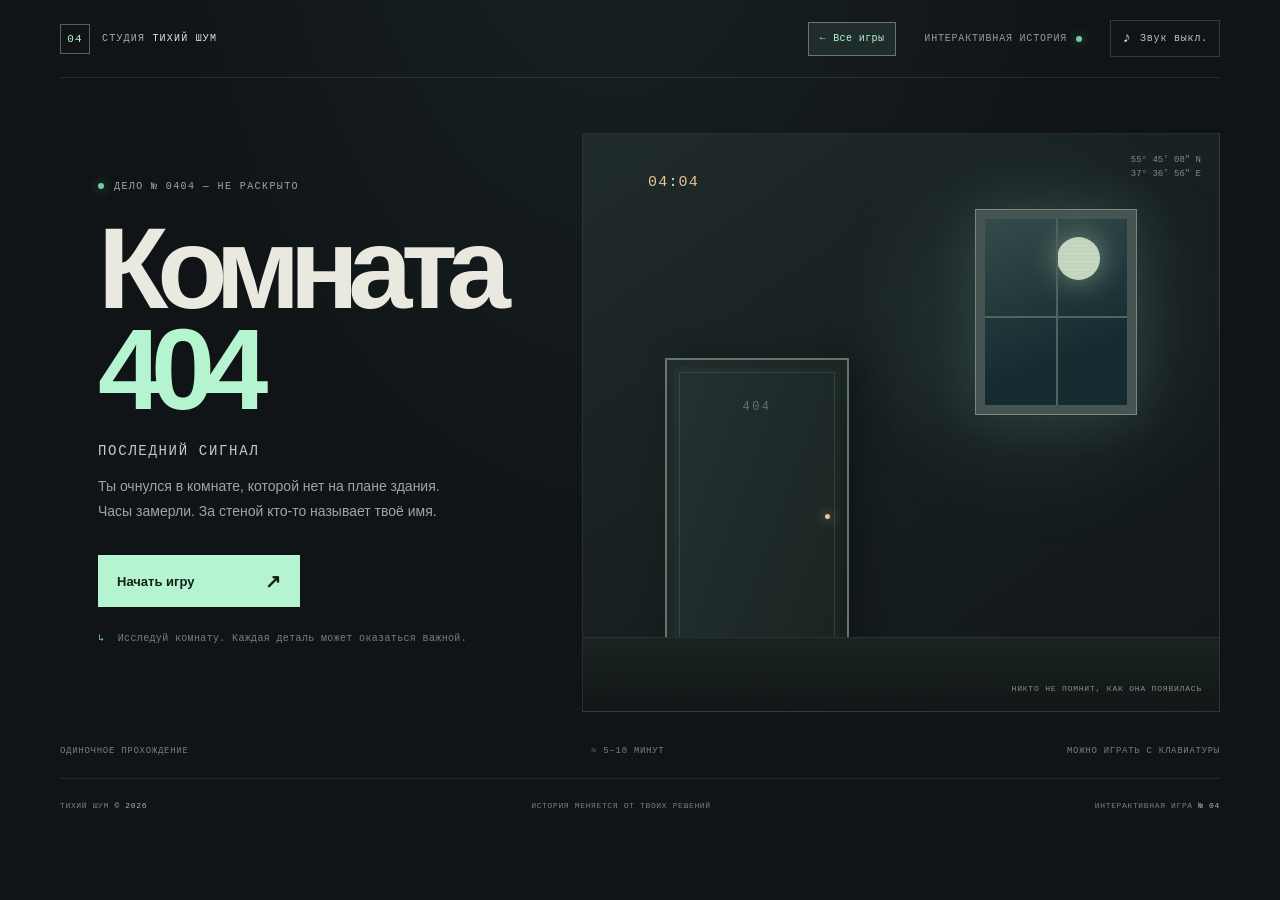
<file: games/room-404/index.html>
<!doctype html>
<html lang="ru">
  <head>
    <meta charset="UTF-8">
    <meta name="viewport" content="width=device-width, initial-scale=1">
    <meta name="theme-color" content="#101417">
    <meta name="description" content="Комната 404 — интерактивная браузерная игра-головоломка о загадочном сигнале.">
    <title>Комната 404 — последний сигнал</title>
    <link rel="stylesheet" href="style.css">
    <script src="script.js" defer></script>
  </head>
  <body>
    <main class="game-shell">
      <header class="topbar">
        <a class="brand" href="https://sypatai.github.io/2PO-games/" aria-label="Вернуться в каталог игр">
          <span class="brand-mark" aria-hidden="true">04</span>
          <span>СТУДИЯ <b>ТИХИЙ ШУМ</b></span>
        </a>
        <div class="topbar-right">
          <a class="catalog-link" href="https://sypatai.github.io/2PO-games/">← <span>Все игры</span></a>
          <span class="edition">ИНТЕРАКТИВНАЯ ИСТОРИЯ <i></i></span>
          <button class="sound-toggle" id="sound-toggle" type="button" aria-pressed="false">
            <span class="sound-icon" aria-hidden="true">♪</span>
            <span id="sound-label">Звук выкл.</span>
          </button>
        </div>
      </header>

      <section class="screen intro-screen" id="intro-screen" aria-labelledby="game-title">
        <div class="intro-copy">
          <p class="eyebrow"><span class="live-dot"></span> ДЕЛО № 0404 — НЕ РАСКРЫТО</p>
          <h1 id="game-title">Комната<br><span>404</span></h1>
          <p class="intro-subtitle">Последний сигнал</p>
          <p class="intro-description">Ты очнулся в комнате, которой нет на плане здания. Часы замерли. За стеной кто-то называет твоё имя.</p>
          <button class="primary-button" id="start-button" type="button">
            <span>Начать игру</span><span aria-hidden="true">↗</span>
          </button>
          <p class="intro-note"><span>↳</span> Исследуй комнату. Каждая деталь может оказаться важной.</p>
        </div>
        <div class="intro-art" aria-hidden="true">
          <div class="art-halo"></div>
          <div class="art-window"><span></span><i></i><b></b></div>
          <div class="art-clock">04<span>:</span>04</div>
          <div class="art-door"><div class="art-door-number">404</div><i></i></div>
          <div class="art-floor"></div>
          <p class="art-caption">НИКТО НЕ ПОМНИТ, КАК ОНА ПОЯВИЛАСЬ</p>
          <span class="art-coordinate">55° 45′ 08″ N<br>37° 36′ 56″ E</span>
        </div>
        <footer class="intro-footer"><span>ОДИНОЧНОЕ ПРОХОЖДЕНИЕ</span><span>≈ 5–10 МИНУТ</span><span>МОЖНО ИГРАТЬ С КЛАВИАТУРЫ</span></footer>
      </section>

      <section class="screen play-screen is-hidden" id="play-screen" aria-label="Игровая комната">
        <div class="game-heading">
          <div>
            <p class="eyebrow"><span class="live-dot"></span> СЕАНС АКТИВЕН</p>
            <h2 id="game-room-title">Комната <span>404</span></h2>
          </div>
          <div class="heading-controls">
            <a class="menu-button" id="menu-button" href="https://sypatai.github.io/2PO-games/">← <span>К остальным играм</span></a>
            <button class="restart-button" id="restart-button" type="button" title="Начать прохождение заново">↻ <span>Сначала</span></button>
          </div>
        </div>

        <div class="play-layout">
          <section class="room-column" aria-label="Исследуйте комнату">
            <div class="room-scene" id="room-scene" data-room="404">
              <div class="archive-shelves" aria-hidden="true"><i></i><i></i><i></i></div>
              <div class="server-racks" aria-hidden="true"><i></i><i></i><i></i></div>
              <div class="switch-board" aria-hidden="true"><i></i><i></i><i></i></div>
              <div class="endless-doors" aria-hidden="true"><i>ВЫХОД</i><i>ГОЛОС</i><i>ПАМЯТЬ</i></div>
              <div class="paper-note" aria-hidden="true">04:04</div>
              <div class="archive-photo" aria-hidden="true"><span></span><i></i></div>
              <div class="room-glow"></div>
              <div class="room-ceiling"></div>
              <div class="room-wall"></div>
              <div class="room-floor"></div>
              <div class="window-frame room-object" aria-hidden="true"><div class="window-view"><span class="moon"></span><i class="star star-one"></i><i class="star star-two"></i><i class="star star-three"></i><i class="star star-four"></i></div><span class="window-cross-v"></span><span class="window-cross-h"></span></div>
              <div class="desk room-object" aria-hidden="true"><div class="desk-top"></div><div class="desk-leg desk-leg-left"></div><div class="desk-leg desk-leg-right"></div><div class="desk-drawer"></div></div>
              <div class="terminal room-object" aria-hidden="true"><div class="terminal-screen"><span>NO SIGNAL</span><i></i></div><div class="terminal-base"></div></div>
              <div class="door room-object" id="door-art" aria-hidden="true"><span class="door-label">404</span><span class="door-handle"></span><span class="door-light"></span></div>
              <div class="wall-clock room-object" aria-hidden="true"><span>04</span><i>:</i><span>04</span><b></b></div>
              <div class="mirror room-object" aria-hidden="true"><span class="mirror-reflection"></span><i></i></div>
              <div class="plant room-object" aria-hidden="true"><i class="leaf leaf-a"></i><i class="leaf leaf-b"></i><i class="leaf leaf-c"></i><span></span></div>
              <div class="rug room-object" aria-hidden="true"></div>
              <div class="room-grain" aria-hidden="true"></div>

              <button class="hotspot hotspot-window" type="button" data-object="window" aria-label="Осмотреть окно" title="Окно"><span></span></button>
              <button class="hotspot hotspot-clock" type="button" data-object="clock" aria-label="Осмотреть часы" title="Часы"><span></span></button>
              <button class="hotspot hotspot-mirror" type="button" data-object="mirror" aria-label="Осмотреть зеркало" title="Зеркало"><span></span></button>
              <button class="hotspot hotspot-note" type="button" data-object="note" aria-label="Прочитать записку на столе" title="Записка"><span></span></button>
              <button class="hotspot hotspot-terminal" type="button" data-object="terminal" aria-label="Проверить терминал" title="Терминал"><span></span></button>
              <button class="hotspot hotspot-radio" type="button" data-object="radio" aria-label="Настроить радио" title="Радио"><span></span></button>
              <button class="hotspot hotspot-door" type="button" data-object="door" aria-label="Осмотреть дверь" title="Дверь"><span></span></button>
              <button class="hotspot hotspot-shadow is-hidden" id="shadow-hotspot" type="button" data-object="shadow" aria-label="Исследовать светящийся знак в окне" title="Скрытый знак"><span aria-hidden="true">✦</span></button>
              <button class="hotspot hotspot-final hotspot-final-exit is-hidden" type="button" data-object="final-exit" aria-label="Выбрать дверь наружу" title="Выход"><span></span></button>
              <button class="hotspot hotspot-final hotspot-final-voice is-hidden" type="button" data-object="final-voice" aria-label="Ответить голосу" title="Голос"><span></span></button>
              <button class="hotspot hotspot-final hotspot-final-memory is-hidden" type="button" data-object="final-memory" aria-label="Восстановить память" title="Память"><span></span></button>
              <span class="scene-label scene-label-window" id="scene-label-window">ОКНО</span>
              <span class="scene-label scene-label-door" id="scene-label-door">ВЫХОД 404</span>
              <div class="scene-hint" id="scene-hint"><span class="hint-key">КЛИК</span> ИССЛЕДУЙ ОБЪЕКТЫ</div>
            </div>

            <div class="progress-card">
              <div class="progress-topline"><span id="chapter-label">ГЛАВА 01 <b>·</b> ПРОБУЖДЕНИЕ</span><span id="progress-label">0 / 3 УЛИКИ</span></div>
              <div class="progress-track" role="progressbar" aria-label="Прогресс главы" aria-valuemin="0" aria-valuemax="3" aria-valuenow="0" id="progress-bar"><span id="progress-fill"></span></div>
              <div class="progress-bottom"><span id="objective-label">Найди зацепки в комнате</span><span id="mistake-count">ОШИБКИ: 0</span></div>
            </div>
          </section>

          <aside class="story-panel" aria-label="Журнал расследования">
            <div class="panel-top">
              <span class="panel-icon" aria-hidden="true">⌁</span>
              <div><p class="panel-kicker">ЖУРНАЛ НАБЛЮДЕНИЙ</p><h3 id="panel-title">Тишина отвечает</h3></div>
            </div>
            <div class="story-content" id="story-content" aria-live="polite" aria-atomic="true">
              <p class="story-text" id="story-text">Воздух пахнет пылью и озоном. Перед тобой — дверь, окно, старое зеркало и терминал. Где-то в стене едва слышно потрескивает радио.</p>
              <p class="story-prompt" id="story-prompt">С чего начнёшь?</p>
              <div class="clue-list" id="clue-list" aria-label="Найденные улики"></div>
              <div class="action-list" id="action-list"></div>
            </div>
            <div class="panel-footer"><span class="footer-pulse"></span><span id="system-status">СИСТЕМА ГОТОВА</span><span class="footer-id">R-404</span></div>
          </aside>
        </div>
        <p class="keyboard-note"><kbd>Tab</kbd> выбрать объект <span>·</span> <kbd>Enter</kbd> взаимодействовать</p>
      </section>

      <section class="screen ending-screen is-hidden" id="ending-screen" aria-live="polite">
        <div class="ending-mark" id="ending-mark" aria-hidden="true">✳</div>
        <p class="eyebrow"><span class="live-dot"></span> ДЕЛО ЗАКРЫТО</p>
        <h2 id="ending-title">Связь потеряна</h2>
        <p class="ending-kicker" id="ending-kicker">КОНЦОВКА 01 · ТИШИНА</p>
        <p class="ending-copy" id="ending-copy"></p>
        <div class="ending-stats" id="ending-stats"></div>
        <a class="menu-button ending-menu-button" id="ending-menu-button" href="https://sypatai.github.io/2PO-games/">← <span>К остальным играм</span></a>
        <button class="primary-button" id="play-again-button" type="button"><span>Играть снова</span><span aria-hidden="true">↻</span></button>
        <p class="ending-footnote">В другой раз прислушайся к помехам.</p>
      </section>

      <footer class="site-footer"><span>ТИХИЙ ШУМ <b>© 2026</b></span><span>ИСТОРИЯ МЕНЯЕТСЯ ОТ ТВОИХ РЕШЕНИЙ</span><span>ИНТЕРАКТИВНАЯ ИГРА <b>№ 04</b></span></footer>
    </main>
  </body>
</html>
</file>
<file: style.css>
@import url("https://fonts.googleapis.com/css2?family=Manrope:wght@400;500;600;700;800&display=swap");

:root {
  color-scheme: dark;
  --bg: #111216;
  --surface: #191b20;
  --surface-hover: #20232a;
  --text: #f4f1e9;
  --muted: #9698a2;
  --accent: #ffcc4d;
  --line: rgba(255, 255, 255, 0.12);
  --max-width: 1240px;
}

* {
  box-sizing: border-box;
}

html {
  scroll-behavior: smooth;
}

body {
  min-width: 320px;
  margin: 0;
  background:
    radial-gradient(circle at 82% 8%, rgba(255, 204, 77, 0.09), transparent 24rem),
    var(--bg);
  color: var(--text);
  font-family: "Manrope", system-ui, sans-serif;
}

a {
  color: inherit;
}

.site-header,
main,
footer {
  width: min(calc(100% - 48px), var(--max-width));
  margin-inline: auto;
}

.site-header {
  display: flex;
  align-items: center;
  justify-content: space-between;
  min-height: 96px;
  border-bottom: 1px solid var(--line);
}

.brand {
  display: inline-flex;
  align-items: center;
  gap: 12px;
  color: var(--text);
  font-size: 1rem;
  font-weight: 800;
  letter-spacing: 0.08em;
  text-decoration: none;
}

.brand-mark {
  display: grid;
  width: 38px;
  height: 38px;
  place-items: center;
  border-radius: 50%;
  background: var(--accent);
  color: var(--bg);
  font-size: 1.1rem;
}

.brand-dot {
  color: var(--accent);
}

.header-note,
footer {
  color: var(--muted);
  font-size: 0.875rem;
}

.intro {
  padding: 96px 0 82px;
  border-bottom: 1px solid var(--line);
}

.eyebrow {
  display: flex;
  align-items: center;
  gap: 10px;
  margin: 0 0 36px;
  color: var(--muted);
  font-size: 0.8rem;
  font-weight: 700;
  letter-spacing: 0.12em;
  text-transform: uppercase;
}

.eyebrow span {
  width: 8px;
  height: 8px;
  border-radius: 50%;
  background: var(--accent);
  box-shadow: 0 0 0 6px rgba(255, 204, 77, 0.1);
}

.intro-row {
  display: grid;
  grid-template-columns: minmax(0, 1.6fr) minmax(260px, 0.7fr);
  align-items: end;
  gap: 48px;
}

h1 {
  margin: 0;
  font-size: clamp(4rem, 10vw, 8.5rem);
  font-weight: 800;
  letter-spacing: -0.075em;
  line-height: 0.79;
}

h1 em {
  color: var(--accent);
  font-style: normal;
}

.intro-copy {
  max-width: 32rem;
  margin: 0 0 4px;
  color: var(--muted);
  font-size: 1rem;
  line-height: 1.7;
}

.catalog-section {
  padding: 54px 0 96px;
}

.section-heading {
  display: flex;
  align-items: baseline;
  justify-content: space-between;
  margin-bottom: 24px;
}

.section-heading h2 {
  margin: 0;
  font-size: clamp(1.5rem, 3vw, 2.25rem);
  letter-spacing: -0.04em;
}

.games-count {
  color: var(--muted);
  font-size: 0.875rem;
}

.catalog {
  display: grid;
  grid-template-columns: repeat(3, minmax(0, 1fr));
  gap: 18px;
}

.game-card {
  overflow: hidden;
  border: 1px solid var(--line);
  border-radius: 20px;
  background: var(--surface);
  transition: transform 180ms ease, border-color 180ms ease, background 180ms ease;
}

.game-card:hover {
  transform: translateY(-4px);
  border-color: rgba(255, 204, 77, 0.48);
  background: var(--surface-hover);
}

.game-visual {
  position: relative;
  display: grid;
  min-height: 220px;
  place-items: center;
  overflow: hidden;
  background: var(--card-color, #8b5cf6);
  color: rgba(17, 18, 22, 0.84);
}

.game-visual::after {
  position: absolute;
  inset: 18px;
  border: 1px solid rgba(17, 18, 22, 0.2);
  border-radius: 50%;
  content: "";
  transform: scale(1.35);
}

.game-number {
  position: absolute;
  top: 18px;
  left: 20px;
  z-index: 1;
  font-size: 0.75rem;
  font-weight: 800;
  letter-spacing: 0.08em;
}

.game-symbol {
  position: relative;
  z-index: 1;
  font-size: 5rem;
  font-weight: 800;
  letter-spacing: -0.08em;
}

.game-info {
  padding: 24px;
}

.game-label {
  margin: 0 0 9px;
  color: var(--muted);
  font-size: 0.75rem;
  font-weight: 700;
  letter-spacing: 0.12em;
  text-transform: uppercase;
}

.game-title {
  min-height: 2.7em;
  margin: 0 0 28px;
  font-size: 1.35rem;
  line-height: 1.35;
  letter-spacing: -0.035em;
}

.play-link {
  display: flex;
  align-items: center;
  justify-content: space-between;
  padding-top: 18px;
  border-top: 1px solid var(--line);
  font-size: 0.9rem;
  font-weight: 700;
  text-decoration: none;
}

.play-link span {
  display: grid;
  width: 32px;
  height: 32px;
  place-items: center;
  border-radius: 50%;
  background: var(--accent);
  color: var(--bg);
  transition: transform 180ms ease;
}

.game-card:hover .play-link span {
  transform: rotate(45deg);
}

.status-card {
  grid-column: 1 / -1;
  display: grid;
  min-height: 310px;
  place-items: center;
  align-content: center;
  padding: 48px 24px;
  border: 1px dashed rgba(255, 255, 255, 0.18);
  border-radius: 20px;
  text-align: center;
}

.status-icon {
  display: grid;
  width: 62px;
  height: 62px;
  margin-bottom: 22px;
  place-items: center;
  border-radius: 18px;
  background: var(--accent);
  color: var(--bg);
  font-size: 1.7rem;
  font-weight: 800;
}

.status-card h3 {
  margin: 0 0 10px;
  font-size: 1.35rem;
}

.status-card p {
  max-width: 36rem;
  margin: 0;
  color: var(--muted);
  line-height: 1.65;
}

.loader {
  width: 36px;
  height: 36px;
  margin-bottom: 24px;
  border: 3px solid var(--line);
  border-top-color: var(--accent);
  border-radius: 50%;
  animation: spin 0.8s linear infinite;
}

footer {
  display: flex;
  align-items: center;
  justify-content: space-between;
  min-height: 92px;
  border-top: 1px solid var(--line);
}

footer a {
  text-underline-offset: 4px;
}

@keyframes spin {
  to { transform: rotate(360deg); }
}

@media (max-width: 840px) {
  .intro {
    padding-top: 72px;
  }

  .intro-row {
    grid-template-columns: 1fr;
    gap: 36px;
  }

  .catalog {
    grid-template-columns: repeat(2, minmax(0, 1fr));
  }
}

@media (max-width: 560px) {
  .site-header,
  main,
  footer {
    width: min(calc(100% - 28px), var(--max-width));
  }

  .site-header {
    min-height: 78px;
  }

  .header-note {
    display: none;
  }

  .intro {
    padding: 58px 0 60px;
  }

  .eyebrow {
    font-size: 0.7rem;
  }

  h1 {
    font-size: clamp(3.7rem, 21vw, 5.5rem);
  }

  .catalog-section {
    padding: 42px 0 72px;
  }

  .catalog {
    grid-template-columns: 1fr;
  }

  .game-visual {
    min-height: 190px;
  }
}

@media (prefers-reduced-motion: reduce) {
  *,
  *::before,
  *::after {
    scroll-behavior: auto !important;
    animation-duration: 0.01ms !important;
    animation-iteration-count: 1 !important;
    transition-duration: 0.01ms !important;
  }
}
</file>
<file: sweet cafe/style.css>
* {
    box-sizing: border-box;
}

body {
    margin: 0;

    min-height: 100vh;

    display: flex;
    justify-content: center;
    align-items: center;

    background: #ffeef6;

    font-family: "Trebuchet MS", Arial, sans-serif;

    color: #66515d;
}


/* Главное окно игры */

.game {
    width: 760px;
    max-width: 94%;

    background: #fffafc;

    border: 4px solid #f6b6d0;

    border-radius: 25px;

    overflow: hidden;

    box-shadow:
        0 15px 50px rgba(150, 80, 110, 0.2);
}


/* Верхняя панель */

.top-bar {
    display: flex;

    justify-content: space-between;

    padding: 15px 25px;

    background: #ffe0ed;

    border-bottom: 3px solid #f6b6d0;

    font-weight: bold;
}


/* Кафе */

.cafe {
    min-height: 470px;

    padding: 30px;

    display: flex;

    flex-direction: column;

    align-items: center;

    justify-content: center;

    background:
        linear-gradient(
            #fff7fa,
            #fff0f6
        );
}


/* Название кафе */

.cafe-name {
    font-size: 30px;

    color: #df77a5;

    margin-bottom: 35px;

    text-align: center;
}


/* Посетитель */

.customer {
    font-size: 100px;

    height: 130px;

    display: flex;

    align-items: center;

    justify-content: center;

    animation: float 2s infinite ease-in-out;
}


/* Милое покачивание */

@keyframes float {

    0% {
        transform: translateY(0);
    }

    50% {
        transform: translateY(-7px);
    }

    100% {
        transform: translateY(0);
    }

}


/* Окошко диалога */

.dialogue {
    width: 90%;

    max-width: 600px;

    padding: 18px 22px;

    margin-top: 15px;

    background: white;

    border: 2px solid #f5bfd6;

    border-radius: 18px;

    box-shadow:
        0 5px 15px rgba(150, 80, 110, 0.1);
}


/* Имя посетителя */

.customer-name {
    color: #d86f9d;

    font-weight: bold;

    margin-bottom: 8px;
}


/* Текст */

#dialogue-text {
    font-size: 18px;

    line-height: 1.5;
}


/* Кнопки */

.choices {

    display: flex;

    gap: 12px;

    margin-top: 20px;

    flex-wrap: wrap;

    justify-content: center;
}


button {

    border: 2px solid #f3aecb;

    background: white;

    color: #755767;

    padding: 12px 20px;

    border-radius: 14px;

    font-size: 16px;

    font-family: inherit;

    cursor: pointer;

    transition: 0.2s;
}


button:hover {

    background: #ffe2ef;

    transform: translateY(-2px);

}


button:active {

    transform: scale(0.97);

}


/* Нижняя строка */

footer {

    padding: 10px;

    text-align: center;

    background: #fff0f6;

    color: #9b7183;

    font-size: 14px;
}
</file>
<file: games/cat-game/style.css>
* {
    box-sizing: border-box;
}

body {
    margin: 0;
    min-height: 100vh;
    font-family: Arial, sans-serif;
    background: linear-gradient(135deg, #120d22, #3b2360);
    color: white;
    display: flex;
    justify-content: center;
    align-items: center;
}

.game-container {
    width: 90%;
    max-width: 850px;
    text-align: center;
}

h1 {
    font-size: 40px;
    margin-bottom: 15px;
}

.info {
    display: flex;
    justify-content: space-around;
    flex-wrap: wrap;
    gap: 10px;
    background: #24183d;
    padding: 15px;
    border-radius: 15px;
    margin-bottom: 15px;
}

#game {
    position: relative;
    width: 100%;
    height: 450px;
    overflow: hidden;
    border: 3px solid #a477df;
    border-radius: 20px;
    background:
        radial-gradient(circle at 15% 20%, #ffffff18 2px, transparent 3px),
        radial-gradient(circle at 70% 35%, #ffffff18 2px, transparent 3px),
        radial-gradient(circle at 45% 80%, #ffffff18 2px, transparent 3px),
        #211634;
}


/* =========================
   КОТ-ВОРИШКА
========================= */

#cat {
    position: absolute;
    left: 50%;
    top: 50%;
    width: 80px;
    height: 90px;
    transform: translate(-50%, -50%);
    z-index: 10;
    user-select: none;
}


/* тело */

.cat-body {
    position: absolute;
    left: 15px;
    top: 25px;
    width: 50px;
    height: 58px;
    background: #25232d;
    border-radius: 45% 45% 40% 40%;
    box-shadow:
        0 0 15px rgba(177, 112, 255, 0.45);
}


/* голова */

.cat-head {
    position: absolute;
    left: -7px;
    top: -23px;
    width: 64px;
    height: 58px;
    background: #302d39;
    border-radius: 48% 48% 45% 45%;
    z-index: 5;
}


/* ушки */

.ear {
    position: absolute;
    top: -13px;
    width: 25px;
    height: 28px;
    background: #302d39;
    clip-path: polygon(50% 0%, 100% 100%, 0% 100%);
}

.left-ear {
    left: 2px;
    transform: rotate(-12deg);
}

.right-ear {
    right: 2px;
    transform: rotate(12deg);
}


/* розовая часть ушей */

.ear::after {
    content: "";
    position: absolute;
    left: 7px;
    top: 8px;
    width: 11px;
    height: 13px;
    background: #c77bdc;
    clip-path: polygon(50% 0%, 100% 100%, 0% 100%);
}


/* маска вора */

.mask {
    position: absolute;
    top: 19px;
    left: 3px;
    width: 58px;
    height: 22px;
    background: #111016;
    border-radius: 40%;
    transform: rotate(-2deg);
    z-index: 8;
}


/* отверстия для глаз */

.eye {
    position: absolute;
    top: 5px;
    width: 10px;
    height: 10px;
    background: #dca7ff;
    border-radius: 50%;
    box-shadow: 0 0 7px #c783ff;
}

.left-eye {
    left: 12px;
}

.right-eye {
    right: 12px;
}


/* нос */

.nose {
    position: absolute;
    left: 28px;
    top: 39px;
    width: 8px;
    height: 6px;
    background: #e58bbf;
    border-radius: 50%;
    z-index: 10;
}


/* рот */

.mouth {
    position: absolute;
    left: 25px;
    top: 42px;
    color: #15131a;
    font-size: 17px;
    z-index: 10;
}


/* живот */

.cat-belly {
    position: absolute;
    left: 11px;
    top: 25px;
    width: 28px;
    height: 35px;
    background: #393541;
    border-radius: 50%;
}


/* лапки */

.paw {
    position: absolute;
    bottom: -5px;
    width: 18px;
    height: 15px;
    background: #302d39;
    border-radius: 50%;
}

.left-paw {
    left: 3px;
}

.right-paw {
    right: 3px;
}


/* хвост */

.cat-tail {
    position: absolute;
    width: 45px;
    height: 45px;
    left: 43px;
    top: 32px;
    border: 10px solid #302d39;
    border-left-color: transparent;
    border-bottom-color: transparent;
    border-radius: 50%;
    transform: rotate(25deg);
    z-index: 1;
}


/* =========================
   БОМБЫ НА КОТЕ
========================= */

#bombs {
    position: absolute;
    top: -12px;
    right: -5px;
    display: flex;
    gap: 2px;
    font-size: 22px;
    z-index: 20;
}


/* =========================
   ПРЕДМЕТЫ
========================= */

.item {
    position: absolute;
    width: 48px;
    height: 48px;
    display: flex;
    align-items: center;
    justify-content: center;
    user-select: none;
    z-index: 5;
}


/* рыбка */

.fish {
    width: 30px;
    height: 20px;
    border-radius: 60% 45% 45% 60%;
    position: relative;
    filter: drop-shadow(0 0 7px currentColor);
}

.fish::before {
    content: "";
    position: absolute;
    right: -10px;
    top: 1px;
    width: 16px;
    height: 18px;
    background: inherit;
    clip-path: polygon(0 50%, 100% 0, 100% 100%);
}

.fish::after {
    content: "";
    position: absolute;
    left: 20px;
    top: 5px;
    width: 5px;
    height: 5px;
    background: white;
    border-radius: 50%;
    box-shadow: 1px 0 0 #222;
}


/* разные рыбки */

.fish-pink {
    background: #ff70b7;
    color: #ff70b7;
}

.fish-blue {
    background: #65c7ff;
    color: #65c7ff;
}

.fish-gold {
    background: #ffd45c;
    color: #ffd45c;
}

.fish-purple {
    background: #bd7cff;
    color: #bd7cff;
}


/* клубок */

.yarn {
    width: 34px;
    height: 34px;
    border-radius: 50%;
    position: relative;
    background: #ff91c8;
    box-shadow: 0 0 8px rgba(255, 145, 200, 0.6);
}

.yarn::before {
    content: "〰";
    position: absolute;
    left: 4px;
    top: 4px;
    color: white;
    font-size: 24px;
    transform: rotate(-25deg);
}

.yarn::after {
    content: "";
    position: absolute;
    right: -12px;
    bottom: -5px;
    width: 20px;
    height: 12px;
    border-bottom: 3px solid white;
    border-radius: 50%;
}


/* клубки разных цветов */

.yarn-pink {
    background: #ff78b7;
}

.yarn-blue {
    background: #66c8ff;
}

.yarn-purple {
    background: #ae7aff;
}


/* бомба */

.bomb {
    width: 34px;
    height: 34px;
    border-radius: 50%;
    background: #17151c;
    box-shadow: 0 0 8px #9c5cff;
    position: relative;
}

.bomb::before {
    content: "";
    position: absolute;
    width: 8px;
    height: 13px;
    background: #29242f;
    right: 3px;
    top: -7px;
    transform: rotate(25deg);
}

.bomb::after {
    content: "✦";
    position: absolute;
    right: -7px;
    top: -14px;
    color: #ffd45c;
    font-size: 18px;
}


/* =========================
   ШЛЕЙФ
========================= */

.cat-trail {
    position: absolute;
    width: 30px;
    height: 30px;
    border-radius: 50%;
    pointer-events: none;

    background: radial-gradient(
        circle,
        rgba(205, 155, 255, 0.5),
        rgba(150, 80, 240, 0.2),
        transparent 70%
    );

    filter: blur(6px);
    transform: translate(-50%, -50%);
    animation: trailFade 0.8s linear forwards;
    z-index: 2;
}

@keyframes trailFade {

    0% {
        transform: translate(-50%, -50%) scale(0.7);
        opacity: 0.7;
    }

    100% {
        transform: translate(-50%, -50%) scale(2);
        opacity: 0;
    }
}


/* =========================
   КНОПКА
========================= */

button {
    margin-top: 20px;
    padding: 14px 35px;
    border: none;
    border-radius: 12px;
    background: #9b72d0;
    color: white;
    font-size: 18px;
    cursor: pointer;
}

button:hover {
    background: #b58be5;
    transform: scale(1.03);
}

button:disabled {
    opacity: 0.7;
}


/* =========================
   ПРАВИЛА
========================= */

.rules {
    margin-top: 20px;
    background: #241b3d;
    padding: 15px;
    border-radius: 15px;
    color: #ddd;
    line-height: 1.6;
}

.rules h3 {
    margin-top: 0;
    color: white;
}


/* =========================
   УРОВЕНЬ
========================= */

.level-up {
    position: absolute;
    top: 50%;
    left: 50%;
    transform: translate(-50%, -50%);
    background: #241b3d;
    border: 3px solid #9b72d0;
    border-radius: 20px;
    padding: 25px 40px;
    font-size: 25px;
    z-index: 100;
}


/* =========================
   ВЗРЫВ
========================= */

.explosion {
    position: absolute;
    font-size: 70px;
    pointer-events: none;
    z-index: 200;
    animation: explosionAnimation 0.6s ease;
}

@keyframes explosionAnimation {

    0% {
        transform: scale(0.3);
        opacity: 0;
    }

    50% {
        transform: scale(1.5);
        opacity: 1;
    }

    100% {
        transform: scale(2);
        opacity: 0;
    }
}


@media (max-width: 600px) {

    h1 {
        font-size: 30px;
    }

    #game {
        height: 400px;
    }

    .info {
        font-size: 14px;
    }
}
</file>
<file: games/flappy-bird/style.css>
* { box-sizing: border-box; }

html, body { height: 100%; }

body {
  margin: 0;
  display: grid;
  place-items: center;
  background: #4EC0CA;
  color: #fff;
  font-family: "Trebuchet MS", Verdana, system-ui, sans-serif;
  font-weight: 700;
  -webkit-user-select: none;
  user-select: none;
}

main { width: 100%; max-width: 400px; padding: 12px; text-align: center; }

canvas {
  display: block;
  margin: 0 auto;
  width: min(100%, 360px);
  height: auto;
  border-radius: 14px;
  box-shadow: 0 10px 0 rgba(0, 0, 0, .25);
  touch-action: none;
  cursor: pointer;
}

.hint { margin: 18px 0 0; font-size: 15px; text-shadow: 0 2px 0 rgba(0, 0, 0, .25); }

.back {
  display: inline-block;
  margin-bottom: 12px;
  color: #fff;
  text-decoration: none;
  text-shadow: 0 2px 0 rgba(0, 0, 0, .25);
}
.back:hover { text-decoration: underline; }
.back:focus-visible { outline: 3px solid #fff; outline-offset: 3px; }
</file>
<file: games/neon-dodge/style.css>
@import url("https://fonts.googleapis.com/css2?family=Manrope:wght@400;500;600;700;800&display=swap");

:root {
  color-scheme: dark;
  --bg: #090b12;
  --panel: #111522;
  --text: #f3f5fb;
  --muted: #9298aa;
  --cyan: #65f4dc;
  --yellow: #ffd65a;
  --red: #ff5572;
  --line: rgba(255, 255, 255, 0.11);
}

* {
  box-sizing: border-box;
}

html {
  background: var(--bg);
}

body {
  min-width: 320px;
  min-height: 100vh;
  margin: 0;
  background:
    radial-gradient(circle at 15% 18%, rgba(101, 244, 220, 0.08), transparent 28rem),
    radial-gradient(circle at 86% 82%, rgba(137, 92, 255, 0.1), transparent 28rem),
    var(--bg);
  color: var(--text);
  font-family: "Manrope", system-ui, sans-serif;
}

button,
a {
  font: inherit;
}

button {
  color: inherit;
}

.game-shell {
  width: min(calc(100% - 48px), 1240px);
  margin: 0 auto;
}

.topbar {
  display: grid;
  grid-template-columns: 1fr auto 1fr;
  align-items: center;
  min-height: 86px;
  border-bottom: 1px solid var(--line);
}

.back-link {
  display: inline-flex;
  align-items: center;
  justify-self: start;
  gap: 8px;
  color: var(--muted);
  font-size: 0.875rem;
  font-weight: 600;
  text-decoration: none;
  transition: color 160ms ease;
}

.back-link:hover {
  color: var(--text);
}

.logo {
  font-size: 0.85rem;
  font-weight: 800;
  letter-spacing: 0.14em;
}

.logo span {
  color: var(--cyan);
}

.icon-button {
  display: grid;
  width: 38px;
  height: 38px;
  justify-self: end;
  place-items: center;
  border: 1px solid var(--line);
  border-radius: 50%;
  background: transparent;
  cursor: pointer;
}

.icon-button[aria-pressed="true"] {
  color: var(--muted);
  text-decoration: line-through;
}

.game-area {
  display: grid;
  grid-template-columns: minmax(280px, 0.85fr) minmax(420px, 1fr);
  align-items: center;
  gap: clamp(48px, 8vw, 112px);
  padding: 58px 0;
}

.eyebrow {
  margin: 0 0 24px;
  color: var(--cyan);
  font-size: 0.75rem;
  font-weight: 800;
  letter-spacing: 0.16em;
  text-transform: uppercase;
}

h1 {
  margin: 0;
  font-size: clamp(3.3rem, 6vw, 6.1rem);
  font-weight: 800;
  letter-spacing: -0.07em;
  line-height: 0.91;
}

h1 em {
  color: transparent;
  font-style: normal;
  -webkit-text-stroke: 1px rgba(243, 245, 251, 0.58);
}

.instructions {
  max-width: 31rem;
  margin: 34px 0 44px;
  color: var(--muted);
  font-size: 1rem;
  line-height: 1.75;
}

.stats {
  display: flex;
  gap: 48px;
  margin: 0;
}

.stats div {
  min-width: 100px;
}

.stats dt {
  margin-bottom: 7px;
  color: var(--muted);
  font-size: 0.7rem;
  font-weight: 700;
  letter-spacing: 0.12em;
  text-transform: uppercase;
}

.stats dd {
  margin: 0;
  font-size: 2rem;
  font-weight: 700;
  letter-spacing: 0.05em;
  font-variant-numeric: tabular-nums;
}

.desktop-controls {
  display: flex;
  flex-wrap: wrap;
  gap: 22px;
  margin-top: 48px;
  color: var(--muted);
  font-size: 0.75rem;
}

.desktop-controls span {
  display: inline-flex;
  align-items: center;
  gap: 6px;
}

kbd {
  display: inline-grid;
  min-width: 27px;
  height: 27px;
  place-items: center;
  border: 1px solid var(--line);
  border-bottom-color: rgba(255, 255, 255, 0.28);
  border-radius: 6px;
  background: var(--panel);
  color: var(--text);
  font: inherit;
}

.canvas-wrap {
  position: relative;
  overflow: hidden;
  width: min(100%, 500px);
  aspect-ratio: 4 / 5;
  justify-self: end;
  border: 1px solid rgba(101, 244, 220, 0.3);
  border-radius: 28px;
  background: #0c0f18;
  box-shadow: 0 28px 90px rgba(0, 0, 0, 0.38), 0 0 50px rgba(101, 244, 220, 0.05);
}

canvas {
  display: block;
  width: 100%;
  height: 100%;
}

.overlay {
  position: absolute;
  inset: 0;
  display: flex;
  align-items: center;
  justify-content: center;
  flex-direction: column;
  padding: 38px;
  background: rgba(8, 10, 17, 0.72);
  text-align: center;
  backdrop-filter: blur(10px);
}

.overlay[hidden] {
  display: none;
}

.overlay-kicker {
  margin: 0 0 14px;
  color: var(--cyan);
  font-size: 0.7rem;
  font-weight: 800;
  letter-spacing: 0.16em;
  text-transform: uppercase;
}

.overlay h2 {
  max-width: 340px;
  margin: 0 0 28px;
  font-size: clamp(1.8rem, 4vw, 2.7rem);
  letter-spacing: -0.05em;
  line-height: 1.08;
}

.primary-button {
  min-width: 172px;
  min-height: 52px;
  padding: 0 24px;
  border: 0;
  border-radius: 999px;
  background: var(--cyan);
  color: #07110f;
  font-size: 0.9rem;
  font-weight: 800;
  cursor: pointer;
  transition: transform 160ms ease, box-shadow 160ms ease;
}

.primary-button:hover {
  transform: translateY(-2px);
  box-shadow: 0 10px 34px rgba(101, 244, 220, 0.24);
}

.primary-button:focus-visible,
.icon-button:focus-visible,
.mobile-controls button:focus-visible,
.back-link:focus-visible {
  outline: 3px solid var(--yellow);
  outline-offset: 3px;
}

.overlay-tip {
  margin: 16px 0 0;
  color: var(--muted);
  font-size: 0.72rem;
}

.mobile-controls {
  position: absolute;
  right: 18px;
  bottom: 18px;
  left: 18px;
  display: none;
  justify-content: space-between;
  pointer-events: none;
}

.mobile-controls button {
  width: 68px;
  height: 54px;
  border: 1px solid rgba(255, 255, 255, 0.18);
  border-radius: 16px;
  background: rgba(17, 21, 34, 0.76);
  font-size: 1.35rem;
  pointer-events: auto;
  touch-action: none;
  backdrop-filter: blur(8px);
}

@media (max-width: 900px) {
  .game-area {
    grid-template-columns: 1fr;
  }

  .game-copy {
    text-align: center;
  }

  .instructions {
    margin-inline: auto;
  }

  .stats,
  .desktop-controls {
    justify-content: center;
  }

  .canvas-wrap {
    width: min(100%, 520px);
    justify-self: center;
  }
}

@media (max-width: 600px), (pointer: coarse) {
  .game-shell {
    width: min(calc(100% - 28px), 1240px);
  }

  .topbar {
    min-height: 72px;
  }

  .game-area {
    gap: 36px;
    padding: 38px 0 24px;
  }

  h1 {
    font-size: clamp(3.2rem, 17vw, 5.1rem);
  }

  .instructions {
    margin: 26px auto 32px;
  }

  .desktop-controls {
    display: none;
  }

  .mobile-controls {
    display: flex;
  }
}

@media (max-width: 400px) {
  .logo {
    font-size: 0.72rem;
  }

  .back-link {
    font-size: 0;
  }

  .back-link span {
    font-size: 1.3rem;
  }
}

@media (prefers-reduced-motion: reduce) {
  *,
  *::before,
  *::after {
    animation-duration: 0.01ms !important;
    animation-iteration-count: 1 !important;
    transition-duration: 0.01ms !important;
  }
}
</file>
<file: games/room-404/style.css>
:root {
  color-scheme: dark;
  --bg: #101417;
  --panel: #171d20;
  --panel-soft: #1d2528;
  --line: #303a3c;
  --text: #e9e9df;
  --muted: #929b98;
  --dim: #687371;
  --mint: #b5f4d0;
  --mint-dark: #74cba1;
  --amber: #edc98c;
  --mono: "IBM Plex Mono", "Courier New", monospace;
  --sans: "Manrope", "Segoe UI", sans-serif;
}

* { box-sizing: border-box; }
body {
  min-width: 320px;
  min-height: 100vh;
  margin: 0;
  background: radial-gradient(ellipse at 48% -25%, rgba(53, 80, 77, .25), transparent 51%), var(--bg);
  color: var(--text);
  font-family: var(--sans);
}
button { font: inherit; }
button:focus-visible, a:focus-visible { outline: 2px solid var(--mint); outline-offset: 4px; }
.game-shell { width: min(1160px, calc(100% - 64px)); margin: 0 auto; }
.topbar { height: 78px; display: flex; align-items: center; justify-content: space-between; border-bottom: 1px solid rgba(199, 220, 207, .12); }
.brand { display: inline-flex; align-items: center; gap: 12px; color: #a4aeaa; text-decoration: none; font: 10px var(--mono); letter-spacing: .12em; }
.brand b { color: #e0e6dd; font-weight: 500; }
.brand-mark { display: grid; place-items: center; width: 30px; height: 30px; border: 1px solid #53635c; color: var(--mint); font: 11px var(--mono); }
.topbar-right { display: flex; align-items: center; gap: 28px; }
.edition, .sound-toggle { color: var(--muted); font: 10px var(--mono); letter-spacing: .08em; }
.edition { display: flex; align-items: center; gap: 9px; }
.edition i, .live-dot, .footer-pulse { display: inline-block; width: 6px; height: 6px; border-radius: 50%; background: var(--mint-dark); box-shadow: 0 0 11px rgba(116, 203, 161, .6); }
.catalog-link { display: inline-flex; min-height: 34px; align-items: center; gap: 7px; padding: 0 11px; border: 1px solid #627a6d; background: rgba(181, 244, 208, .08); color: var(--mint); text-decoration: none; font: 10px var(--mono); letter-spacing: .04em; transition: background .2s, border-color .2s; }
.catalog-link:hover { border-color: var(--mint); background: rgba(181, 244, 208, .15); }
.sound-toggle { display: inline-flex; align-items: center; gap: 8px; padding: 9px 11px; border: 1px solid var(--line); background: transparent; color: #bdc4bf; cursor: pointer; transition: border-color .2s, color .2s; }
.sound-toggle:hover { border-color: #70847a; color: var(--mint); }
.sound-icon { color: var(--mint); font-size: 15px; }
.screen { min-height: calc(100vh - 132px); animation: screen-in .55s ease both; }
.is-hidden { display: none !important; }

.intro-screen { position: relative; display: grid; grid-template-columns: .9fr 1.1fr; align-items: center; min-height: min(700px, calc(100vh - 132px)); padding: 55px 0 66px; }
.intro-copy { position: relative; z-index: 2; padding: 0 0 20px 38px; }
.eyebrow { display: flex; align-items: center; gap: 10px; margin: 0 0 26px; color: #9ba9a1; font: 10px var(--mono); letter-spacing: .14em; }
h1, h2, h3, p { margin-top: 0; }
.intro-copy h1 { margin: 0; font-size: clamp(72px, 9vw, 118px); line-height: .88; letter-spacing: -.095em; font-weight: 600; }
.intro-copy h1 span { color: var(--mint); }
.intro-subtitle { margin: 22px 0 15px; color: #c2ccc5; font: 14px var(--mono); letter-spacing: .12em; text-transform: uppercase; }
.intro-description { max-width: 360px; margin: 0 0 31px; color: #9da6a1; font-size: 14px; line-height: 1.8; }
.primary-button { display: inline-flex; min-width: 202px; min-height: 52px; align-items: center; justify-content: space-between; gap: 30px; padding: 0 18px; border: 1px solid var(--mint); background: var(--mint); color: #14201a; font-size: 13px; font-weight: 800; cursor: pointer; transition: transform .18s, background .18s, box-shadow .18s; }
.primary-button:hover { transform: translateY(-2px); background: #cbf9dd; box-shadow: 0 8px 26px rgba(135, 227, 174, .16); }
.primary-button:active { transform: translateY(0); }
.primary-button span:last-child { font-size: 19px; }
.intro-note { margin: 25px 0 0; color: #76827d; font: 10px var(--mono); letter-spacing: .035em; }
.intro-note span { margin-right: 7px; color: var(--mint-dark); }
.intro-art { position: relative; align-self: stretch; min-height: 450px; overflow: hidden; background: linear-gradient(145deg, #202b2c, #161d1e 62%, #121718); border: 1px solid rgba(207, 224, 210, .1); }
.intro-art::before, .room-scene::before { position: absolute; inset: 0; z-index: 5; pointer-events: none; content: ""; background: repeating-linear-gradient(0deg, transparent, transparent 3px, rgba(2, 7, 7, .10) 4px); opacity: .42; }
.art-halo { position: absolute; width: 280px; height: 280px; top: 52px; left: 50%; border-radius: 50%; background: rgba(132, 209, 175, .09); filter: blur(42px); }
.art-window { position: absolute; top: 76px; right: 83px; width: 160px; height: 204px; border: 9px solid #465454; box-shadow: 0 0 0 1px #77887d, 0 0 48px rgba(135, 202, 194, .15); background: linear-gradient(160deg, #344c4c, #152b30 72%); }
.art-window span { position: absolute; top: 18px; right: 27px; width: 43px; height: 43px; border-radius: 50%; background: #c6d6c0; box-shadow: 0 0 29px rgba(213, 241, 200, .45); }
.art-window i { position: absolute; width: 2px; height: 100%; left: 50%; background: #52625d; }
.art-window b { position: absolute; width: 100%; height: 2px; top: 52%; background: #52625d; }
.art-clock { position: absolute; top: 40px; left: 65px; color: #e2c996; font: 15px var(--mono); letter-spacing: .08em; }
.art-clock span { color: var(--mint); animation: blink 1.8s infinite; }
.art-door { position: absolute; bottom: 59px; left: 82px; width: 184px; height: 294px; border: 2px solid #64776a; background: linear-gradient(110deg, #253332, #192322); box-shadow: inset 0 0 0 7px rgba(0,0,0,.12), 11px 0 28px rgba(0,0,0,.3); }
.art-door::after { position: absolute; top: 12px; bottom: 12px; left: 12px; right: 12px; border: 1px solid rgba(181, 244, 208, .12); content: ""; }
.art-door-number { position: absolute; top: 40px; left: 0; right: 0; color: rgba(212, 226, 215, .38); font: 12px var(--mono); letter-spacing: .2em; text-align: center; }
.art-door i { position: absolute; top: 53%; right: 17px; width: 5px; height: 5px; border-radius: 50%; background: var(--amber); box-shadow: 0 0 12px var(--amber); }
.art-floor { position: absolute; right: 0; bottom: 0; left: 0; height: 74px; background: linear-gradient(#1b2422, #111617); border-top: 1px solid rgba(173, 204, 179, .15); transform: perspective(170px) rotateX(4deg); transform-origin: top; }
.art-caption { position: absolute; right: 17px; bottom: 18px; z-index: 1; margin: 0; color: #83918a; font: 8px var(--mono); letter-spacing: .1em; }
.art-coordinate { position: absolute; right: 18px; top: 19px; color: #7e8c86; font: 9px/1.6 var(--mono); text-align: right; }
.intro-footer { position: absolute; right: 0; bottom: 22px; left: 0; display: flex; justify-content: space-between; color: #75817b; font: 9px var(--mono); letter-spacing: .08em; }

.play-screen { min-height: calc(100vh - 132px); padding: 36px 0 32px; }
.game-heading { display: flex; align-items: end; justify-content: space-between; margin-bottom: 21px; }
.game-heading .eyebrow { margin: 0 0 6px; font-size: 9px; }
.game-heading h2 { margin: 0; color: #e4e8df; font-size: 26px; line-height: 1; letter-spacing: -.06em; }
.game-heading h2 span { color: var(--mint); }
.heading-controls { display: flex; flex-wrap: wrap; justify-content: flex-end; gap: 8px; }
.restart-button, .menu-button { display: inline-flex; align-items: center; gap: 8px; padding: 8px 11px; border: 1px solid var(--line); background: transparent; color: #aab4ad; font: 10px var(--mono); cursor: pointer; transition: border-color .2s, color .2s; }
.restart-button:hover, .menu-button:hover { border-color: var(--mint-dark); color: var(--mint); }
.restart-button:first-letter { font-size: 16px; }
.play-layout { display: grid; grid-template-columns: minmax(0, 1.63fr) minmax(280px, .87fr); gap: 18px; align-items: stretch; }
.room-column { min-width: 0; }
.room-scene { position: relative; height: clamp(355px, 47vw, 495px); min-height: 355px; overflow: hidden; border: 1px solid #344240; background: linear-gradient(180deg, #202a2a 0%, #222a28 70%, #1a201f 70.2%); isolation: isolate; }
.room-glow { position: absolute; z-index: 0; top: 14%; left: 18%; width: 60%; height: 50%; background: radial-gradient(ellipse, rgba(168, 204, 172, .12), transparent 68%); }
.room-ceiling { position: absolute; inset: 0 0 auto; height: 13%; border-bottom: 1px solid rgba(177, 205, 185, .07); background: linear-gradient(180deg, rgba(0,0,0,.17), transparent); }
.room-wall { position: absolute; top: 13%; right: 0; left: 0; height: 57%; background: repeating-linear-gradient(90deg, transparent 0, transparent 86px, rgba(202, 217, 193, .025) 87px, transparent 88px), linear-gradient(100deg, rgba(116, 145, 128, .03), transparent 45%); }
.room-floor { position: absolute; z-index: 0; top: 70%; right: 0; bottom: 0; left: 0; border-top: 2px solid rgba(184, 207, 184, .11); background: repeating-linear-gradient(90deg, transparent, transparent 102px, rgba(191, 210, 187, .045) 103px, transparent 104px), linear-gradient(180deg, #232927, #171c1c); }
.window-frame { position: absolute; z-index: 1; top: 17%; left: 11%; width: 23%; height: 39%; padding: 7px; border: 1px solid #738477; background: #39463f; box-shadow: 0 0 23px rgba(178, 222, 193, .09); }
.window-view { position: relative; width: 100%; height: 100%; overflow: hidden; background: linear-gradient(170deg, #435c5c, #263e40 67%, #30463d); }
.window-view::after { position: absolute; right: 0; bottom: -1px; left: 0; height: 24%; background: linear-gradient(160deg, transparent 18%, #182421 19% 37%, transparent 38%), linear-gradient(20deg, #17211f 30%, transparent 31%); content: ""; opacity: .8; }
.moon { position: absolute; top: 17%; right: 21%; width: 22%; aspect-ratio: 1; border-radius: 50%; background: #d2dfbd; box-shadow: 0 0 30px rgba(220, 244, 204, .55); }
.star { position: absolute; z-index: 1; width: 3px; height: 3px; border-radius: 50%; background: #f0f1d4; box-shadow: 0 0 5px #fff; }
.star-one { top: 18%; left: 18%; }.star-two { top: 39%; left: 66%; }.star-three { top: 28%; left: 46%; }.star-four { top: 61%; left: 26%; }
.window-cross-v, .window-cross-h { position: absolute; z-index: 2; background: #718276; }
.window-cross-v { top: 0; bottom: 0; left: 50%; width: 5px; }.window-cross-h { right: 0; left: 0; top: 53%; height: 5px; }
.door { position: absolute; z-index: 1; top: 12%; right: 8%; width: 21%; height: 78%; border: 2px solid #728476; background: linear-gradient(110deg, #2a3733, #202b29); box-shadow: inset 0 0 0 8px rgba(7, 11, 10, .17), -9px 1px 20px rgba(0,0,0,.16); }
.door::before { position: absolute; inset: 9px; border: 1px solid rgba(188, 214, 189, .12); content: ""; }
.door-label { position: absolute; top: 15%; left: 0; width: 100%; color: #b5c3b5; font: 12px var(--mono); letter-spacing: .16em; text-align: center; opacity: .68; }
.door-handle { position: absolute; top: 57%; right: 9%; width: 7px; height: 7px; border-radius: 50%; background: #d3b777; box-shadow: 0 0 9px rgba(232, 197, 126, .4); }
.door-light { position: absolute; top: 49%; left: 10px; width: 2px; height: 28px; background: #17211e; }
.wall-clock { position: absolute; z-index: 2; top: 9%; left: 51%; display: flex; align-items: center; justify-content: center; gap: 3px; width: 80px; height: 35px; border: 1px solid #718375; border-radius: 3px; background: #1c2623; color: #dec897; font: 12px var(--mono); box-shadow: 0 0 15px rgba(0,0,0,.17); }
.wall-clock i { color: var(--mint); font-style: normal; animation: blink 1.5s infinite; }
.wall-clock b { position: absolute; top: -4px; left: 50%; width: 8px; height: 4px; background: #718375; }
.mirror { position: absolute; z-index: 1; top: 22%; right: 34%; width: 12%; height: 27%; border: 4px solid #45534c; border-radius: 45% 45% 3px 3px; background: linear-gradient(135deg, #81958a 0%, #435b56 32%, #273c3b 68%, #879187 100%); box-shadow: 0 0 17px rgba(167, 213, 181, .08); }
.mirror-reflection { position: absolute; inset: 13% 20% 10%; background: linear-gradient(145deg, rgba(214, 224, 194, .18), transparent 48%), linear-gradient(0deg, rgba(17, 29, 26, .28), transparent); }
.mirror i { position: absolute; top: 10%; left: 51%; width: 1px; height: 84%; background: rgba(226, 228, 199, .5); transform: rotate(12deg); }
.desk { position: absolute; z-index: 2; bottom: 16%; left: 12%; width: 43%; height: 25%; }
.desk-top { position: absolute; top: 0; right: 0; left: 0; height: 13px; border: 1px solid #857457; background: linear-gradient(#806e51, #554c3d); box-shadow: 0 4px 8px #121616; }
.desk-leg { position: absolute; top: 13px; bottom: 0; width: 9px; background: #514d41; }
.desk-leg-left { left: 7%; }.desk-leg-right { right: 7%; }
.desk-drawer { position: absolute; top: 17px; left: 23%; width: 54%; height: 19px; border: 1px solid rgba(188, 165, 119, .18); background: #49463c; }
.terminal { position: absolute; z-index: 3; bottom: 38%; left: 25%; width: 19%; height: 21%; }
.terminal-screen { position: absolute; top: 0; right: 0; left: 0; height: 77%; display: grid; place-items: center; border: 5px solid #414b43; border-radius: 4px; background: #12211e; box-shadow: 0 0 19px rgba(121, 223, 172, .08); }
.terminal-screen span { color: #94c6a4; font: 8px var(--mono); letter-spacing: .06em; }
.terminal-screen i { position: absolute; right: 7px; bottom: 6px; width: 3px; height: 3px; border-radius: 50%; background: #e3c990; box-shadow: 0 0 6px #e3c990; }
.terminal-base { position: absolute; bottom: 0; left: 22%; width: 56%; height: 9px; background: #52584d; clip-path: polygon(27% 0, 73% 0, 100% 100%, 0 100%); }
.plant { position: absolute; z-index: 3; right: 29%; bottom: 17%; width: 44px; height: 63px; }
.plant span { position: absolute; bottom: 0; left: 8px; width: 29px; height: 22px; border-radius: 3px 3px 8px 8px; background: #735f49; }
.leaf { position: absolute; bottom: 20px; left: 20px; width: 14px; height: 34px; border-radius: 100% 0 100% 0; background: #647e61; transform-origin: bottom; }
.leaf-a { transform: rotate(-35deg); }.leaf-b { height: 41px; background: #789170; transform: rotate(5deg); }.leaf-c { transform: rotate(38deg) scale(.85); background: #496c58; }
.rug { position: absolute; z-index: 1; bottom: 2%; left: 18%; width: 42%; height: 8%; border: 1px solid rgba(186, 183, 143, .28); border-radius: 50%; background: radial-gradient(ellipse, rgba(121, 105, 76, .29), rgba(33, 37, 32, .12)); transform: rotate(-2deg); }
.room-grain { position: absolute; inset: 0; z-index: 6; pointer-events: none; opacity: .15; background-image: url("data:image/svg+xml,%3Csvg viewBox='0 0 180 180' xmlns='http://www.w3.org/2000/svg'%3E%3Cfilter id='n'%3E%3CfeTurbulence type='fractalNoise' baseFrequency='.87' numOctaves='3' stitchTiles='stitch'/%3E%3C/filter%3E%3Crect width='100%25' height='100%25' filter='url(%23n)' opacity='.25'/%3E%3C/svg%3E"); }
.hotspot { position: absolute; z-index: 8; padding: 0; border: 1px solid transparent; border-radius: 4px; background: transparent; cursor: pointer; transition: border-color .18s, background .18s, box-shadow .18s; }
.hotspot:hover, .hotspot:focus-visible { border-color: rgba(181, 244, 208, .75); background: rgba(181, 244, 208, .055); box-shadow: 0 0 17px rgba(137, 219, 170, .13); outline: none; }
.hotspot::after { position: absolute; top: 50%; left: 50%; width: 7px; height: 7px; border: 1px solid rgba(210, 238, 214, .75); border-radius: 50%; background: rgba(181, 244, 208, .25); box-shadow: 0 0 10px rgba(181, 244, 208, .55); content: ""; opacity: .72; transition: transform .2s, opacity .2s; transform: translate(-50%, -50%); }
.hotspot:hover::after, .hotspot:focus-visible::after { opacity: 1; transform: translate(-50%, -50%) scale(1.5); }
.hotspot-window { top: 15%; left: 9%; width: 27%; height: 44%; }
.hotspot-clock { top: 6%; left: 48%; width: 12%; height: 12%; }
.hotspot-mirror { top: 19%; right: 32%; width: 16%; height: 32%; }
.hotspot-note { z-index: 9; bottom: 32%; left: 17%; width: 9%; height: 5%; }
.hotspot-terminal { z-index: 9; bottom: 36%; left: 23%; width: 23%; height: 24%; }
.hotspot-radio { z-index: 10; bottom: 16%; left: 43%; width: 12%; height: 13%; }
.hotspot-door { top: 10%; right: 6%; width: 25%; height: 82%; }
.hotspot-shadow { top: 29%; left: 20%; z-index: 11; display: grid; width: clamp(36px, 4vw, 46px); height: clamp(36px, 4vw, 46px); place-items: center; border: 1px solid rgba(198, 245, 211, .8); border-radius: 50%; background: rgba(31, 58, 47, .85); color: #d8ffe5; font-size: 19px; text-shadow: 0 0 10px var(--mint); box-shadow: 0 0 17px rgba(181, 244, 208, .75); animation: shadow-pulse 1.4s ease-in-out infinite; }
.hotspot-shadow::before { position: absolute; top: calc(100% + 4px); left: 50%; padding: 3px 5px; border: 1px solid rgba(181, 244, 208, .55); background: rgba(16, 24, 21, .92); color: var(--mint); content: "ЗНАК"; font: 8px var(--mono); letter-spacing: .08em; transform: translateX(-50%); }
.hotspot-shadow::after { display: none; }
.hotspot-shadow span { line-height: 1; }
.scene-label { position: absolute; z-index: 7; color: rgba(207, 220, 204, .49); font: 8px var(--mono); letter-spacing: .15em; pointer-events: none; }
.scene-label-window { top: 59%; left: 16%; }.scene-label-door { top: 7%; right: 8%; }
.scene-hint { position: absolute; z-index: 7; right: 11px; bottom: 10px; display: flex; align-items: center; gap: 7px; color: #9ba69e; font: 8px var(--mono); letter-spacing: .08em; pointer-events: none; }
.hint-key { padding: 4px 6px; border: 1px solid rgba(212, 227, 210, .25); color: var(--mint); }
.door-unlocked { box-shadow: inset 0 0 0 8px rgba(7, 11, 10, .17), -9px 1px 20px rgba(0,0,0,.16), 0 0 20px rgba(181,244,208,.17); }
.progress-card { margin-top: 11px; padding: 12px 14px 11px; border: 1px solid #303a3a; background: #171d1f; }
.progress-topline, .progress-bottom { display: flex; align-items: center; justify-content: space-between; gap: 10px; color: #99a39c; font: 9px var(--mono); letter-spacing: .08em; }
.progress-topline b { color: #687972; }.progress-topline span:last-child { color: var(--mint); }
.progress-track { height: 3px; margin: 10px 0 9px; overflow: hidden; background: #303a38; }
.progress-track span { display: block; width: 0; height: 100%; background: var(--mint-dark); box-shadow: 0 0 9px rgba(116, 203, 161, .4); transition: width .4s ease; }
.progress-bottom { color: #7c8781; font-size: 9px; letter-spacing: .035em; }.progress-bottom span:last-child { color: #9d8c6d; }
.story-panel { display: flex; min-height: 100%; flex-direction: column; border: 1px solid #303a3a; background: #171d1f; }
.panel-top { display: flex; align-items: center; gap: 13px; padding: 17px 18px 14px; border-bottom: 1px solid #303a3a; }
.panel-icon { display: grid; place-items: center; width: 31px; height: 31px; border: 1px solid #42534a; color: var(--mint); font-size: 21px; }
.panel-kicker { margin: 0 0 4px; color: #829087; font: 9px var(--mono); letter-spacing: .1em; }
.panel-top h3 { margin: 0; color: #e0e5dd; font-size: 15px; font-weight: 600; }
.story-content { display: flex; flex: 1; flex-direction: column; align-items: stretch; padding: 17px 18px 15px; }
.story-text { min-height: 77px; margin: 0; color: #b2bbb5; font-size: 12px; line-height: 1.8; }
.story-prompt { margin: 14px 0 10px; color: #829188; font: 9px var(--mono); letter-spacing: .08em; }
.clue-list { display: flex; flex-wrap: wrap; gap: 6px; }
.clue-tag { padding: 5px 7px; border: 1px solid #46584d; color: #c4ddc7; background: rgba(132, 184, 144, .06); font: 8px var(--mono); letter-spacing: .035em; animation: tag-in .3s ease both; }
.action-list { display: flex; flex-direction: column; gap: 7px; margin-top: auto; padding-top: 19px; }
.action-button { display: flex; width: 100%; min-height: 40px; align-items: center; justify-content: space-between; gap: 12px; padding: 9px 11px; border: 1px solid #3b4845; background: #1c2424; color: #d2d9d1; text-align: left; font-size: 11px; cursor: pointer; transition: border-color .17s, color .17s, background .17s, transform .17s; }
.action-button::after { flex: 0 0 auto; color: var(--mint-dark); content: "↗"; font: 14px var(--mono); }
.action-button:hover { transform: translateX(2px); border-color: #71877a; background: #222d29; color: #f0f2e9; }
.action-button:disabled { border-color: #344039; color: #748079; cursor: not-allowed; opacity: .68; }.action-button:disabled::after { color: #75837a; content: "✓"; }
.action-button.primary-action { border-color: #80b597; background: rgba(119, 189, 148, .12); color: #cbecd4; }
.action-button.warning-action { border-color: #897450; color: #e3c995; }.action-button.small-action { min-height: 35px; }
.panel-footer { display: flex; align-items: center; gap: 8px; padding: 11px 17px; border-top: 1px solid #303a3a; color: #79877f; font: 8px var(--mono); letter-spacing: .08em; }
.footer-pulse { width: 5px; height: 5px; }.footer-id { margin-left: auto; color: #53605b; }
.keyboard-note { margin: 12px 0 0; color: #707d76; font: 9px var(--mono); text-align: right; letter-spacing: .03em; }
.keyboard-note kbd { padding: 2px 5px; border: 1px solid #3b4741; color: #a6b3aa; font: 9px var(--mono); }.keyboard-note span { padding: 0 4px; color: #52615a; }

.ending-screen { min-height: calc(100vh - 132px); display: flex; flex-direction: column; align-items: center; justify-content: center; padding: 60px 20px; text-align: center; }
.ending-mark { display: grid; place-items: center; width: 76px; height: 76px; margin-bottom: 25px; border: 1px solid #536a5d; border-radius: 50%; color: var(--mint); font-size: 30px; box-shadow: 0 0 45px rgba(148, 219, 170, .1); }
.ending-screen .eyebrow { margin-bottom: 13px; }.ending-screen h2 { max-width: 700px; margin: 0; color: #e9eee4; font-size: clamp(34px, 6vw, 58px); letter-spacing: -.07em; }
.ending-kicker { margin: 17px 0; color: var(--mint); font: 10px var(--mono); letter-spacing: .14em; }
.ending-copy { max-width: 540px; margin: 0 0 22px; color: #aeb9b1; font-size: 14px; line-height: 1.9; }
.ending-stats { display: flex; flex-wrap: wrap; justify-content: center; gap: 8px; margin-bottom: 26px; }
.ending-stats span { padding: 7px 10px; border: 1px solid #3a4840; color: #b0c2b4; font: 9px var(--mono); }
.ending-menu-button { margin: 0 0 12px; }
.ending-footnote { margin: 17px 0 0; color: #75827b; font: 9px var(--mono); letter-spacing: .05em; }
.site-footer { display: flex; min-height: 54px; align-items: center; justify-content: space-between; gap: 14px; border-top: 1px solid rgba(199, 220, 207, .1); color: #748078; font: 8px var(--mono); letter-spacing: .08em; }
.site-footer b { color: #aab6ad; font-weight: 400; }
.code-form { display: flex; gap: 7px; margin-top: 4px; }
.code-input { width: 100%; min-width: 0; height: 40px; padding: 0 11px; border: 1px solid #516256; border-radius: 0; background: #121819; color: var(--mint); font: 15px var(--mono); letter-spacing: .3em; }
.code-input:focus { border-color: var(--mint); outline: none; box-shadow: 0 0 0 2px rgba(181,244,208,.08); }
.code-submit { flex: 0 0 auto; padding: 0 12px; border: 1px solid #80b597; background: rgba(119,189,148,.12); color: #cbecd4; font: 10px var(--mono); cursor: pointer; }
.code-submit:hover { background: rgba(119,189,148,.22); }
.frequency-actions { display: grid; grid-template-columns: repeat(3, 1fr); gap: 6px; }
.frequency-button { padding: 11px 4px; border: 1px solid #3b4845; background: #1c2424; color: #d2d9d1; font: 10px var(--mono); cursor: pointer; transition: border-color .2s, background .2s; }
.frequency-button:hover { border-color: #80b597; background: #24302a; }
.system-message { margin: 0; color: #d6c18f; font: 10px var(--mono); line-height: 1.6; }

.archive-shelves, .server-racks, .endless-doors { display: none; }
.room-scene[data-room="405"] { background: linear-gradient(180deg, #252522 0%, #302d25 70%, #1d1c19 70.2%); }
.room-scene[data-room="405"] .room-glow { background: radial-gradient(ellipse, rgba(220, 178, 106, .13), transparent 68%); }
.room-scene[data-room="405"] .room-wall { background: repeating-linear-gradient(90deg, transparent 0, transparent 86px, rgba(220, 201, 164, .035) 87px, transparent 88px); }
.room-scene[data-room="405"] .window-frame { border-color: #776a4d; background: #403a2c; box-shadow: 0 0 22px rgba(221, 190, 126, .11); }
.room-scene[data-room="405"] .window-view { background: repeating-linear-gradient(0deg, #413d31 0, #413d31 12px, #777052 13px, #777052 15px, #39372e 16px, #39372e 28px); }
.room-scene[data-room="405"] .window-view::after { display: none; }
.room-scene[data-room="405"] .window-cross-v, .room-scene[data-room="405"] .window-cross-h { background: #655941; }
.room-scene[data-room="405"] .wall-clock { color: #edc98c; }
.archive-shelves { position: absolute; z-index: 1; top: 17%; right: 4%; width: 28%; height: 44%; border: 5px solid #4d493b; background: repeating-linear-gradient(0deg, #292a23 0, #292a23 22%, #88734d 23%, #88734d 25%, #323128 26%, #323128 49%); box-shadow: inset 0 0 0 3px rgba(0,0,0,.23), 0 0 18px rgba(0,0,0,.15); }
.archive-shelves i { position: absolute; left: 12%; width: 21%; height: 27%; border: 1px solid rgba(226, 199, 143, .33); background: #5b5140; }
.archive-shelves i:nth-child(1) { top: 12%; }.archive-shelves i:nth-child(2) { top: 39%; left: 42%; }.archive-shelves i:nth-child(3) { top: 67%; left: 67%; }
.room-scene[data-room="406"] { background: linear-gradient(180deg, #202428 0%, #25272a 70%, #181a1c 70.2%); }
.room-scene[data-room="406"] .room-glow { background: radial-gradient(ellipse, rgba(199, 82, 71, .16), transparent 68%); }
.room-scene[data-room="406"] .room-wall { background: repeating-linear-gradient(90deg, transparent 0, transparent 86px, rgba(193, 199, 204, .045) 87px, transparent 88px); }
.room-scene[data-room="406"] .window-frame { border-color: #555d5e; background: #333a3b; }
.room-scene[data-room="406"] .window-view { background: repeating-linear-gradient(0deg, #252c2e 0, #252c2e 11px, #b45d4c 12px, #b45d4c 14px, #303638 15px, #303638 27px); }
.room-scene[data-room="406"] .window-view::after { display: none; }
.room-scene[data-room="406"] .moon { width: 6px; height: 6px; border-radius: 50%; background: #dd7760; box-shadow: 0 0 10px #dd7760; }
.room-scene[data-room="406"] .wall-clock { border-color: #596063; color: #ed9a80; }
.room-scene[data-room="406"] .wall-clock i { color: #e87663; }
.server-racks { position: absolute; z-index: 1; top: 15%; right: 3%; display: flex; width: 31%; height: 54%; gap: 5px; }
.server-racks i { flex: 1; border: 2px solid #50585a; background: repeating-linear-gradient(0deg, #232a2c 0, #232a2c 10px, #60686a 11px, #60686a 12px, #252c2e 13px, #252c2e 19px); box-shadow: inset 0 0 0 3px #191e20; }
.server-racks i::after { display: block; width: 3px; height: 3px; margin: 8px auto; border-radius: 50%; background: #e47b69; box-shadow: 0 0 7px #e47b69; content: ""; }
.room-scene[data-room="000"] { background: linear-gradient(180deg, #151b1d 0%, #22282a 70%, #151a1b 70.2%); }
.room-scene[data-room="000"] .room-glow { top: 5%; left: 39%; width: 22%; height: 74%; background: radial-gradient(ellipse, rgba(181, 244, 208, .12), transparent 70%); }
.room-scene[data-room="000"] .room-wall { background: linear-gradient(90deg, #151a1c, #283033 34%, #14191b 50%, #293033 66%, #151a1c); }
.room-scene[data-room="000"] .room-floor { background: repeating-linear-gradient(90deg, transparent 0, transparent 19%, rgba(197, 212, 199, .08) 20%, transparent 21%), linear-gradient(180deg, #232a2b, #15191b); }
.endless-doors { position: absolute; z-index: 1; top: 20%; right: 17%; left: 17%; display: flex; align-items: flex-start; justify-content: space-between; }
.endless-doors i { display: grid; width: 20%; height: 150px; place-items: start center; padding-top: 19px; border: 2px solid #5a6960; background: linear-gradient(100deg, #2a3533, #1b2424); box-shadow: inset 0 0 0 5px rgba(0,0,0,.16); color: #a8b9ab; font: 9px var(--mono); font-style: normal; }
.endless-doors i:nth-child(2) { height: 120px; opacity: .72; }
.endless-doors i:nth-child(3) { height: 90px; opacity: .5; }
.truth-action { border-color: #9b87bd; background: rgba(161, 136, 204, .12); color: #d8c8ef; }
.truth-action::after { color: #c6a7ed; }
.truth-action:hover { border-color: #c6a7ed; background: rgba(161, 136, 204, .2); }

@keyframes screen-in { from { opacity: 0; transform: translateY(8px); } to { opacity: 1; transform: translateY(0); } }
@keyframes blink { 50% { opacity: .35; } }
@keyframes tag-in { from { opacity: 0; transform: translateY(3px); } to { opacity: 1; transform: translateY(0); } }
@keyframes shadow-pulse { 50% { opacity: .35; box-shadow: 0 0 20px rgba(181,244,208,.95); } }

@media (min-width: 1350px) {
  .play-screen { padding-top: 45px; }
  .play-layout { grid-template-columns: minmax(0, 1.7fr) minmax(320px, .8fr); }
}
@media (max-width: 820px) {
  .game-shell { width: min(100% - 36px, 680px); }
  .intro-screen { grid-template-columns: 1fr 1fr; }
  .intro-copy { padding-left: 8px; }
  .intro-art { min-height: 390px; }
  .art-window { right: 20px; width: 130px; height: 170px; }
  .art-door { left: 28px; width: 150px; height: 255px; }
  .intro-footer { font-size: 7px; }
  .play-layout { grid-template-columns: 1fr; }
  .room-scene { height: clamp(350px, 64vw, 470px); }
  .story-panel { min-height: 320px; }
  .story-text { min-height: auto; }
  .story-content { min-height: 220px; }
  .clue-list:empty { display: none; }
}
@media (max-width: 560px) {
  .game-shell { width: calc(100% - 28px); }
  .topbar { height: 63px; }
  .topbar-right { gap: 7px; }
  .catalog-link { min-height: 30px; padding: 0 7px; font-size: 8px; }
  .edition { display: none; }
  .brand { font-size: 8px; gap: 8px; }
  .brand-mark { width: 27px; height: 27px; }
  .sound-toggle { padding: 7px 8px; font-size: 9px; }
  .screen { min-height: calc(100svh - 117px); }
  .intro-screen { display: flex; min-height: calc(100svh - 117px); flex-direction: column; align-items: stretch; justify-content: flex-start; padding: 40px 0 62px; }
  .intro-copy { padding: 0 3px; }
  .intro-copy .eyebrow { margin-bottom: 18px; font-size: 8px; }
  .intro-copy h1 { font-size: clamp(75px, 22vw, 104px); }
  .intro-subtitle { margin: 15px 0 10px; font-size: 11px; }
  .intro-description { max-width: 340px; margin-bottom: 19px; font-size: 12px; }
  .intro-note { margin-top: 14px; font-size: 8px; }
  .intro-art { min-height: 260px; margin-top: 25px; }
  .art-window { top: 36px; right: 13%; width: 100px; height: 138px; border-width: 6px; }
  .art-door { bottom: 32px; left: 10%; width: 130px; height: 202px; }
  .art-clock { top: 19px; left: 23px; }
  .art-coordinate { top: 12px; right: 12px; font-size: 7px; }
  .art-floor { height: 37px; }
  .art-caption { right: 8px; bottom: 11px; font-size: 6px; }
  .intro-footer { right: 0; bottom: 17px; gap: 8px; font-size: 6px; letter-spacing: .035em; }
  .intro-footer span:last-child { display: none; }
  .play-screen { padding: 25px 0; }
  .game-heading { margin-bottom: 15px; }
  .game-heading h2 { font-size: 23px; }
  .heading-controls { gap: 5px; }
  .restart-button, .menu-button { gap: 5px; padding: 7px 8px; font-size: 9px; }
  .room-scene { height: clamp(300px, 91vw, 410px); min-height: 300px; }
  .door { right: 6%; width: 22%; }
  .window-frame { left: 8%; width: 25%; }
  .wall-clock { left: 49%; width: 68px; height: 31px; font-size: 10px; }
  .desk { left: 8%; width: 48%; }
  .terminal { left: 21%; width: 22%; }
  .mirror { right: 32%; width: 13%; }
  .plant { right: 26%; }
  .hotspot-window { left: 6%; width: 29%; }
  .hotspot-mirror { right: 30%; width: 18%; }
  .hotspot-door { right: 4%; width: 26%; }
  .scene-label { font-size: 6px; }
  .scene-hint { right: 7px; bottom: 7px; gap: 5px; font-size: 6px; }
  .progress-card { padding: 10px; }
  .progress-topline, .progress-bottom { font-size: 7px; }
  .progress-bottom span:last-child { white-space: nowrap; }
  .panel-top { padding: 13px 13px 11px; }
  .story-content { padding: 13px; }
  .story-text { font-size: 11px; }
  .site-footer { min-height: 49px; font-size: 6px; letter-spacing: .02em; }
  .site-footer span:nth-child(2) { display: none; }
  .keyboard-note { font-size: 8px; }
}
@media (prefers-reduced-motion: reduce) {
  *, *::before, *::after { scroll-behavior: auto !important; animation-duration: .01ms !important; animation-iteration-count: 1 !important; transition-duration: .01ms !important; }
}

.room-scene[data-room="405"] .archive-shelves { display: none; }
.room-scene[data-room="405"] .door { top: 27%; right: 8%; width: 15%; height: 48%; }
.room-scene[data-room="405"] .hotspot-door { top: 24%; right: 6%; width: 19%; height: 54%; }
.paper-note, .archive-photo { display: none; }
.room-scene[data-room="404"] .paper-note { position: absolute; z-index: 4; bottom: 34%; left: 47%; display: grid; width: 8%; height: 7%; place-items: center; border: 1px solid #aa966c; background: linear-gradient(135deg, #c1ac7a, #76694c); color: #372f20; font: 8px var(--mono); transform: rotate(-5deg); }
.room-scene[data-room="404"] .hotspot-note { bottom: 33%; left: 46%; width: 10%; height: 9%; }
.room-scene[data-room="404"] .hotspot-terminal { left: 23%; width: 22%; }
.room-scene[data-room="404"] .plant { right: 24%; bottom: 17%; width: 50px; height: 24px; }
.room-scene[data-room="404"] .plant .leaf { display: none; }
.room-scene[data-room="404"] .plant span { bottom: 0; left: 0; width: 50px; height: 24px; border: 2px solid #60665b; border-radius: 3px; background: linear-gradient(#596258, #252d2a); }
.room-scene[data-room="404"] .plant span::before { position: absolute; top: 4px; left: 5px; width: 23px; height: 10px; border: 1px solid #87a58c; background: #172520; content: ""; }
.room-scene[data-room="404"] .plant span::after { position: absolute; top: 7px; right: 6px; width: 4px; height: 4px; border-radius: 50%; background: #d1bd7e; box-shadow: 0 0 5px #d1bd7e; content: ""; }
.room-scene[data-room="404"] .hotspot-radio { right: 22%; bottom: 15%; left: auto; width: 14%; height: 15%; }
.room-scene[data-room="405"] .archive-photo { position: absolute; z-index: 4; bottom: 36%; left: 46%; display: block; width: 8%; height: 9%; border: 2px solid #c0aa73; background: linear-gradient(155deg, #c6b17d, #796946 65%, #d0ba80); box-shadow: 0 2px 7px rgba(0,0,0,.32); }
.archive-photo span { position: absolute; right: 13%; bottom: 12%; left: 13%; height: 47%; background: linear-gradient(145deg, #485247 0 42%, #76674b 43%); }
.archive-photo i { position: absolute; top: 13%; right: 15%; width: 8px; height: 8px; border-radius: 50%; background: #dbcb98; }
.room-scene[data-room="405"] .hotspot-note { bottom: 35%; left: 45%; width: 10%; height: 11%; }
.room-scene[data-room="405"] .hotspot-terminal { left: 23%; width: 21%; }
.room-scene[data-room="405"] .mirror { top: 26%; right: 34%; width: 12%; height: 15%; border: 4px solid #59645a; border-radius: 3px; background: linear-gradient(145deg, #414b43, #242b28); }
.room-scene[data-room="405"] .mirror-reflection { inset: 22% 15%; background: repeating-linear-gradient(90deg, #232c29 0 14%, #9d8960 15% 19%, #282e2a 20% 36%); }
.room-scene[data-room="405"] .mirror i { top: 27%; left: 36%; width: 28%; height: 42%; border: 1px solid #897957; border-radius: 50%; background: #333a34; transform: none; }
.room-scene[data-room="405"] .hotspot-radio, .room-scene[data-room="405"] .plant { display: none; }
.room-scene[data-room="405"] .scene-label-door { top: 21%; right: 7%; }

.room-scene[data-room="406"] .window-frame { display: none; }
.room-scene[data-room="406"] .door { top: 27%; right: 8%; width: 15%; height: 48%; }
.room-scene[data-room="406"] .hotspot-door { top: 24%; right: 6%; width: 19%; height: 54%; }
.room-scene[data-room="406"] .desk { left: 10%; width: 38%; }
.room-scene[data-room="406"] .terminal { left: 19%; width: 20%; }
.room-scene[data-room="406"] .mirror { top: 23%; right: 40%; width: 12%; height: 25%; border-color: #626a6b; border-radius: 2px; background: linear-gradient(135deg, #424a4b, #252b2d); }
.room-scene[data-room="406"] .plant, .room-scene[data-room="406"] .rug { display: none; }
.room-scene[data-room="406"] .server-racks { top: 18%; right: auto; left: 6%; width: 31%; height: 49%; }
.room-scene[data-room="406"] .hotspot-window { top: 16%; left: 4%; width: 14%; height: 54%; }
.room-scene[data-room="406"] .hotspot-note { bottom: 35%; left: 41%; width: 11%; height: 11%; }
.room-scene[data-room="406"] .hotspot-terminal { left: 17%; width: 22%; }
.room-scene[data-room="406"] .archive-photo { position: absolute; z-index: 4; right: auto; bottom: 36%; left: 42%; display: block; width: 8%; height: 9%; border: 2px solid #67706b; background: linear-gradient(145deg, #9a9272, #4b514c 60%, #b4a077); }
.room-scene[data-room="406"] .archive-photo span { background: linear-gradient(90deg, #b16956 0 20%, #313a39 21% 38%, #94a184 39% 57%, #313a39 58%); }
.room-scene[data-room="406"] .archive-photo i { background: #e67b67; box-shadow: 0 0 6px #e67b67; }
.room-scene[data-room="406"] .hotspot-radio { bottom: 10%; left: 45%; width: 15%; height: 23%; }
.room-scene[data-room="406"] .hotspot-mirror { top: 20%; right: 38%; width: 16%; height: 32%; }
.switch-board { display: none; }
.room-scene[data-room="406"] .switch-board { position: absolute; z-index: 4; bottom: 13%; left: 45%; display: flex; width: 15%; height: 18%; align-items: center; justify-content: space-evenly; border: 2px solid #73736b; background: linear-gradient(135deg, #3f4140, #242a2a); box-shadow: 0 0 14px rgba(0,0,0,.3); }
.switch-board i { position: relative; display: block; width: 10%; height: 52%; border: 1px solid #9a9a89; background: linear-gradient(#d08c70 0 35%, #363c3b 36%); }
.switch-board i::after { position: absolute; top: 7%; left: 25%; width: 50%; height: 15%; background: #e77764; box-shadow: 0 0 6px #e77764; content: ""; }
.room-scene[data-room="406"] .scene-label-door { top: 21%; right: 7%; }

.room-scene[data-room="000"] .room-object,
.room-scene[data-room="000"] .archive-shelves,
.room-scene[data-room="000"] .server-racks,
.room-scene[data-room="000"] .switch-board { display: none; }
.room-scene[data-room="000"] .endless-doors {
  top: 22%;
  right: 13%;
  bottom: auto;
  left: 13%;
  display: grid;
  height: 49%;
  grid-template-columns: repeat(3, minmax(0, 1fr));
  gap: 8%;
  align-items: stretch;
}
.room-scene[data-room="000"] .endless-doors i,
.room-scene[data-room="000"] .endless-doors i:nth-child(2),
.room-scene[data-room="000"] .endless-doors i:nth-child(3) {
  display: flex;
  width: auto;
  height: 100%;
  align-items: flex-start;
  justify-content: center;
  padding: 19px 3px 0;
  border: 2px solid #5a6960;
  background: linear-gradient(100deg, #2a3533, #1b2424);
  color: #a8b9ab;
  font: 9px var(--mono);
  font-style: normal;
  text-align: center;
  opacity: 1;
  box-shadow: inset 0 0 0 5px rgba(0,0,0,.16), 0 9px 25px rgba(0,0,0,.18);
}
.room-scene[data-room="000"] .endless-doors i:nth-child(2) { height: 84%; align-self: center; }
.room-scene[data-room="000"] .endless-doors i:nth-child(3) { height: 68%; align-self: end; }
.room-scene[data-room="000"] .hotspot-final { z-index: 9; display: block; border-radius: 3px; }
.room-scene[data-room="000"] .hotspot-final-exit { top: 22%; left: 13%; width: 20.72%; height: 49%; }
.room-scene[data-room="000"] .hotspot-final-voice { top: 25.92%; left: 39.64%; width: 20.72%; height: 41.16%; }
.room-scene[data-room="000"] .hotspot-final-memory { top: 37.68%; left: 66.28%; width: 20.72%; height: 33.32%; }
.room-scene[data-room="000"] .hotspot-final::after { width: 6px; height: 6px; }
.room-scene[data-room="000"] .scene-label-window { top: auto; right: 0; bottom: 13%; left: 0; color: var(--mint); text-align: center; }
.room-scene[data-room="000"] .scene-label-door { top: 7%; right: 0; left: 0; text-align: center; }
.room-scene:not([data-room="406"]) .server-racks { display: none; }
.room-scene:not([data-room="000"]) .endless-doors { display: none; }
</file>
